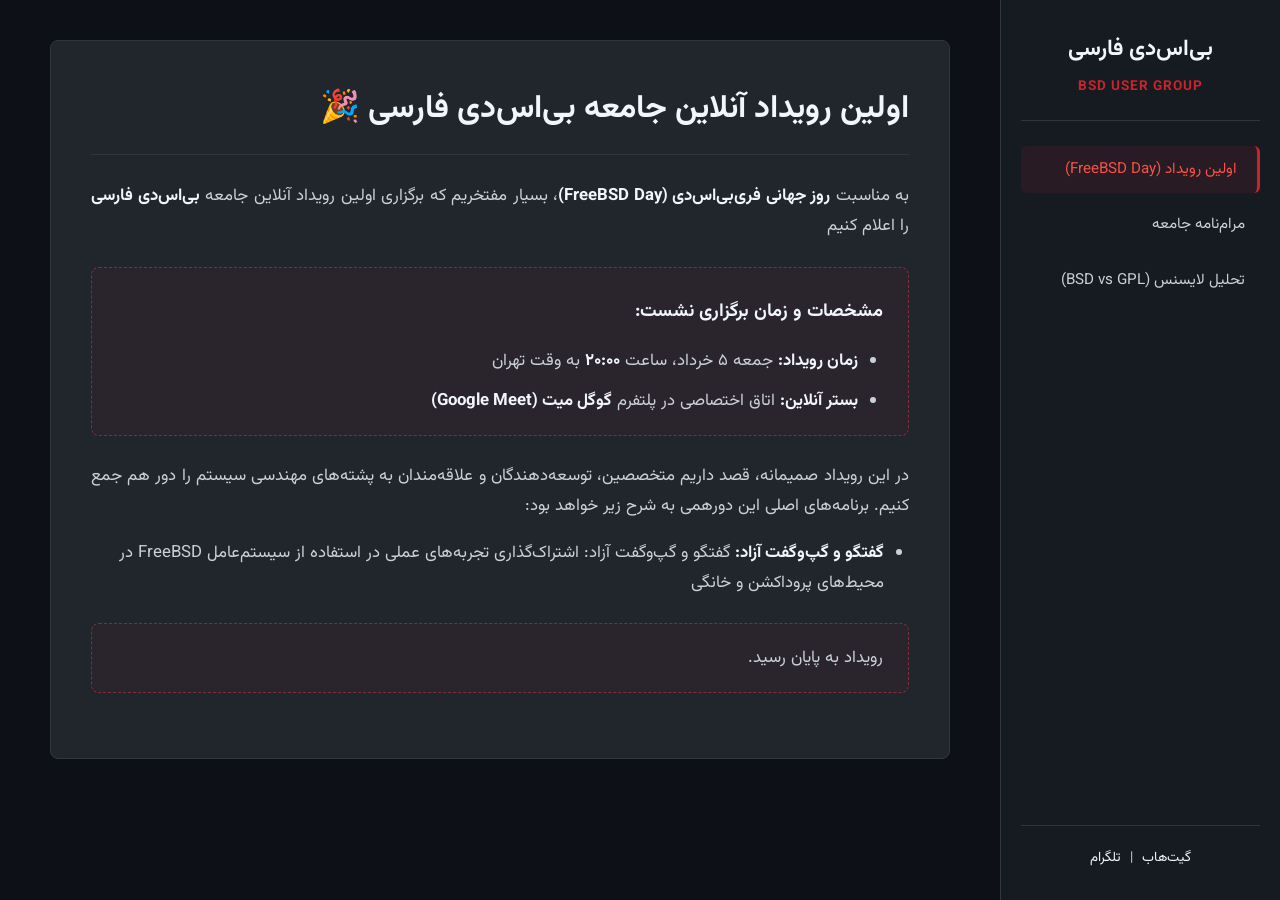
<file: first-meet/index.html>
<!DOCTYPE html>
<html lang="fa" dir="rtl">
<head>
    <meta charset="UTF-8">
    <meta name="viewport" content="width=device-width, initial-scale=1.0">
    <title>اولین رویداد (FreeBSD Day) | بی‌اس‌دی فارسی</title>
    
    <link rel="preconnect" href="https://fonts.googleapis.com">
    <link rel="preconnect" href="https://fonts.gstatic.com" crossorigin>
    <link href="https://fonts.googleapis.com/css2?family=Vazirmatn:wght@300;400;500;700;900&display=swap" rel="stylesheet">
    
    <style>
        body { background-color: #0d1117; color: #c9d1d9; font-family: 'Vazirmatn', sans-serif; margin: 0; }
        .layout-wrapper { display: flex; min-height: 100vh; }
        .sidebar { width: 280px; background-color: #161b22; padding: 20px; }
        .main-content { flex: 1; padding: 40px; }
    </style>

    
    <link rel="stylesheet" href="../css/main.css">
    
</head>
<body>

<div class="mobile-header">
    <span>بی‌اس‌دی فارسی</span>
    <button class="hamburger-btn" id="menuBtn" aria-label="Toggle Menu">☰</button>
</div>

<div class="layout-wrapper">

    <aside class="sidebar" id="sidebar">
        <div class="sidebar-header">
            <h1>بی‌اس‌دی فارسی</h1>
            <p>BSD USER GROUP</p>
        </div>
        
        <ul class="sidebar-menu">
            
            <li>
                <a href="./" class="active">
                    اولین رویداد (FreeBSD Day)
                </a>
            </li>
            
            <li>
                <a href="../rules/" class="">
                    مرام‌نامه جامعه
                </a>
            </li>
            
            <li>
                <a href="../license/" class="">
                    تحلیل لایسنس (BSD vs GPL)
                </a>
            </li>
            
        </ul>

        <div class="sidebar-footer">
            <a href="https://github.com/bsdfarsi" target="_blank">گیت‌هاب</a> | 
            <a href="https://t.me/bsdfarsi" target="_blank">تلگرام</a>
        </div>
    </aside>

    <main class="main-content">
        <article class="doc-section">
            <h1 id="_1">اولین رویداد آنلاین جامعه بی‌اس‌دی فارسی 🎉</h1>
<p>به مناسبت <strong>روز جهانی فری‌بی‌اس‌دی (FreeBSD Day)</strong>، بسیار مفتخریم که برگزاری اولین رویداد آنلاین جامعه <strong>بی‌اس‌دی فارسی</strong> را اعلام کنیم</p>
<blockquote>
<h3 id="_2">مشخصات و زمان برگزاری نشست:</h3>
<ul>
<li><strong>زمان رویداد:</strong> جمعه ۵ خرداد، ساعت <strong>۲۰:۰۰</strong> به وقت تهران</li>
<li><strong>بستر آنلاین:</strong> اتاق اختصاصی در پلتفرم <strong>گوگل میت (Google Meet)</strong></li>
</ul>
</blockquote>
<p>در این رویداد صمیمانه، قصد داریم متخصصین، توسعه‌دهندگان و علاقه‌مندان به پشته‌های مهندسی سیستم را دور هم جمع کنیم. برنامه‌های اصلی این دورهمی به شرح زیر خواهد بود: </p>
<ul>
<li><strong>گفتگو و گپ‌وگفت آزاد:</strong> گفتگو و گپ‌وگفت آزاد: اشتراک‌گذاری تجربه‌های عملی در استفاده از سیستم‌عامل FreeBSD در محیط‌های پروداکشن و خانگی</li>
</ul>
<blockquote>
<p>رویداد به پایان رسید.</p>
</blockquote>
        </article>
    </main>

</div>

<script>
    const menuBtn = document.getElementById('menuBtn');
    const sidebar = document.getElementById('sidebar');
    const menuLinks = document.querySelectorAll('.sidebar-menu a');

    if (menuBtn && sidebar) {
        menuBtn.addEventListener('click', () => {
            sidebar.classList.toggle('open');
            menuBtn.textContent = sidebar.classList.contains('open') ? '✕' : '☰';
        });

        menuLinks.forEach(link => {
            link.addEventListener('click', () => {
                sidebar.classList.remove('open');
                menuBtn.textContent = '☰';
            });
        });
    }
</script>

</body>
</html>
</file>
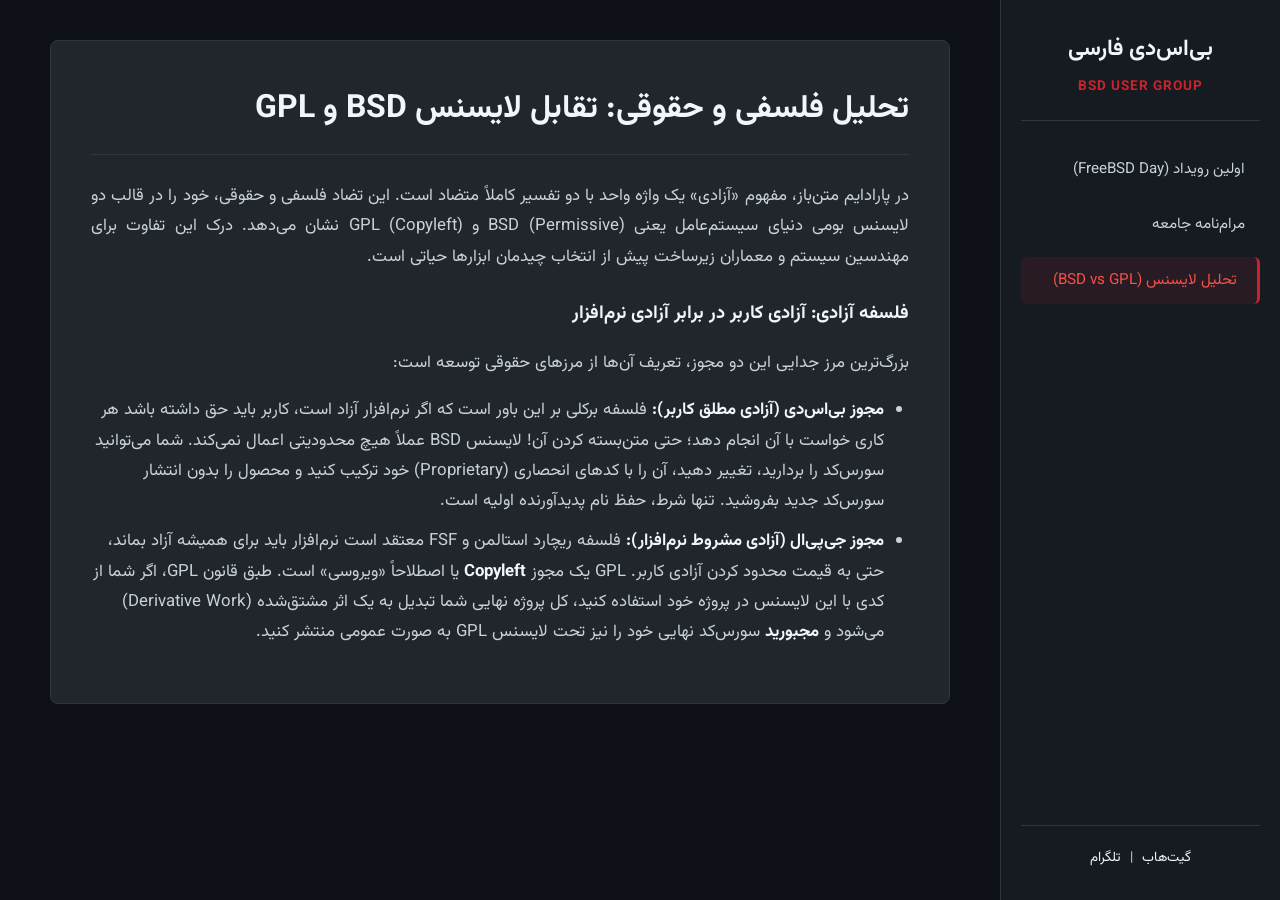
<file: license/index.html>
<!DOCTYPE html>
<html lang="fa" dir="rtl">
<head>
    <meta charset="UTF-8">
    <meta name="viewport" content="width=device-width, initial-scale=1.0">
    <title>تحلیل لایسنس (BSD vs GPL) | بی‌اس‌دی فارسی</title>
    
    <link rel="preconnect" href="https://fonts.googleapis.com">
    <link rel="preconnect" href="https://fonts.gstatic.com" crossorigin>
    <link href="https://fonts.googleapis.com/css2?family=Vazirmatn:wght@300;400;500;700;900&display=swap" rel="stylesheet">
    
    <style>
        body { background-color: #0d1117; color: #c9d1d9; font-family: 'Vazirmatn', sans-serif; margin: 0; }
        .layout-wrapper { display: flex; min-height: 100vh; }
        .sidebar { width: 280px; background-color: #161b22; padding: 20px; }
        .main-content { flex: 1; padding: 40px; }
    </style>

    
    <link rel="stylesheet" href="../css/main.css">
    
</head>
<body>

<div class="mobile-header">
    <span>بی‌اس‌دی فارسی</span>
    <button class="hamburger-btn" id="menuBtn" aria-label="Toggle Menu">☰</button>
</div>

<div class="layout-wrapper">

    <aside class="sidebar" id="sidebar">
        <div class="sidebar-header">
            <h1>بی‌اس‌دی فارسی</h1>
            <p>BSD USER GROUP</p>
        </div>
        
        <ul class="sidebar-menu">
            
            <li>
                <a href="../first-meet/" class="">
                    اولین رویداد (FreeBSD Day)
                </a>
            </li>
            
            <li>
                <a href="../rules/" class="">
                    مرام‌نامه جامعه
                </a>
            </li>
            
            <li>
                <a href="./" class="active">
                    تحلیل لایسنس (BSD vs GPL)
                </a>
            </li>
            
        </ul>

        <div class="sidebar-footer">
            <a href="https://github.com/bsdfarsi" target="_blank">گیت‌هاب</a> | 
            <a href="https://t.me/bsdfarsi" target="_blank">تلگرام</a>
        </div>
    </aside>

    <main class="main-content">
        <article class="doc-section">
            <h1 id="bsd-gpl">تحلیل فلسفی و حقوقی: تقابل لایسنس BSD و GPL</h1>
<p>در پارادایم متن‌باز، مفهوم «آزادی» یک واژه واحد با دو تفسیر کاملاً متضاد است. این تضاد فلسفی و حقوقی، خود را در قالب دو لایسنس بومی دنیای سیستم‌عامل یعنی BSD (Permissive) و GPL (Copyleft) نشان می‌دهد. درک این تفاوت برای مهندسین سیستم و معماران زیرساخت پیش از انتخاب چیدمان ابزارها حیاتی است.</p>
<h3 id="_1">فلسفه آزادی: آزادی کاربر در برابر آزادی نرم‌افزار</h3>
<p>بزرگ‌ترین مرز جدایی این دو مجوز، تعریف آن‌ها از مرزهای حقوقی توسعه است:</p>
<ul>
<li><strong>مجوز بی‌اس‌دی (آزادی مطلق کاربر):</strong> فلسفه برکلی بر این باور است که اگر نرم‌افزار آزاد است، کاربر باید حق داشته باشد هر کاری خواست با آن انجام دهد؛ حتی متن‌بسته کردن آن! لایسنس BSD عملاً هیچ محدودیتی اعمال نمی‌کند. شما می‌توانید سورس‌کد را بردارید، تغییر دهید، آن را با کدهای انحصاری (Proprietary) خود ترکیب کنید و محصول را بدون انتشار سورس‌کد جدید بفروشید. تنها شرط، حفظ نام پدیدآورنده اولیه است.</li>
<li><strong>مجوز جی‌پی‌ال (آزادی مشروط نرم‌افزار):</strong> فلسفه ریچارد استالمن و FSF معتقد است نرم‌افزار باید برای همیشه آزاد بماند، حتی به قیمت محدود کردن آزادی کاربر. GPL یک مجوز <strong>Copyleft</strong> یا اصطلاحاً «ویروسی» است. طبق قانون GPL، اگر شما از کدی با این لایسنس در پروژه خود استفاده کنید، کل پروژه نهایی شما تبدیل به یک اثر مشتق‌شده (Derivative Work) می‌شود و <strong>مجبورید</strong> سورس‌کد نهایی خود را نیز تحت لایسنس GPL به صورت عمومی منتشر کنید.</li>
</ul>
        </article>
    </main>

</div>

<script>
    const menuBtn = document.getElementById('menuBtn');
    const sidebar = document.getElementById('sidebar');
    const menuLinks = document.querySelectorAll('.sidebar-menu a');

    if (menuBtn && sidebar) {
        menuBtn.addEventListener('click', () => {
            sidebar.classList.toggle('open');
            menuBtn.textContent = sidebar.classList.contains('open') ? '✕' : '☰';
        });

        menuLinks.forEach(link => {
            link.addEventListener('click', () => {
                sidebar.classList.remove('open');
                menuBtn.textContent = '☰';
            });
        });
    }
</script>

</body>
</html>
</file>
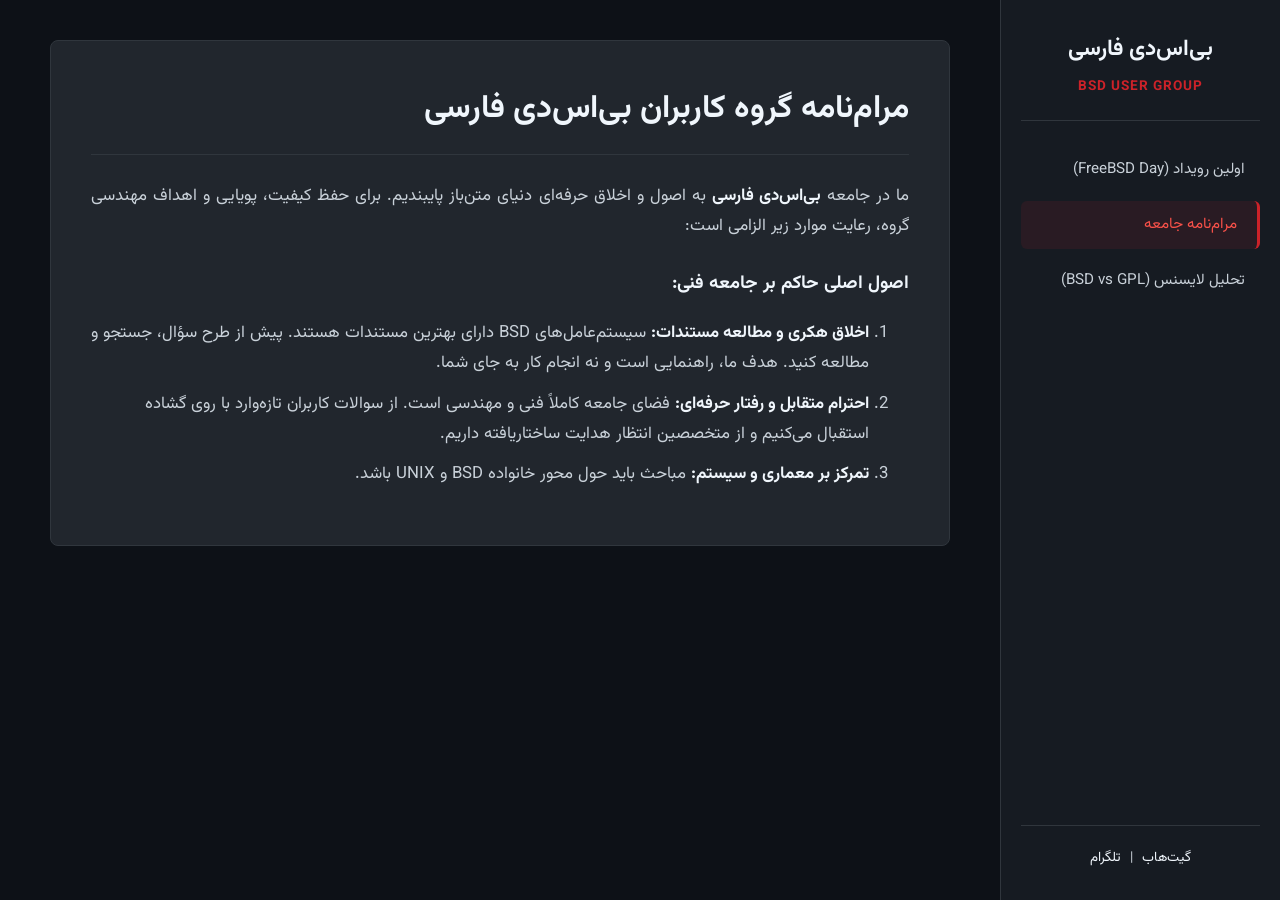
<file: rules/index.html>
<!DOCTYPE html>
<html lang="fa" dir="rtl">
<head>
    <meta charset="UTF-8">
    <meta name="viewport" content="width=device-width, initial-scale=1.0">
    <title>مرام‌نامه جامعه | بی‌اس‌دی فارسی</title>
    
    <link rel="preconnect" href="https://fonts.googleapis.com">
    <link rel="preconnect" href="https://fonts.gstatic.com" crossorigin>
    <link href="https://fonts.googleapis.com/css2?family=Vazirmatn:wght@300;400;500;700;900&display=swap" rel="stylesheet">
    
    <style>
        body { background-color: #0d1117; color: #c9d1d9; font-family: 'Vazirmatn', sans-serif; margin: 0; }
        .layout-wrapper { display: flex; min-height: 100vh; }
        .sidebar { width: 280px; background-color: #161b22; padding: 20px; }
        .main-content { flex: 1; padding: 40px; }
    </style>

    
    <link rel="stylesheet" href="../css/main.css">
    
</head>
<body>

<div class="mobile-header">
    <span>بی‌اس‌دی فارسی</span>
    <button class="hamburger-btn" id="menuBtn" aria-label="Toggle Menu">☰</button>
</div>

<div class="layout-wrapper">

    <aside class="sidebar" id="sidebar">
        <div class="sidebar-header">
            <h1>بی‌اس‌دی فارسی</h1>
            <p>BSD USER GROUP</p>
        </div>
        
        <ul class="sidebar-menu">
            
            <li>
                <a href="../first-meet/" class="">
                    اولین رویداد (FreeBSD Day)
                </a>
            </li>
            
            <li>
                <a href="./" class="active">
                    مرام‌نامه جامعه
                </a>
            </li>
            
            <li>
                <a href="../license/" class="">
                    تحلیل لایسنس (BSD vs GPL)
                </a>
            </li>
            
        </ul>

        <div class="sidebar-footer">
            <a href="https://github.com/bsdfarsi" target="_blank">گیت‌هاب</a> | 
            <a href="https://t.me/bsdfarsi" target="_blank">تلگرام</a>
        </div>
    </aside>

    <main class="main-content">
        <article class="doc-section">
            <h1 id="_1">مرام‌نامه گروه کاربران بی‌اس‌دی فارسی</h1>
<p>ما در جامعه <strong>بی‌اس‌دی فارسی</strong> به اصول و اخلاق حرفه‌ای دنیای متن‌باز پایبندیم. برای حفظ کیفیت، پویایی و اهداف مهندسی گروه، رعایت موارد زیر الزامی است:</p>
<h3 id="_2">اصول اصلی حاکم بر جامعه فنی:</h3>
<ol>
<li><strong>اخلاق هکری و مطالعه مستندات:</strong> سیستم‌عامل‌های BSD دارای بهترین مستندات هستند. پیش از طرح سؤال، جستجو و مطالعه کنید. هدف ما، راهنمایی است و نه انجام کار به جای شما.</li>
<li><strong>احترام متقابل و رفتار حرفه‌ای:</strong> فضای جامعه کاملاً فنی و مهندسی است. از سوالات کاربران تازه‌وارد با روی گشاده استقبال می‌کنیم و از متخصصین انتظار هدایت ساختاریافته داریم.</li>
<li><strong>تمرکز بر معماری و سیستم:</strong> مباحث باید حول محور خانواده BSD و UNIX باشد.</li>
</ol>
        </article>
    </main>

</div>

<script>
    const menuBtn = document.getElementById('menuBtn');
    const sidebar = document.getElementById('sidebar');
    const menuLinks = document.querySelectorAll('.sidebar-menu a');

    if (menuBtn && sidebar) {
        menuBtn.addEventListener('click', () => {
            sidebar.classList.toggle('open');
            menuBtn.textContent = sidebar.classList.contains('open') ? '✕' : '☰';
        });

        menuLinks.forEach(link => {
            link.addEventListener('click', () => {
                sidebar.classList.remove('open');
                menuBtn.textContent = '☰';
            });
        });
    }
</script>

</body>
</html>
</file>
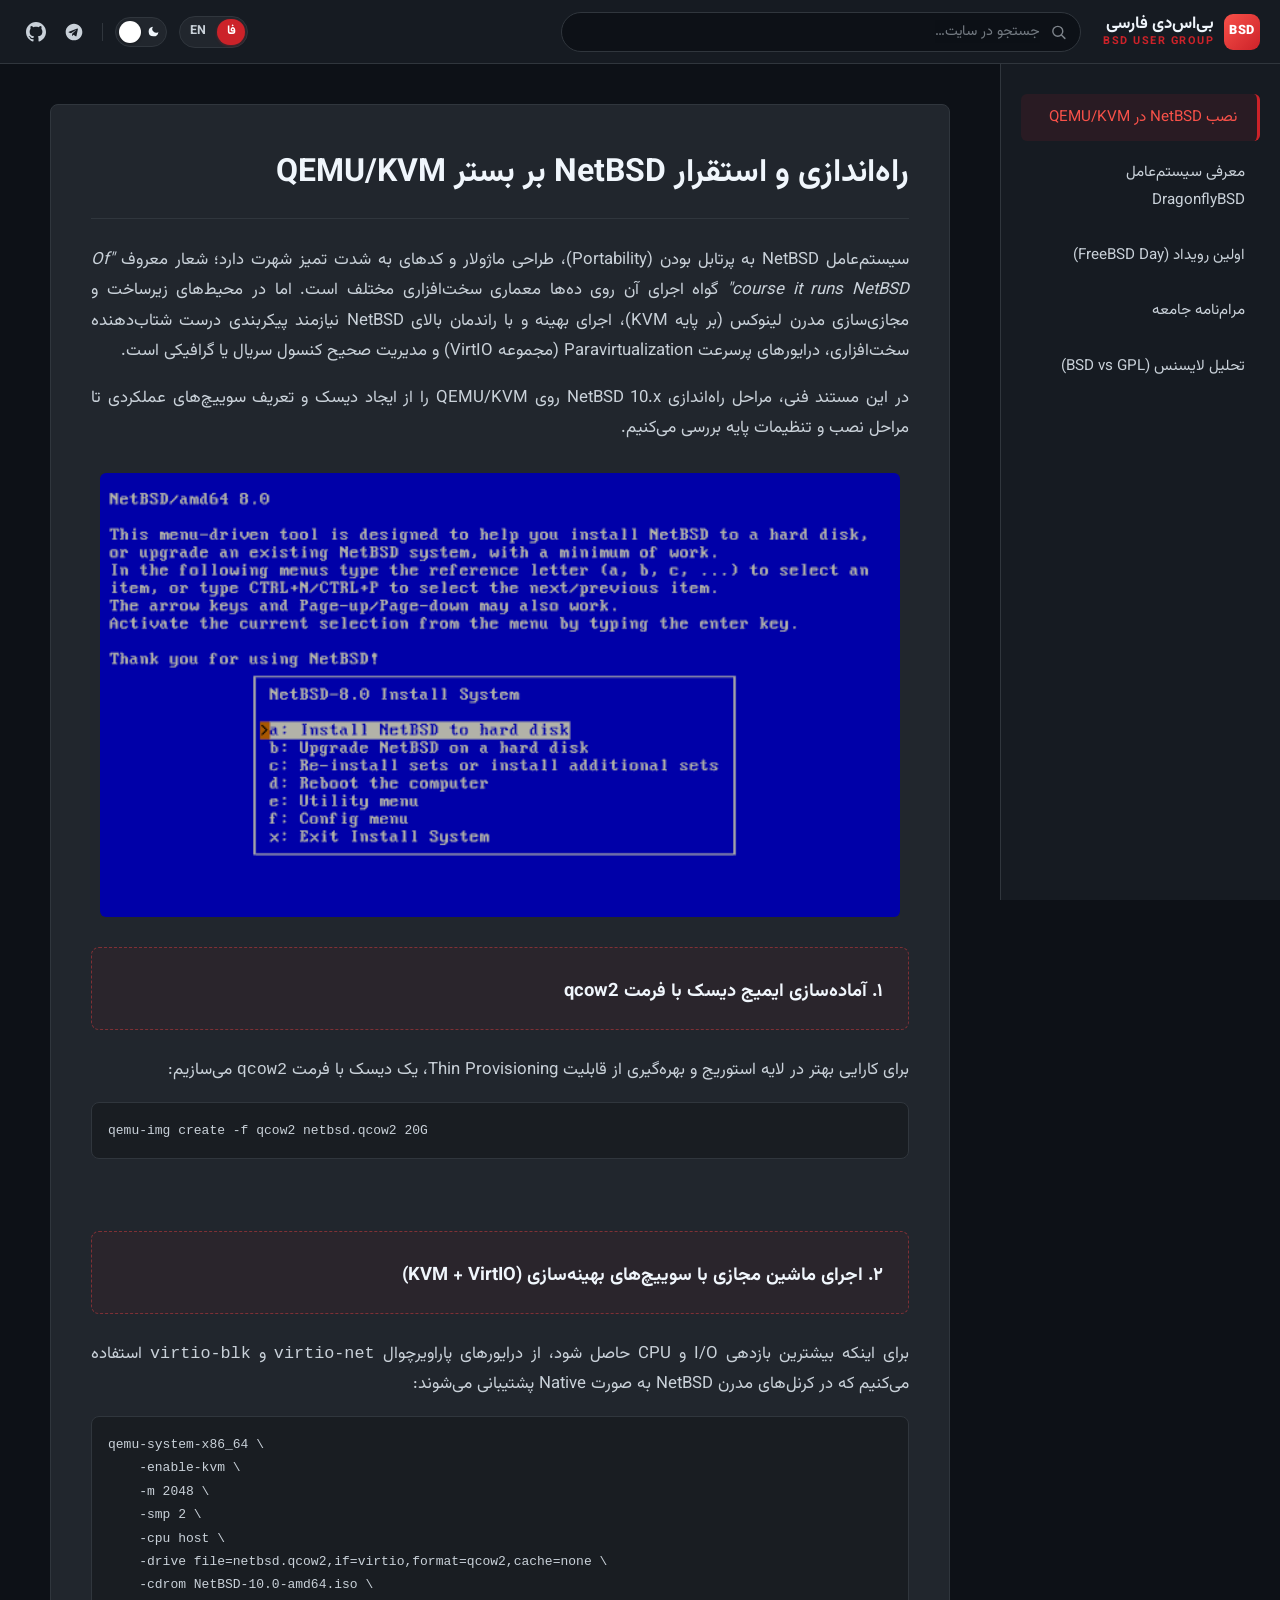
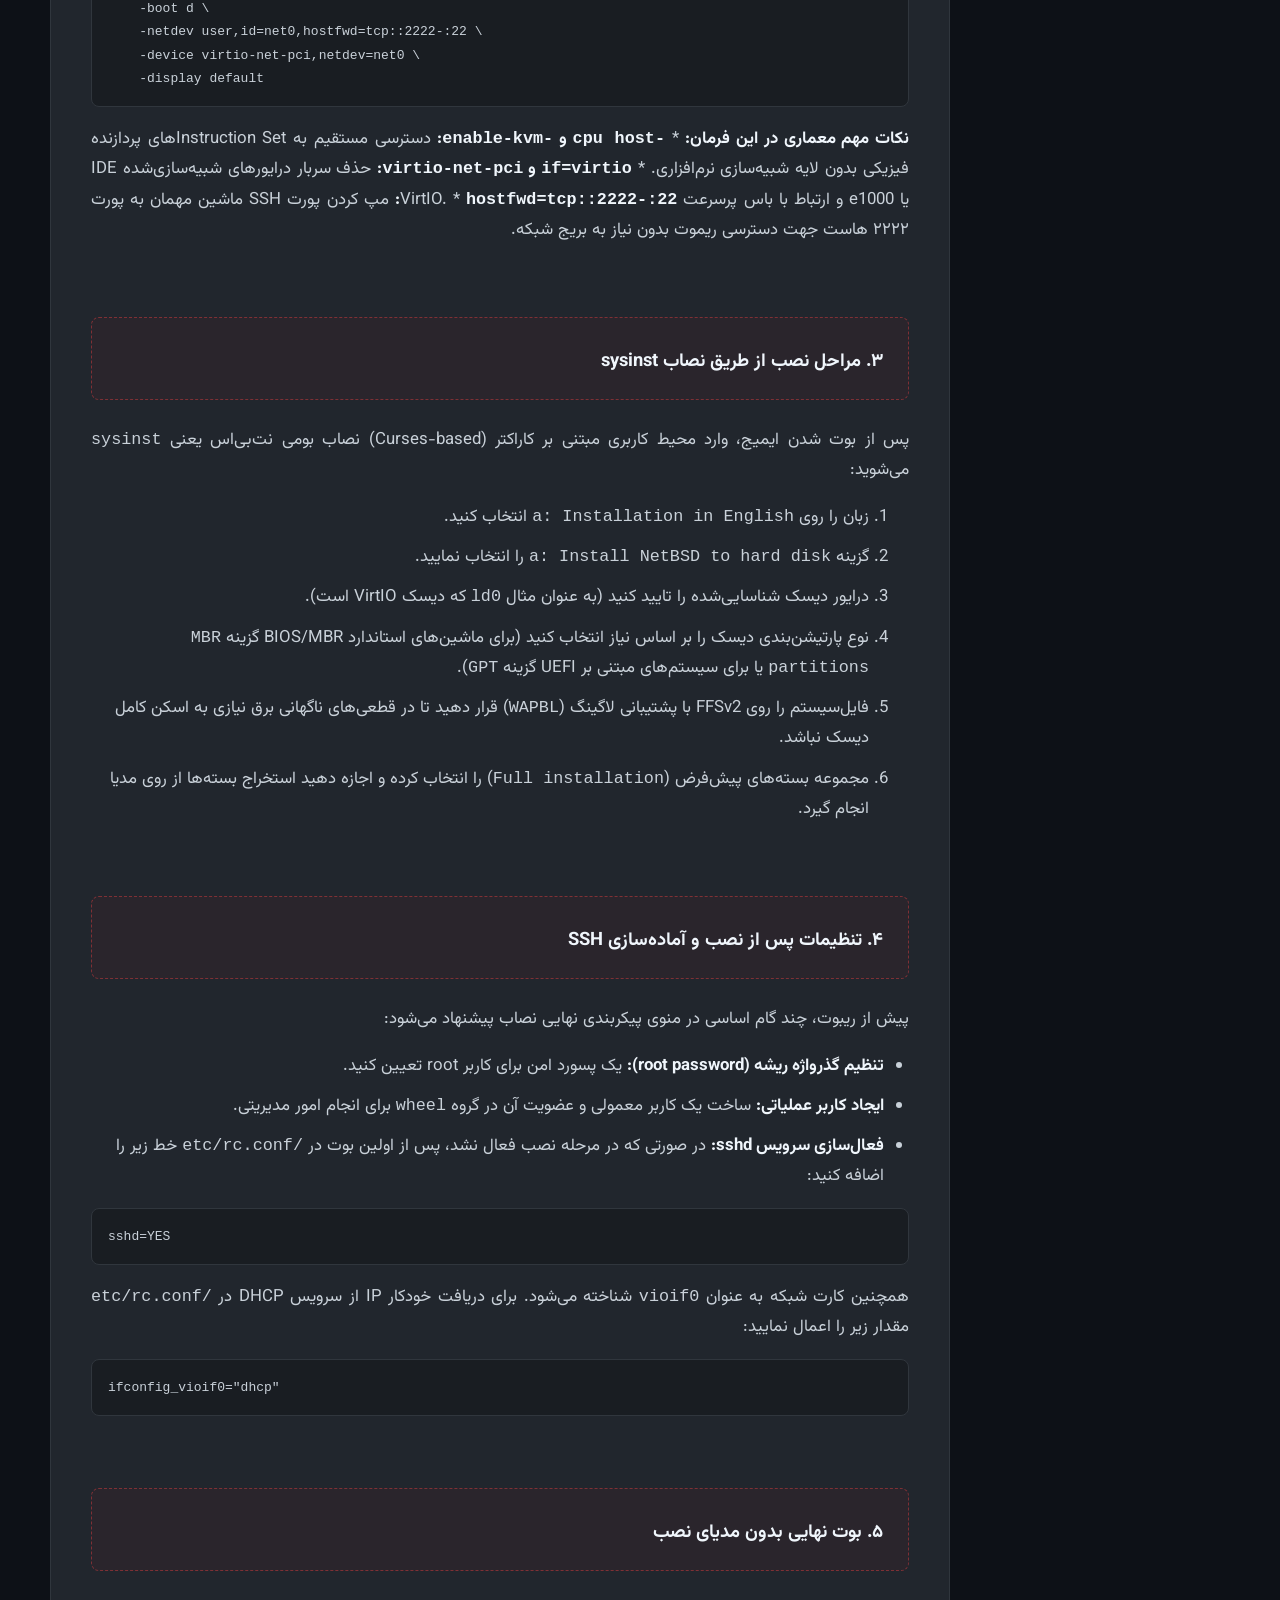
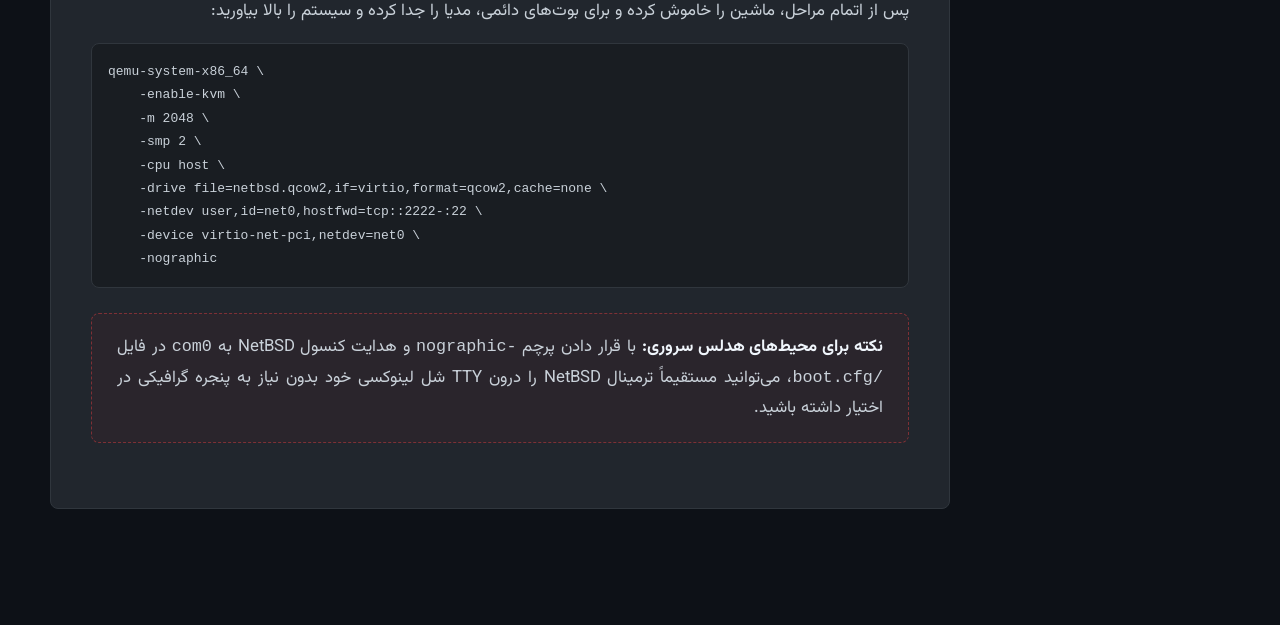
<file: site/index.html>
<!DOCTYPE html>
<html lang="fa" dir="rtl">
<head>
    <meta charset="UTF-8">
    <meta name="viewport" content="width=device-width, initial-scale=1.0">
    <title>نصب NetBSD در QEMU/KVM | بی‌اس‌دی فارسی</title>
    
    <link rel="preconnect" href="https://fonts.googleapis.com">
    <link rel="preconnect" href="https://fonts.gstatic.com" crossorigin>
    <link href="https://fonts.googleapis.com/css2?family=Vazirmatn:wght@300;400;500;700;900&display=swap" rel="stylesheet">
    
    <style>
        body { font-family: 'Vazirmatn', sans-serif; margin: 0; }
        .layout-wrapper { display: flex; min-height: 100vh; }
    </style>

    
    <link rel="stylesheet" href="css/main.css">
    
</head>
<script>
    // Theme initialization (at the top to prevent flicker)
    (function() {
        const currentTheme = localStorage.getItem('theme') || 'dark';
        document.documentElement.setAttribute('data-theme', currentTheme);
    })();
</script>
<body>

<header class="site-header" id="siteHeader">
    <div class="header-inner">

        <button class="hamburger-btn" id="menuBtn" aria-label="Toggle Menu" aria-controls="sidebar" aria-expanded="false">
            <span class="hamburger-icon" aria-hidden="true">
                <span class="bar"></span>
                <span class="bar"></span>
                <span class="bar"></span>
            </span>
        </button>

        <a class="site-brand" href="./">
            <span class="brand-mark" aria-hidden="true">BSD</span>
            <span class="brand-text">
                <span class="brand-name">
                    <span class="lang-fa">بی‌اس‌دی فارسی</span>
                    <span class="lang-en">BSD Farsi</span>
                </span>
                <span class="brand-tagline">BSD USER GROUP</span>
            </span>
        </a>

        <div class="header-search" id="headerSearch"
             data-index="./search/search_index.json"
             data-base="./">
            <button type="button" class="search-mobile-toggle" id="searchMobileToggle" aria-label="جستجو در سایت / Search documentation" title="جستجو">
                <svg viewBox="0 0 24 24" width="18" height="18" fill="none" stroke="currentColor" stroke-width="2.2" stroke-linecap="round">
                    <circle cx="11" cy="11" r="7"></circle>
                    <path d="M16.5 16.5 21 21"></path>
                </svg>
            </button>
            <div class="search-bar-inner">
                <span class="search-icon" aria-hidden="true">
                    <svg viewBox="0 0 24 24" width="17" height="17" fill="none" stroke="currentColor" stroke-width="2" stroke-linecap="round">
                        <circle cx="11" cy="11" r="7"></circle>
                        <path d="M16.5 16.5 21 21"></path>
                    </svg>
                </span>
                <input type="search" class="search-input" id="siteSearch" placeholder="جستجو در سایت…"
                       aria-label="جستجو در سایت" autocomplete="off" spellcheck="false">
                <button type="button" class="search-mobile-close" id="searchMobileClose" aria-label="بستن جستجو / Close search">
                    <svg viewBox="0 0 24 24" width="18" height="18" fill="none" stroke="currentColor" stroke-width="2.2" stroke-linecap="round" stroke-linejoin="round">
                        <line x1="18" y1="6" x2="6" y2="18"></line>
                        <line x1="6" y1="6" x2="18" y2="18"></line>
                    </svg>
                </button>
            </div>
            <div class="search-results" id="searchResults"></div>
        </div>

        <div class="header-actions">
            <div class="lang-toggle" role="group" aria-label="انتخاب زبان / Language selection">
                <button type="button" class="lang-btn active" data-lang="fa" id="langFa" aria-pressed="true" title="فارسی">فا</button>
                <button type="button" class="lang-btn" data-lang="en" id="langEn" aria-pressed="false" title="English">EN</button>
            </div>
            <div class="theme-toggle">
                <label class="switch" for="theme-switch" aria-label="تغییر پوسته تاریک و روشن">
                    <input type="checkbox" id="theme-switch">
                    <span class="slider">
                        <svg class="icon icon-sun" width="13" height="13" viewBox="0 0 24 24" fill="none" stroke="currentColor" stroke-width="2.2" stroke-linecap="round" stroke-linejoin="round" aria-hidden="true">
                            <circle cx="12" cy="12" r="5"></circle>
                            <line x1="12" y1="1" x2="12" y2="3"></line>
                            <line x1="12" y1="21" x2="12" y2="23"></line>
                            <line x1="4.22" y1="4.22" x2="5.64" y2="5.64"></line>
                            <line x1="18.36" y1="18.36" x2="19.78" y2="19.78"></line>
                            <line x1="1" y1="12" x2="3" y2="12"></line>
                            <line x1="21" y1="12" x2="23" y2="12"></line>
                            <line x1="4.22" y1="19.78" x2="5.64" y2="18.36"></line>
                            <line x1="18.36" y1="5.64" x2="19.78" y2="4.22"></line>
                        </svg>
                        <svg class="icon icon-moon" width="13" height="13" viewBox="0 0 24 24" fill="currentColor" aria-hidden="true">
                            <path d="M21 12.79A9 9 0 1 1 11.21 3 7 7 0 0 0 21 12.79z"></path>
                        </svg>
                    </span>
                </label>
            </div>
            <div class="header-separator" aria-hidden="true"></div>
            <div class="header-socials">
                <a class="header-link" href="https://t.me/bsdfarsi" target="_blank" rel="noopener" aria-label="کانال تلگرام بی‌اس‌دی فارسی">
                    <svg class="social-icon" width="20" height="20" viewBox="0 0 24 24" fill="currentColor">
                        <path d="M12 2C6.48 2 2 6.48 2 12s4.48 10 10 10 10-4.48 10-10S17.52 2 12 2zm4.64 6.8-1.68 7.92c-.12.58-.47.72-.96.45l-2.6-1.92-1.25 1.21c-.14.14-.26.26-.53.26l.19-2.65 4.82-4.35c.21-.19-.05-.29-.32-.11l-5.96 3.75-2.57-.8c-.56-.17-.57-.56.12-.83l10.05-3.87c.47-.17.88.11.73.94z"/>
                    </svg>
                </a>
                <a class="header-link" href="https://github.com/bsdfarsi" target="_blank" rel="noopener" aria-label="گیت‌هاب بی‌اس‌دی فارسی">
                    <svg class="social-icon" width="20" height="20" viewBox="0 0 24 24" fill="currentColor">
                        <path d="M12 0c-6.626 0-12 5.373-12 12 0 5.302 3.438 9.8 8.207 11.387.599.111.793-.261.793-.577v-2.234c-3.338.726-4.033-1.416-4.033-1.416-.546-1.387-1.333-1.756-1.333-1.756-1.089-.745.083-.729.083-.729 1.205.084 1.839 1.237 1.839 1.237 1.07 1.834 2.807 1.304 3.492.997.107-.775.418-1.305.762-1.604-2.665-.305-5.467-1.334-5.467-5.931 0-1.311.469-2.381 1.236-3.221-.124-.303-.535-1.524.117-3.176 0 0 1.008-.322 3.301 1.23.957-.266 1.983-.399 3.003-.404 1.02.005 2.047.138 3.006.404 2.291-1.552 3.297-1.23 3.297-1.23.653 1.653.242 2.874.118 3.176.77.84 1.235 1.911 1.235 3.221 0 4.609-2.807 5.624-5.479 5.921.43.372.823 1.102.823 2.222v3.293c0 .319.192.694.801.576 4.765-1.589 8.199-6.086 8.199-11.386 0-6.627-5.373-12-12-12z"/>
                    </svg>
                </a>
            </div>
        </div>

    </div>
</header>

<div class="layout-wrapper">

    <aside class="sidebar" id="sidebar">
        <ul class="sidebar-menu">
            
            <li>
                <a href="." class="active">
                    <span class="lang-fa">نصب NetBSD در QEMU/KVM</span>
                    <span class="lang-en">
                        Deploying NetBSD on QEMU/KVM
                    </span>
                </a>
            </li>
            
            <li>
                <a href="dragonflybsd/" class="">
                    <span class="lang-fa">معرفی سیستم‌عامل DragonflyBSD</span>
                    <span class="lang-en">
                        Introduction to DragonFly BSD
                        
                    </span>
                </a>
            </li>
            
            <li>
                <a href="freebsd-day/" class="">
                    <span class="lang-fa">اولین رویداد (FreeBSD Day)</span>
                    <span class="lang-en">
                        First Online Event (FreeBSD Day)
                        
                    </span>
                </a>
            </li>
            
            <li>
                <a href="rules/" class="">
                    <span class="lang-fa">مرام‌نامه جامعه</span>
                    <span class="lang-en">
                        Community Code of Conduct
                        
                    </span>
                </a>
            </li>
            
            <li>
                <a href="license/" class="">
                    <span class="lang-fa">تحلیل لایسنس (BSD vs GPL)</span>
                    <span class="lang-en">
                        License Analysis (BSD vs GPL)
                        
                    </span>
                </a>
            </li>
            
        </ul>

        <div class="sidebar-footer">
            <a href="https://github.com/bsdfarsi" target="_blank" rel="noopener" class="sidebar-social-btn" aria-label="GitHub">
                <svg class="social-icon" width="20" height="20" viewBox="0 0 24 24" fill="currentColor">
                    <path d="M12 0c-6.626 0-12 5.373-12 12 0 5.302 3.438 9.8 8.207 11.387.599.111.793-.261.793-.577v-2.234c-3.338.726-4.033-1.416-4.033-1.416-.546-1.387-1.333-1.756-1.333-1.756-1.089-.745.083-.729.083-.729 1.205.084 1.839 1.237 1.839 1.237 1.07 1.834 2.807 1.304 3.492.997.107-.775.418-1.305.762-1.604-2.665-.305-5.467-1.334-5.467-5.931 0-1.311.469-2.381 1.236-3.221-.124-.303-.535-1.524.117-3.176 0 0 1.008-.322 3.301 1.23.957-.266 1.983-.399 3.003-.404 1.02.005 2.047.138 3.006.404 2.291-1.552 3.297-1.23 3.297-1.23.653 1.653.242 2.874.118 3.176.77.84 1.235 1.911 1.235 3.221 0 4.609-2.807 5.624-5.479 5.921.43.372.823 1.102.823 2.222v3.293c0 .319.192.694.801.576 4.765-1.589 8.199-6.086 8.199-11.386 0-6.627-5.373-12-12-12z"/>
                </svg>
                <span class="lang-fa">گیت‌هاب</span>
                <span class="lang-en">GitHub</span>
            </a>
            <a href="https://t.me/bsdfarsi" target="_blank" rel="noopener" class="sidebar-social-btn" aria-label="Telegram">
                <svg class="social-icon" width="20" height="20" viewBox="0 0 24 24" fill="currentColor">
                    <path d="M12 2C6.48 2 2 6.48 2 12s4.48 10 10 10 10-4.48 10-10S17.52 2 12 2zm4.64 6.8-1.68 7.92c-.12.58-.47.72-.96.45l-2.6-1.92-1.25 1.21c-.14.14-.26.26-.53.26l.19-2.65 4.82-4.35c.21-.19-.05-.29-.32-.11l-5.96 3.75-2.57-.8c-.56-.17-.57-.56.12-.83l10.05-3.87c.47-.17.88.11.73.94z"/>
                </svg>
                <span class="lang-fa">تلگرام</span>
                <span class="lang-en">Telegram</span>
            </a>
        </div>
    </aside>

    <div class="sidebar-backdrop" id="sidebarBackdrop" aria-hidden="true"></div>

    <main class="main-content">
        <article class="doc-section">
            <div class="lang-fa">
<h1 id="netbsd-qemukvm">راه‌اندازی و استقرار NetBSD بر بستر QEMU/KVM</h1>
<p>سیستم‌عامل NetBSD به پرتابل بودن (Portability)، طراحی ماژولار و کدهای به شدت تمیز شهرت دارد؛ شعار معروف <em>"Of course it runs NetBSD"</em> گواه اجرای آن روی ده‌ها معماری سخت‌افزاری مختلف است. اما در محیط‌های زیرساخت و مجازی‌سازی مدرن لینوکس (بر پایه KVM)، اجرای بهینه و با راندمان بالای NetBSD نیازمند پیکربندی درست شتاب‌دهنده سخت‌افزاری، درایورهای پرسرعت Paravirtualization (مجموعه VirtIO) و مدیریت صحیح کنسول سریال یا گرافیکی است.</p>
<p>در این مستند فنی، مراحل راه‌اندازی NetBSD 10.x روی QEMU/KVM را از ایجاد دیسک و تعریف سوییچ‌های عملکردی تا مراحل نصب و تنظیمات پایه بررسی می‌کنیم.</p>
<p><img src="images/netbsd.png" alt="NetBSD QEMU Installation" style="width: 100%; max-width: 800px;"></p>
<blockquote>
<h3 id="qcow2">۱. آماده‌سازی ایمیج دیسک با فرمت qcow2</h3>
</blockquote>
<p>برای کارایی بهتر در لایه استوریج و بهره‌گیری از قابلیت Thin Provisioning، یک دیسک با فرمت <code>qcow2</code> می‌سازیم:</p>
<pre><code class="language-bash">qemu-img create -f qcow2 netbsd.qcow2 20G
</code></pre>
<p><br></p>
<blockquote>
<h3 id="kvm-virtio">۲. اجرای ماشین مجازی با سوییچ‌های بهینه‌سازی (KVM + VirtIO)</h3>
</blockquote>
<p>برای اینکه بیشترین بازدهی I/O و CPU حاصل شود، از درایورهای پاراویرچوال <code>virtio-net</code> و <code>virtio-blk</code> استفاده می‌کنیم که در کرنل‌های مدرن NetBSD به صورت Native پشتیبانی می‌شوند:</p>
<pre><code class="language-bash">qemu-system-x86_64 \
    -enable-kvm \
    -m 2048 \
    -smp 2 \
    -cpu host \
    -drive file=netbsd.qcow2,if=virtio,format=qcow2,cache=none \
    -cdrom NetBSD-10.0-amd64.iso \
    -boot d \
    -netdev user,id=net0,hostfwd=tcp::2222-:22 \
    -device virtio-net-pci,netdev=net0 \
    -display default
</code></pre>
<p><strong>نکات مهم معماری در این فرمان:</strong>
* <strong><code>-cpu host</code> و <code>-enable-kvm</code>:</strong> دسترسی مستقیم به Instruction Setهای پردازنده فیزیکی بدون لایه شبیه‌سازی نرم‌افزاری.
* <strong><code>if=virtio</code> و <code>virtio-net-pci</code>:</strong> حذف سربار درایورهای شبیه‌سازی‌شده IDE یا e1000 و ارتباط با باس پرسرعت VirtIO.
* <strong><code>hostfwd=tcp::2222-:22</code>:</strong> مپ کردن پورت SSH ماشین مهمان به پورت ۲۲۲۲ هاست جهت دسترسی ریموت بدون نیاز به بریج شبکه.</p>
<p><br></p>
<blockquote>
<h3 id="sysinst">۳. مراحل نصب از طریق نصاب sysinst</h3>
</blockquote>
<p>پس از بوت شدن ایمیج، وارد محیط کاربری مبتنی بر کاراکتر (Curses-based) نصاب بومی نت‌بی‌اس یعنی <code>sysinst</code> می‌شوید:</p>
<ol>
<li>زبان را روی <code>a: Installation in English</code> انتخاب کنید.</li>
<li>گزینه <code>a: Install NetBSD to hard disk</code> را انتخاب نمایید.</li>
<li>درایور دیسک شناسایی‌شده را تایید کنید (به عنوان مثال <code>ld0</code> که دیسک VirtIO است).</li>
<li>نوع پارتیشن‌بندی دیسک را بر اساس نیاز انتخاب کنید (برای ماشین‌های استاندارد BIOS/MBR گزینه <code>MBR partitions</code> یا برای سیستم‌های مبتنی بر UEFI گزینه <code>GPT</code>).</li>
<li>فایل‌سیستم را روی FFSv2 با پشتیبانی لاگینگ (<code>WAPBL</code>) قرار دهید تا در قطعی‌های ناگهانی برق نیازی به اسکن کامل دیسک نباشد.</li>
<li>مجموعه بسته‌های پیش‌فرض (<code>Full installation</code>) را انتخاب کرده و اجازه دهید استخراج بسته‌ها از روی مدیا انجام گیرد.</li>
</ol>
<p><br></p>
<blockquote>
<h3 id="ssh">۴. تنظیمات پس از نصب و آماده‌سازی SSH</h3>
</blockquote>
<p>پیش از ریبوت، چند گام اساسی در منوی پیکربندی نهایی نصاب پیشنهاد می‌شود:</p>
<ul>
<li><strong>تنظیم گذرواژه ریشه (root password):</strong> یک پسورد امن برای کاربر root تعیین کنید.</li>
<li><strong>ایجاد کاربر عملیاتی:</strong> ساخت یک کاربر معمولی و عضویت آن در گروه <code>wheel</code> برای انجام امور مدیریتی.</li>
<li><strong>فعال‌سازی سرویس sshd:</strong> در صورتی که در مرحله نصب فعال نشد، پس از اولین بوت در <code>/etc/rc.conf</code> خط زیر را اضافه کنید:</li>
</ul>
<pre><code class="language-sh">sshd=YES
</code></pre>
<p>همچنین کارت شبکه به عنوان <code>vioif0</code> شناخته می‌شود. برای دریافت خودکار IP از سرویس DHCP در <code>/etc/rc.conf</code> مقدار زیر را اعمال نمایید:</p>
<pre><code class="language-sh">ifconfig_vioif0=&quot;dhcp&quot;
</code></pre>
<p><br></p>
<blockquote>
<h3 id="_1">۵. بوت نهایی بدون مدیای نصب</h3>
</blockquote>
<p>پس از اتمام مراحل، ماشین را خاموش کرده و برای بوت‌های دائمی، مدیا را جدا کرده و سیستم را بالا بیاورید:</p>
<pre><code class="language-bash">qemu-system-x86_64 \
    -enable-kvm \
    -m 2048 \
    -smp 2 \
    -cpu host \
    -drive file=netbsd.qcow2,if=virtio,format=qcow2,cache=none \
    -netdev user,id=net0,hostfwd=tcp::2222-:22 \
    -device virtio-net-pci,netdev=net0 \
    -nographic
</code></pre>
<blockquote>
<p><strong>نکته برای محیط‌های هدلس سروری:</strong> با قرار دادن پرچم <code>-nographic</code> و هدایت کنسول NetBSD به <code>com0</code> در فایل <code>/boot.cfg</code>، می‌توانید مستقیماً ترمینال NetBSD را درون TTY شل لینوکسی خود بدون نیاز به پنجره گرافیکی در اختیار داشته باشید.</p>
</blockquote>
</div>
<div class="lang-en">
<h1 id="deploying-and-running-netbsd-on-qemukvm">Deploying and Running NetBSD on QEMU/KVM</h1>
<p>The NetBSD operating system is renowned for its portability, modular design, and clean codebase; its famous slogan <em>"Of course it runs NetBSD"</em> bears testament to its ability to run across dozens of hardware architectures. In modern Linux infrastructure and virtualization environments (based on KVM), achieving optimal performance with NetBSD requires proper configuration of hardware acceleration, high-throughput paravirtualization drivers (the VirtIO suite), and appropriate serial or graphical console management.</p>
<p>In this technical guide, we walk through setting up NetBSD 10.x on QEMU/KVM—from creating disk images and configuring performance flags to completing installation and essential post-install setup.</p>
<p><img src="images/dfly.png" alt="NetBSD QEMU Installation" style="width: 100%; max-width: 800px;"></p>
<blockquote>
<h3 id="1-preparing-the-disk-image-qcow2-format">1. Preparing the Disk Image (qcow2 Format)</h3>
</blockquote>
<p>For optimal storage performance and to leverage thin provisioning capabilities, create a virtual disk in <code>qcow2</code> format:</p>
<pre><code class="language-bash">qemu-img create -f qcow2 netbsd.qcow2 20G
</code></pre>
<p><br></p>
<blockquote>
<h3 id="2-launching-the-virtual-machine-with-optimized-flags-kvm-virtio">2. Launching the Virtual Machine with Optimized Flags (KVM + VirtIO)</h3>
</blockquote>
<p>To achieve maximum I/O and CPU throughput, utilize the <code>virtio-net</code> and <code>virtio-blk</code> paravirtualized drivers, which are natively supported in modern NetBSD kernels:</p>
<pre><code class="language-bash">qemu-system-x86_64 \
    -enable-kvm \
    -m 2048 \
    -smp 2 \
    -cpu host \
    -drive file=netbsd.qcow2,if=virtio,format=qcow2,cache=none \
    -cdrom NetBSD-10.0-amd64.iso \
    -boot d \
    -netdev user,id=net0,hostfwd=tcp::2222-:22 \
    -device virtio-net-pci,netdev=net0 \
    -display default
</code></pre>
<p><strong>Key architectural flags in this command:</strong>
* <strong><code>-cpu host</code> and <code>-enable-kvm</code>:</strong> Direct pass-through of physical CPU instruction sets without software emulation overhead.
* <strong><code>if=virtio</code> and <code>virtio-net-pci</code>:</strong> Bypasses emulation layers of legacy IDE or e1000 adapters, utilizing high-speed VirtIO bus communication.
* <strong><code>hostfwd=tcp::2222-:22</code>:</strong> Forwards host port 2222 to guest SSH port 22 for convenient remote access without requiring network bridge setup.</p>
<p><br></p>
<blockquote>
<h3 id="3-installation-steps-via-sysinst">3. Installation Steps via sysinst</h3>
</blockquote>
<p>Once the ISO boots, you enter the curses-based NetBSD installer, <code>sysinst</code>:</p>
<ol>
<li>Select language: <code>a: Installation in English</code>.</li>
<li>Choose <code>a: Install NetBSD to hard disk</code>.</li>
<li>Confirm the detected disk device (typically <code>ld0</code> for the VirtIO block device).</li>
<li>Select partitioning scheme according to your firmware (<code>MBR partitions</code> for standard BIOS or <code>GPT</code> for UEFI).</li>
<li>Format the filesystem as FFSv2 with logging support enabled (<code>WAPBL</code>) to prevent lengthy fsck scans upon unexpected shutdowns.</li>
<li>Choose the default package set (<code>Full installation</code>) and proceed with extracting installation sets from the install media.</li>
</ol>
<p><br></p>
<blockquote>
<h3 id="4-post-installation-ssh-configuration">4. Post-Installation &amp; SSH Configuration</h3>
</blockquote>
<p>Before rebooting, perform these essential steps in the post-install configuration menu:</p>
<ul>
<li><strong>Set root password:</strong> Choose a strong password for administrative access.</li>
<li><strong>Add an operational user:</strong> Create an unprivileged user and add them to the <code>wheel</code> group for administrative tasks.</li>
<li><strong>Enable SSH daemon (<code>sshd</code>):</strong> If not enabled during install, append to <code>/etc/rc.conf</code>:</li>
</ul>
<pre><code class="language-sh">sshd=YES
</code></pre>
<p>The VirtIO network interface is recognized as <code>vioif0</code>. Configure dynamic IP allocation via DHCP in <code>/etc/rc.conf</code>:</p>
<pre><code class="language-sh">ifconfig_vioif0=&quot;dhcp&quot;
</code></pre>
<p><br></p>
<blockquote>
<h3 id="5-final-boot-without-installation-media">5. Final Boot Without Installation Media</h3>
</blockquote>
<p>After installation completes, shut down the VM, detach the installation media, and boot permanently from disk:</p>
<pre><code class="language-bash">qemu-system-x86_64 \
    -enable-kvm \
    -m 2048 \
    -smp 2 \
    -cpu host \
    -drive file=netbsd.qcow2,if=virtio,format=qcow2,cache=none \
    -netdev user,id=net0,hostfwd=tcp::2222-:22 \
    -device virtio-net-pci,netdev=net0 \
    -nographic
</code></pre>
<blockquote>
<p><strong>Tip for headless server setups:</strong> Passing the <code>-nographic</code> flag along with redirecting NetBSD's console to <code>com0</code> in <code>/boot.cfg</code> allows full serial console interaction right inside your host Linux shell TTY without any graphic window dependencies.</p>
</blockquote>
</div>
        </article>
    </main>

</div>

<script>
    const menuBtn = document.getElementById('menuBtn');
    const sidebar = document.getElementById('sidebar');
    const sidebarBackdrop = document.getElementById('sidebarBackdrop');
    const menuLinks = document.querySelectorAll('.sidebar-menu a');

    if (menuBtn && sidebar) {
        const setSidebar = open => {
            sidebar.classList.toggle('open', open);
            menuBtn.setAttribute('aria-expanded', String(open));
            if (sidebarBackdrop) {
                sidebarBackdrop.classList.toggle('active', open);
            }
            document.body.classList.toggle('sidebar-locked', open);
        };

        menuBtn.addEventListener('click', () => {
            setSidebar(!sidebar.classList.contains('open'));
        });

        if (sidebarBackdrop) {
            sidebarBackdrop.addEventListener('click', () => setSidebar(false));
        }

        menuLinks.forEach(link => {
            link.addEventListener('click', () => setSidebar(false));
        });

        document.addEventListener('keydown', event => {
            if (event.key === 'Escape' && sidebar.classList.contains('open')) {
                setSidebar(false);
                menuBtn.focus();
            }
        });
    }

    // Theme Toggle Logic
    const themeSwitch = document.getElementById('theme-switch');
    const htmlElement = document.documentElement;
    
    // Sync switch state with current theme
    if (htmlElement.getAttribute('data-theme') === 'light') {
        themeSwitch.checked = true;
    }

    themeSwitch.addEventListener('change', () => {
        const theme = themeSwitch.checked ? 'light' : 'dark';
        htmlElement.setAttribute('data-theme', theme);
        localStorage.setItem('theme', theme);
    });

    // Language Toggle Logic (On-Demand Switcher)
    const langFaBtn = document.getElementById('langFa');
    const langEnBtn = document.getElementById('langEn');

    function setLanguage(lang) {
        htmlElement.setAttribute('lang', lang);
        htmlElement.setAttribute('dir', lang === 'en' ? 'ltr' : 'rtl');
        localStorage.setItem('lang', lang);

        if (langFaBtn && langEnBtn) {
            langFaBtn.classList.toggle('active', lang === 'fa');
            langFaBtn.setAttribute('aria-pressed', String(lang === 'fa'));
            langEnBtn.classList.toggle('active', lang === 'en');
            langEnBtn.setAttribute('aria-pressed', String(lang === 'en'));
        }

        const siteSearch = document.getElementById('siteSearch');
        if (siteSearch) {
            siteSearch.placeholder = lang === 'en' ? 'Search documentation…' : 'جستجو در سایت…';
            siteSearch.setAttribute('aria-label', lang === 'en' ? 'Search documentation' : 'جستجو در سایت');
        }

        const activeLink = document.querySelector('.sidebar-menu a.active');
        if (activeLink) {
            const titleEl = activeLink.querySelector(lang === 'en' ? '.lang-en' : '.lang-fa');
            if (titleEl) {
                const siteName = lang === 'en' ? 'BSD Farsi' : 'بی‌اس‌دی فارسی';
                document.title = `${titleEl.textContent.trim()} | ${siteName}`;
            }
        }

        // Dispatch on-demand event for any page hooks or listeners
        window.dispatchEvent(new CustomEvent('languageChange', { detail: { lang } }));
    }

    if (langFaBtn && langEnBtn) {
        const initialLang = localStorage.getItem('lang') || 'fa';
        setLanguage(initialLang);

        langFaBtn.addEventListener('click', () => setLanguage('fa'));
        langEnBtn.addEventListener('click', () => setLanguage('en'));
    }
    // Header shadow once the page is scrolled
    const siteHeader = document.getElementById('siteHeader');

    if (siteHeader) {
        const syncHeaderShadow = () => {
            siteHeader.classList.toggle('scrolled', window.scrollY > 4);
        };
        window.addEventListener('scroll', syncHeaderShadow, { passive: true });
        syncHeaderShadow();
    }

    // Search
    const searchBox = document.getElementById('headerSearch');

    if (searchBox) {
        const input = searchBox.querySelector('.search-input');
        const resultsBox = searchBox.querySelector('.search-results');
        const mobileToggleBtn = document.getElementById('searchMobileToggle');
        const mobileCloseBtn = document.getElementById('searchMobileClose');
        const indexUrl = searchBox.dataset.index;
        const baseUrl = searchBox.dataset.base || '';

        const openMobileSearch = () => {
            searchBox.classList.add('mobile-open');
            document.body.classList.add('search-open');
            setTimeout(() => input.focus(), 60);
            if (input.value.trim().length >= 2) {
                run();
            }
        };

        const closeMobileSearch = () => {
            searchBox.classList.remove('mobile-open');
            document.body.classList.remove('search-open');
            closeResults();
            input.blur();
        };

        if (mobileToggleBtn) {
            mobileToggleBtn.addEventListener('click', openMobileSearch);
        }

        if (mobileCloseBtn) {
            mobileCloseBtn.addEventListener('click', closeMobileSearch);
        }

        // Zero-width marks, harakat and spaces are ignored while typing
        const IGNORABLE = '[\\s\\u200b-\\u200f\\u2060-\\u206f\\u064b-\\u0652\\ufeff]*';
        // Every spelling variant of a letter maps to a class covering them all,
        // so a query typed with Arabic letters still matches the Persian text.
        const VARIANTS = {
            'ی': '[یيى]', 'ي': '[یيى]', 'ى': '[یيى]',
            'ک': '[کک]', 'ك': '[کک]',
            'ا': '[اأإآٱ]', 'أ': '[اأإآٱ]', 'إ': '[اأإآٱ]',
            'آ': '[اأإآٱ]', 'ٱ': '[اأإآٱ]',
            'ه': '[هة]', 'ة': '[هة]',
            'و': '[وؤ]', 'ؤ': '[وؤ]'
        };

        let docs = null;
        let loading = null;
        let activeIndex = -1;
        let resultLinks = [];

        const escapeChar = ch => ch.replace(/[.*+?^${}()|[\]\\]/g, '\\$&');

        // Turn a query token into a tolerant pattern so that Arabic/Persian
        // spelling variants and ZWNJ still match the indexed text.
        const tokenPattern = token => Array.from(token)
            .map(ch => (/\s/.test(ch) ? IGNORABLE : (VARIANTS[ch] || escapeChar(ch))))
            .join('');

        const buildPattern = query => {
            const tokens = query.split(/\s+/).filter(Boolean).map(tokenPattern);
            return tokens.length ? new RegExp(tokens.join('|'), 'gi') : null;
        };

        const countMatches = (text, re) => {
            re.lastIndex = 0;
            const matches = text.match(re);
            return matches ? matches.length : 0;
        };

        const search = query => {
            const re = buildPattern(query);
            if (!re || !docs) return [];

            const hits = [];
            for (const doc of docs) {
                const title = doc.title || '';
                const text = doc.text || '';
                const inTitle = countMatches(title, re);
                const inText = countMatches(text, re);
                if (!inTitle && !inText) continue;
                hits.push({ doc, title, text, score: inTitle * 6 + inText });
            }

            hits.sort((a, b) => b.score - a.score);
            return hits.slice(0, 12);
        };

        const loadIndex = () => {
            if (!loading) {
                loading = fetch(indexUrl)
                    .then(response => {
                        if (!response.ok) throw new Error(response.status);
                        return response.json();
                    })
                    .then(data => { docs = (data && data.docs) || []; })
                    .catch(() => { docs = []; });
            }
            return loading;
        };

        // Build highlighted text as DOM nodes (never inject raw HTML)
        const highlight = (text, re) => {
            const fragment = document.createDocumentFragment();
            re.lastIndex = 0;
            let last = 0;
            let match;

            while ((match = re.exec(text)) !== null) {
                if (match.index > last) {
                    fragment.appendChild(document.createTextNode(text.slice(last, match.index)));
                }
                const mark = document.createElement('mark');
                mark.textContent = match[0];
                fragment.appendChild(mark);
                last = match.index + match[0].length;
                if (!match[0].length) re.lastIndex++;
            }

            if (last < text.length) {
                fragment.appendChild(document.createTextNode(text.slice(last)));
            }
            return fragment;
        };

        const buildSnippet = (text, re) => {
            re.lastIndex = 0;
            const match = re.exec(text);
            const from = match ? Math.max(0, match.index - 50) : 0;
            const to = match
                ? Math.min(text.length, match.index + match[0].length + 90)
                : Math.min(text.length, 160);

            return (from > 0 ? '…' : '') +
                   text.slice(from, to).replace(/\s+/g, ' ').trim() +
                   (to < text.length ? '…' : '');
        };

        const closeResults = () => {
            resultsBox.classList.remove('open');
            resultsBox.textContent = '';
            resultLinks = [];
            activeIndex = -1;
        };

        const setActive = index => {
            if (!resultLinks.length) return;
            activeIndex = (index + resultLinks.length) % resultLinks.length;
            resultLinks.forEach((link, i) => link.classList.toggle('active', i === activeIndex));
            const active = resultLinks[activeIndex];
            if (active) active.scrollIntoView({ block: 'nearest' });
        };

        const showMessage = message => {
            closeResults();
            const empty = document.createElement('div');
            empty.className = 'search-empty';
            empty.textContent = message;
            resultsBox.appendChild(empty);
            resultsBox.classList.add('open');
        };

        const render = query => {
            const hits = search(query);
            if (!hits.length) {
                showMessage('نتیجه‌ای یافت نشد.');
                return;
            }

            const re = buildPattern(query);
            closeResults();

            hits.forEach(hit => {
                const link = document.createElement('a');
                link.className = 'search-result';
                link.href = baseUrl + hit.doc.location;

                const title = document.createElement('div');
                title.className = 'search-result-title';
                title.appendChild(highlight(hit.title, re));
                link.appendChild(title);

                if (hit.text) {
                    const snippet = document.createElement('div');
                    snippet.className = 'search-result-snippet';
                    snippet.appendChild(highlight(buildSnippet(hit.text, re), re));
                    link.appendChild(snippet);
                }

                link.addEventListener('click', closeMobileSearch);

                resultsBox.appendChild(link);
                resultLinks.push(link);
            });

            resultsBox.classList.add('open');
        };

        const query = () => input.value.trim();

        const run = () => {
            const current = query();
            if (current.length < 2) {
                closeResults();
                return;
            }
            loadIndex().then(() => {
                if (query() === current) render(current);
            });
        };

        let debounce;
        input.addEventListener('input', () => {
            clearTimeout(debounce);
            debounce = setTimeout(run, 180);
        });

        input.addEventListener('focus', run);

        input.addEventListener('keydown', event => {
            if (event.key === 'ArrowDown') {
                event.preventDefault();
                if (!resultLinks.length) return;
                if (!resultsBox.classList.contains('open')) setActive(0);
                else setActive(activeIndex + 1);
            } else if (event.key === 'ArrowUp') {
                event.preventDefault();
                setActive(activeIndex - 1);
            } else if (event.key === 'Enter') {
                if (resultLinks[activeIndex]) {
                    event.preventDefault();
                    window.location.href = resultLinks[activeIndex].href;
                    closeMobileSearch();
                }
            } else if (event.key === 'Escape') {
                closeResults();
                if (searchBox.classList.contains('mobile-open')) {
                    closeMobileSearch();
                } else {
                    input.blur();
                }
            }
        });

        document.addEventListener('click', event => {
            if (!searchBox.contains(event.target)) {
                closeResults();
                if (searchBox.classList.contains('mobile-open')) {
                    closeMobileSearch();
                }
            }
        });

        document.addEventListener('keydown', event => {
            const openSearch = event.key === 'k' && (event.ctrlKey || event.metaKey);
            const slashSearch = event.key === '/' && document.activeElement !== input
                && !/^(INPUT|TEXTAREA|SELECT)$/.test(document.activeElement.tagName);

            if (openSearch || slashSearch) {
                event.preventDefault();
                if (window.innerWidth <= 768) {
                    openMobileSearch();
                } else {
                    input.focus();
                    input.select();
                }
            }
        });
    }
</script>

</body>
</html>
</file>
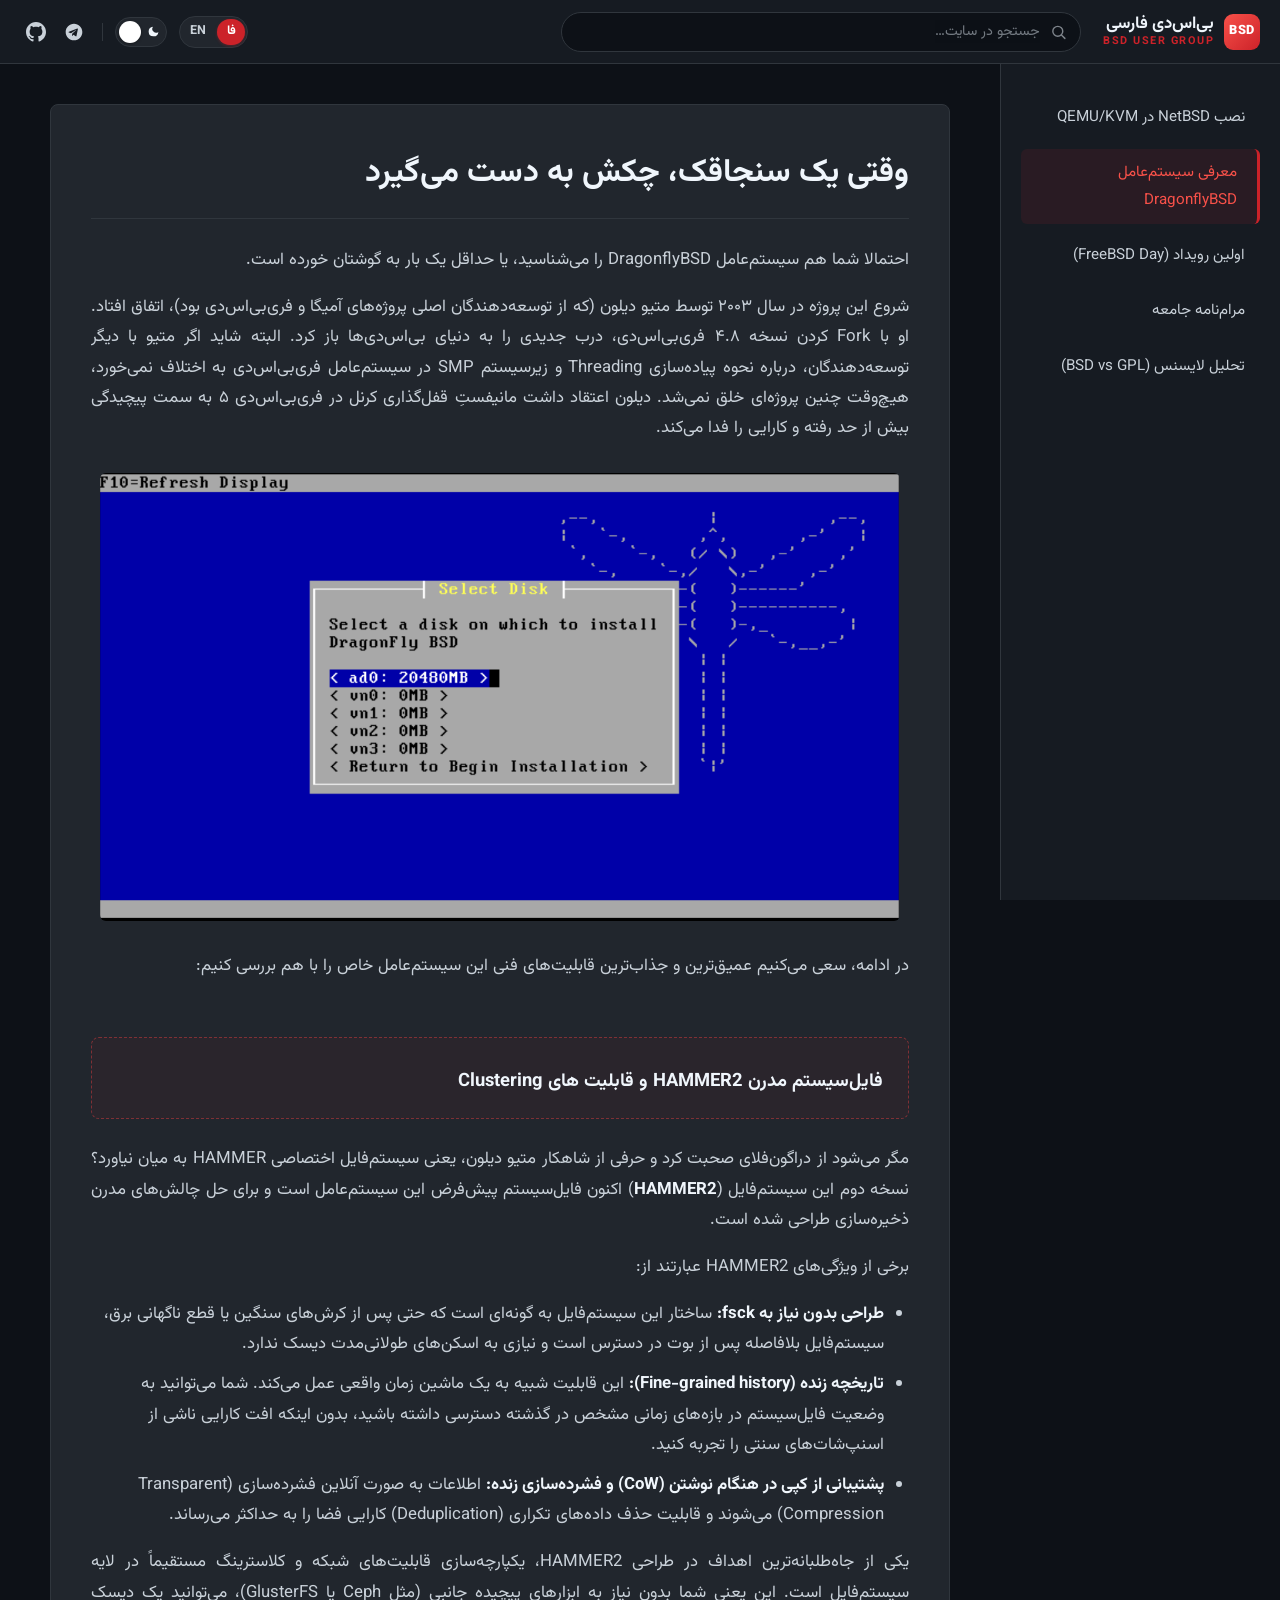
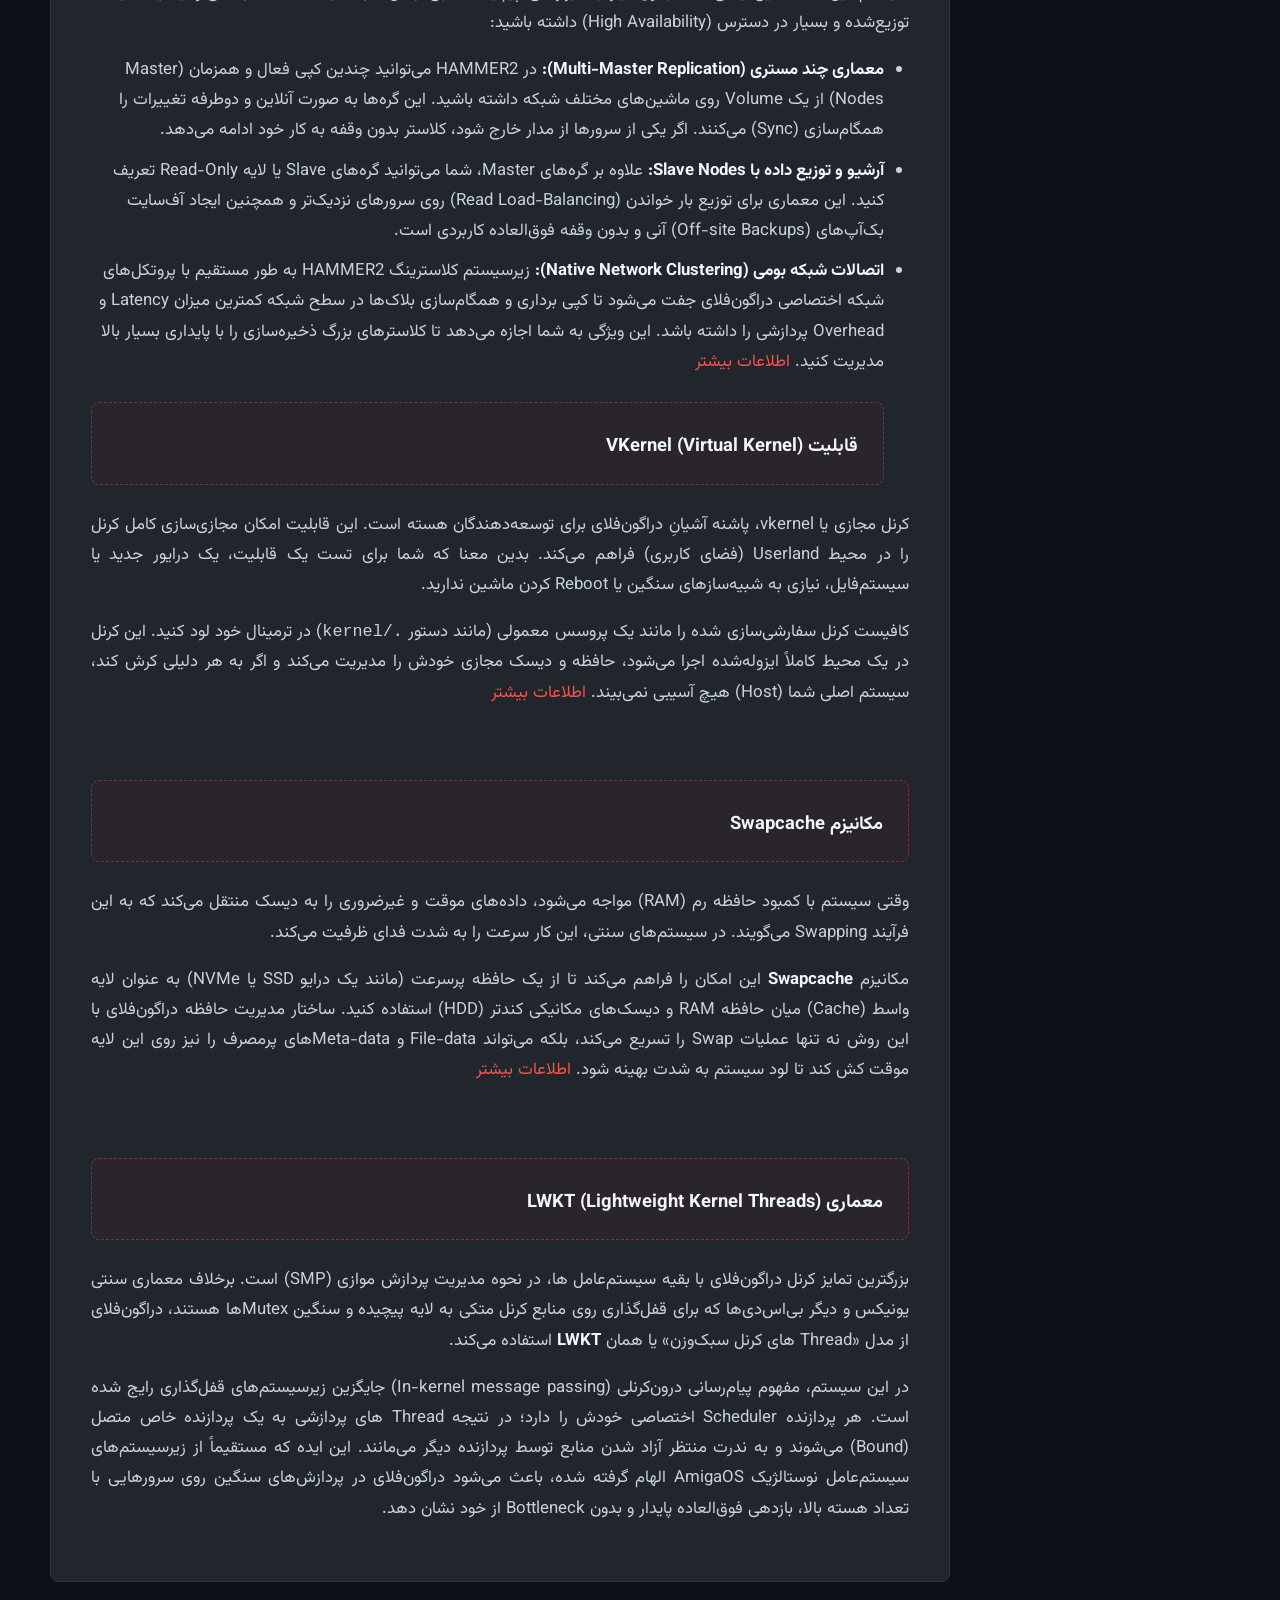
<file: site/dragonflybsd/index.html>
<!DOCTYPE html>
<html lang="fa" dir="rtl">
<head>
    <meta charset="UTF-8">
    <meta name="viewport" content="width=device-width, initial-scale=1.0">
    <title>معرفی سیستم‌عامل DragonflyBSD | بی‌اس‌دی فارسی</title>
    
    <link rel="preconnect" href="https://fonts.googleapis.com">
    <link rel="preconnect" href="https://fonts.gstatic.com" crossorigin>
    <link href="https://fonts.googleapis.com/css2?family=Vazirmatn:wght@300;400;500;700;900&display=swap" rel="stylesheet">
    
    <style>
        body { font-family: 'Vazirmatn', sans-serif; margin: 0; }
        .layout-wrapper { display: flex; min-height: 100vh; }
    </style>

    
    <link rel="stylesheet" href="../css/main.css">
    
</head>
<script>
    // Theme initialization (at the top to prevent flicker)
    (function() {
        const currentTheme = localStorage.getItem('theme') || 'dark';
        document.documentElement.setAttribute('data-theme', currentTheme);
    })();
</script>
<body>

<header class="site-header" id="siteHeader">
    <div class="header-inner">

        <button class="hamburger-btn" id="menuBtn" aria-label="Toggle Menu" aria-controls="sidebar" aria-expanded="false">
            <span class="hamburger-icon" aria-hidden="true">
                <span class="bar"></span>
                <span class="bar"></span>
                <span class="bar"></span>
            </span>
        </button>

        <a class="site-brand" href="../">
            <span class="brand-mark" aria-hidden="true">BSD</span>
            <span class="brand-text">
                <span class="brand-name">
                    <span class="lang-fa">بی‌اس‌دی فارسی</span>
                    <span class="lang-en">BSD Farsi</span>
                </span>
                <span class="brand-tagline">BSD USER GROUP</span>
            </span>
        </a>

        <div class="header-search" id="headerSearch"
             data-index="../search/search_index.json"
             data-base="../">
            <button type="button" class="search-mobile-toggle" id="searchMobileToggle" aria-label="جستجو در سایت / Search documentation" title="جستجو">
                <svg viewBox="0 0 24 24" width="18" height="18" fill="none" stroke="currentColor" stroke-width="2.2" stroke-linecap="round">
                    <circle cx="11" cy="11" r="7"></circle>
                    <path d="M16.5 16.5 21 21"></path>
                </svg>
            </button>
            <div class="search-bar-inner">
                <span class="search-icon" aria-hidden="true">
                    <svg viewBox="0 0 24 24" width="17" height="17" fill="none" stroke="currentColor" stroke-width="2" stroke-linecap="round">
                        <circle cx="11" cy="11" r="7"></circle>
                        <path d="M16.5 16.5 21 21"></path>
                    </svg>
                </span>
                <input type="search" class="search-input" id="siteSearch" placeholder="جستجو در سایت…"
                       aria-label="جستجو در سایت" autocomplete="off" spellcheck="false">
                <button type="button" class="search-mobile-close" id="searchMobileClose" aria-label="بستن جستجو / Close search">
                    <svg viewBox="0 0 24 24" width="18" height="18" fill="none" stroke="currentColor" stroke-width="2.2" stroke-linecap="round" stroke-linejoin="round">
                        <line x1="18" y1="6" x2="6" y2="18"></line>
                        <line x1="6" y1="6" x2="18" y2="18"></line>
                    </svg>
                </button>
            </div>
            <div class="search-results" id="searchResults"></div>
        </div>

        <div class="header-actions">
            <div class="lang-toggle" role="group" aria-label="انتخاب زبان / Language selection">
                <button type="button" class="lang-btn active" data-lang="fa" id="langFa" aria-pressed="true" title="فارسی">فا</button>
                <button type="button" class="lang-btn" data-lang="en" id="langEn" aria-pressed="false" title="English">EN</button>
            </div>
            <div class="theme-toggle">
                <label class="switch" for="theme-switch" aria-label="تغییر پوسته تاریک و روشن">
                    <input type="checkbox" id="theme-switch">
                    <span class="slider">
                        <svg class="icon icon-sun" width="13" height="13" viewBox="0 0 24 24" fill="none" stroke="currentColor" stroke-width="2.2" stroke-linecap="round" stroke-linejoin="round" aria-hidden="true">
                            <circle cx="12" cy="12" r="5"></circle>
                            <line x1="12" y1="1" x2="12" y2="3"></line>
                            <line x1="12" y1="21" x2="12" y2="23"></line>
                            <line x1="4.22" y1="4.22" x2="5.64" y2="5.64"></line>
                            <line x1="18.36" y1="18.36" x2="19.78" y2="19.78"></line>
                            <line x1="1" y1="12" x2="3" y2="12"></line>
                            <line x1="21" y1="12" x2="23" y2="12"></line>
                            <line x1="4.22" y1="19.78" x2="5.64" y2="18.36"></line>
                            <line x1="18.36" y1="5.64" x2="19.78" y2="4.22"></line>
                        </svg>
                        <svg class="icon icon-moon" width="13" height="13" viewBox="0 0 24 24" fill="currentColor" aria-hidden="true">
                            <path d="M21 12.79A9 9 0 1 1 11.21 3 7 7 0 0 0 21 12.79z"></path>
                        </svg>
                    </span>
                </label>
            </div>
            <div class="header-separator" aria-hidden="true"></div>
            <div class="header-socials">
                <a class="header-link" href="https://t.me/bsdfarsi" target="_blank" rel="noopener" aria-label="کانال تلگرام بی‌اس‌دی فارسی">
                    <svg class="social-icon" width="20" height="20" viewBox="0 0 24 24" fill="currentColor">
                        <path d="M12 2C6.48 2 2 6.48 2 12s4.48 10 10 10 10-4.48 10-10S17.52 2 12 2zm4.64 6.8-1.68 7.92c-.12.58-.47.72-.96.45l-2.6-1.92-1.25 1.21c-.14.14-.26.26-.53.26l.19-2.65 4.82-4.35c.21-.19-.05-.29-.32-.11l-5.96 3.75-2.57-.8c-.56-.17-.57-.56.12-.83l10.05-3.87c.47-.17.88.11.73.94z"/>
                    </svg>
                </a>
                <a class="header-link" href="https://github.com/bsdfarsi" target="_blank" rel="noopener" aria-label="گیت‌هاب بی‌اس‌دی فارسی">
                    <svg class="social-icon" width="20" height="20" viewBox="0 0 24 24" fill="currentColor">
                        <path d="M12 0c-6.626 0-12 5.373-12 12 0 5.302 3.438 9.8 8.207 11.387.599.111.793-.261.793-.577v-2.234c-3.338.726-4.033-1.416-4.033-1.416-.546-1.387-1.333-1.756-1.333-1.756-1.089-.745.083-.729.083-.729 1.205.084 1.839 1.237 1.839 1.237 1.07 1.834 2.807 1.304 3.492.997.107-.775.418-1.305.762-1.604-2.665-.305-5.467-1.334-5.467-5.931 0-1.311.469-2.381 1.236-3.221-.124-.303-.535-1.524.117-3.176 0 0 1.008-.322 3.301 1.23.957-.266 1.983-.399 3.003-.404 1.02.005 2.047.138 3.006.404 2.291-1.552 3.297-1.23 3.297-1.23.653 1.653.242 2.874.118 3.176.77.84 1.235 1.911 1.235 3.221 0 4.609-2.807 5.624-5.479 5.921.43.372.823 1.102.823 2.222v3.293c0 .319.192.694.801.576 4.765-1.589 8.199-6.086 8.199-11.386 0-6.627-5.373-12-12-12z"/>
                    </svg>
                </a>
            </div>
        </div>

    </div>
</header>

<div class="layout-wrapper">

    <aside class="sidebar" id="sidebar">
        <ul class="sidebar-menu">
            
            <li>
                <a href=".." class="">
                    <span class="lang-fa">نصب NetBSD در QEMU/KVM</span>
                    <span class="lang-en">
                        Deploying NetBSD on QEMU/KVM
                    </span>
                </a>
            </li>
            
            <li>
                <a href="./" class="active">
                    <span class="lang-fa">معرفی سیستم‌عامل DragonflyBSD</span>
                    <span class="lang-en">
                        Introduction to DragonFly BSD
                        
                    </span>
                </a>
            </li>
            
            <li>
                <a href="../freebsd-day/" class="">
                    <span class="lang-fa">اولین رویداد (FreeBSD Day)</span>
                    <span class="lang-en">
                        First Online Event (FreeBSD Day)
                        
                    </span>
                </a>
            </li>
            
            <li>
                <a href="../rules/" class="">
                    <span class="lang-fa">مرام‌نامه جامعه</span>
                    <span class="lang-en">
                        Community Code of Conduct
                        
                    </span>
                </a>
            </li>
            
            <li>
                <a href="../license/" class="">
                    <span class="lang-fa">تحلیل لایسنس (BSD vs GPL)</span>
                    <span class="lang-en">
                        License Analysis (BSD vs GPL)
                        
                    </span>
                </a>
            </li>
            
        </ul>

        <div class="sidebar-footer">
            <a href="https://github.com/bsdfarsi" target="_blank" rel="noopener" class="sidebar-social-btn" aria-label="GitHub">
                <svg class="social-icon" width="20" height="20" viewBox="0 0 24 24" fill="currentColor">
                    <path d="M12 0c-6.626 0-12 5.373-12 12 0 5.302 3.438 9.8 8.207 11.387.599.111.793-.261.793-.577v-2.234c-3.338.726-4.033-1.416-4.033-1.416-.546-1.387-1.333-1.756-1.333-1.756-1.089-.745.083-.729.083-.729 1.205.084 1.839 1.237 1.839 1.237 1.07 1.834 2.807 1.304 3.492.997.107-.775.418-1.305.762-1.604-2.665-.305-5.467-1.334-5.467-5.931 0-1.311.469-2.381 1.236-3.221-.124-.303-.535-1.524.117-3.176 0 0 1.008-.322 3.301 1.23.957-.266 1.983-.399 3.003-.404 1.02.005 2.047.138 3.006.404 2.291-1.552 3.297-1.23 3.297-1.23.653 1.653.242 2.874.118 3.176.77.84 1.235 1.911 1.235 3.221 0 4.609-2.807 5.624-5.479 5.921.43.372.823 1.102.823 2.222v3.293c0 .319.192.694.801.576 4.765-1.589 8.199-6.086 8.199-11.386 0-6.627-5.373-12-12-12z"/>
                </svg>
                <span class="lang-fa">گیت‌هاب</span>
                <span class="lang-en">GitHub</span>
            </a>
            <a href="https://t.me/bsdfarsi" target="_blank" rel="noopener" class="sidebar-social-btn" aria-label="Telegram">
                <svg class="social-icon" width="20" height="20" viewBox="0 0 24 24" fill="currentColor">
                    <path d="M12 2C6.48 2 2 6.48 2 12s4.48 10 10 10 10-4.48 10-10S17.52 2 12 2zm4.64 6.8-1.68 7.92c-.12.58-.47.72-.96.45l-2.6-1.92-1.25 1.21c-.14.14-.26.26-.53.26l.19-2.65 4.82-4.35c.21-.19-.05-.29-.32-.11l-5.96 3.75-2.57-.8c-.56-.17-.57-.56.12-.83l10.05-3.87c.47-.17.88.11.73.94z"/>
                </svg>
                <span class="lang-fa">تلگرام</span>
                <span class="lang-en">Telegram</span>
            </a>
        </div>
    </aside>

    <div class="sidebar-backdrop" id="sidebarBackdrop" aria-hidden="true"></div>

    <main class="main-content">
        <article class="doc-section">
            <div class="lang-fa">
<h1 id="_1">وقتی یک سنجاقک، چکش به دست می‌گیرد</h1>
<p>احتمالا شما هم سیستم‌عامل DragonflyBSD را می‌شناسید، یا حداقل یک بار به گوشتان خورده است. </p>
<p>شروع این پروژه در سال ۲۰۰۳ توسط متیو دیلون (که از توسعه‌دهندگان اصلی پروژه‌های آمیگا و فری‌بی‌اس‌دی بود)، اتفاق افتاد. او با Fork کردن نسخه ۴.۸ فری‌بی‌اس‌دی، درب جدیدی را به دنیای بی‌اس‌دی‌ها باز کرد. البته شاید اگر متیو با دیگر توسعه‌دهندگان، درباره نحوه پیاده‌سازی Threading و زیرسیستم SMP در سیستم‌عامل فری‌بی‌اس‌دی به اختلاف نمی‌خورد، هیچ‌وقت چنین پروژه‌ای خلق نمی‌شد. دیلون اعتقاد داشت مانیفستِ قفل‌گذاری کرنل در فری‌بی‌اس‌دی ۵ به سمت پیچیدگی بیش از حد رفته و کارایی را فدا می‌کند.</p>
<p><img src="../images/dfly.png" alt="DragonflyBSD Installation" style="width: 100%; max-width: 800px;"></p>
<p>در ادامه، سعی می‌کنیم عمیق‌ترین و جذاب‌ترین قابلیت‌های فنی این سیستم‌عامل خاص را با هم بررسی کنیم: <br><br></p>
<blockquote>
<h3 id="hammer2-clustering">فایل‌سیستم مدرن HAMMER2 و قابلیت های Clustering</h3>
</blockquote>
<p>مگر می‌شود از دراگون‌فلای صحبت کرد و حرفی از شاهکار متیو دیلون، یعنی سیستم‌فایل اختصاصی HAMMER به میان نیاورد؟ نسخه دوم این سیستم‌فایل (<strong>HAMMER2</strong>) اکنون فایل‌سیستم پیش‌فرض این سیستم‌عامل است و برای حل چالش‌های مدرن ذخیره‌سازی طراحی شده است.</p>
<p>برخی از ویژگی‌های HAMMER2 عبارتند از:</p>
<ul>
<li><strong>طراحی بدون نیاز به fsck:</strong> ساختار این سیستم‌فایل به گونه‌ای است که حتی پس از کرش‌های سنگین یا قطع ناگهانی برق، سیستم‌فایل بلافاصله پس از بوت در دسترس است و نیازی به اسکن‌های طولانی‌مدت دیسک ندارد.</li>
<li><strong>تاریخچه زنده (Fine-grained history):</strong> این قابلیت شبیه به یک ماشین زمان واقعی عمل می‌کند. شما می‌توانید به وضعیت فایل‌سیستم در بازه‌های زمانی مشخص در گذشته دسترسی داشته باشید، بدون اینکه افت کارایی ناشی از اسنپ‌شات‌های سنتی را تجربه کنید.</li>
<li><strong>پشتیبانی از کپی در هنگام نوشتن (CoW) و فشرده‌سازی زنده:</strong> اطلاعات به صورت آنلاین فشرده‌سازی (Transparent Compression) می‌شوند و قابلیت حذف داده‌های تکراری (Deduplication) کارایی فضا را به حداکثر می‌رساند.</li>
</ul>
<p>یکی از جاه‌طلبانه‌ترین اهداف در طراحی HAMMER2، یکپارچه‌سازی قابلیت‌های شبکه و کلاسترینگ مستقیماً در لایه سیستم‌فایل است. این یعنی شما بدون نیاز به ابزارهای پیچیده جانبی (مثل Ceph یا GlusterFS)، می‌توانید یک دیسک توزیع‌شده و بسیار در دسترس (High Availability) داشته باشید:</p>
<ul>
<li><strong>معماری چند مستری (Multi-Master Replication):</strong> در HAMMER2 می‌توانید چندین کپی فعال و همزمان (Master Nodes) از یک Volume روی ماشین‌های مختلف شبکه داشته باشید. این گره‌ها به صورت آنلاین و دوطرفه تغییرات را همگام‌سازی (Sync) می‌کنند. اگر یکی از سرورها از مدار خارج شود، کلاستر بدون وقفه به کار خود ادامه می‌دهد.</li>
<li><strong>آرشیو و توزیع داده با Slave Nodes:</strong> علاوه بر گره‌های Master، شما می‌توانید گره‌های Slave یا لایه Read-Only تعریف کنید. این معماری برای توزیع بار خواندن (Read Load-Balancing) روی سرورهای نزدیک‌تر و همچنین ایجاد آف‌سایت بک‌آپ‌های (Off-site Backups) آنی و بدون وقفه فوق‌العاده کاربردی است.</li>
<li><strong>اتصالات شبکه بومی (Native Network Clustering):</strong> زیرسیستم کلاسترینگ HAMMER2 به طور مستقیم با پروتکل‌های شبکه اختصاصی دراگون‌فلای جفت می‌شود تا کپی برداری و همگام‌سازی بلاک‌ها در سطح شبکه کمترین میزان Latency و Overhead پردازشی را داشته باشد. این ویژگی به شما اجازه می‌دهد تا کلاسترهای بزرگ ذخیره‌سازی را با پایداری بسیار بالا مدیریت کنید.
 <a href="https://www.dragonflybsd.org/hammer/">اطلاعات بیشتر</a>
<br><blockquote>
<h3 id="vkernel-virtual-kernel">قابلیت VKernel (Virtual Kernel)</h3>
</blockquote>
</li>
</ul>
<p>کرنل مجازی یا vkernel، پاشنه آشیانِ دراگون‌فلای برای توسعه‌دهندگان هسته است. این قابلیت امکان مجازی‌سازی کامل کرنل را در محیط Userland (فضای کاربری) فراهم می‌کند. بدین معنا که شما برای تست یک قابلیت، یک درایور جدید یا سیستم‌فایل، نیازی به شبیه‌سازهای سنگین یا Reboot کردن ماشین ندارید. </p>
<p>کافیست کرنل سفارشی‌سازی شده را مانند یک پروسس معمولی (مانند دستور <code>./kernel</code>) در ترمینال خود لود کنید. این کرنل در یک محیط کاملاً ایزوله‌شده اجرا می‌شود، حافظه و دیسک مجازی خودش را مدیریت می‌کند و اگر به هر دلیلی کرش کند، سیستم اصلی شما (Host) هیچ آسیبی نمی‌بیند. <a href="https://www.dragonflybsd.org/docs/handbook/vkernel/">اطلاعات بیشتر</a></p>
<p><br></p>
<blockquote>
<h3 id="swapcache">مکانیزم Swapcache</h3>
</blockquote>
<p>وقتی سیستم با کمبود حافظه رم (RAM) مواجه می‌شود، داده‌های موقت و غیرضروری را به دیسک منتقل می‌کند که به این فرآیند Swapping می‌گویند. در سیستم‌های سنتی، این کار سرعت را به شدت فدای ظرفیت می‌کند. </p>
<p>مکانیزم <strong>Swapcache</strong> این امکان را فراهم می‌کند تا از یک حافظه پرسرعت (مانند یک درایو SSD یا NVMe) به عنوان لایه واسط (Cache) میان حافظه RAM و دیسک‌های مکانیکی کندتر (HDD) استفاده کنید. ساختار مدیریت حافظه دراگون‌فلای با این روش نه تنها عملیات Swap را تسریع می‌کند، بلکه می‌تواند File-data و Meta-dataهای پرمصرف را نیز روی این لایه موقت کش کند تا لود سیستم به شدت بهینه شود. <a href="https://leaf.dragonflybsd.org/cgi/web-man?command=swapcache&amp;section=ANY">اطلاعات بیشتر</a></p>
<p><br></p>
<blockquote>
<h3 id="lwkt-lightweight-kernel-threads">معماری LWKT (Lightweight Kernel Threads)</h3>
</blockquote>
<p>بزرگترین تمایز کرنل دراگون‌فلای با بقیه سیستم‌عامل ها، در نحوه مدیریت پردازش موازی (SMP) است. برخلاف معماری سنتی یونیکس و دیگر بی‌اس‌دی‌ها که برای قفل‌گذاری روی منابع کرنل متکی به لایه پیچیده و سنگین Mutexها هستند، دراگون‌فلای از مدل «Thread های کرنل سبک‌وزن» یا همان <strong>LWKT</strong> استفاده می‌کند.</p>
<p>در این سیستم، مفهوم پیام‌رسانی درون‌‌کرنلی (In-kernel message passing) جایگزین زیرسیستم‌های قفل‌گذاری رایج شده است. هر پردازنده Scheduler اختصاصی خودش را دارد؛ در نتیجه Thread های پردازشی به یک پردازنده خاص متصل (Bound) می‌شوند و به ندرت منتظر آزاد شدن منابع توسط پردازنده دیگر می‌مانند. این ایده که مستقیماً از زیرسیستم‌های سیستم‌عامل نوستالژیک AmigaOS الهام گرفته شده، باعث می‌شود دراگون‌فلای در پردازش‌های سنگین روی سرورهایی با تعداد هسته بالا، بازدهی فوق‌العاده پایدار و بدون Bottleneck از خود نشان دهد.</p>
</div>
<div class="lang-en">
<h1 id="when-a-dragonfly-wields-a-hammer-an-introduction-to-dragonfly-bsd">When a Dragonfly Wields a Hammer: An Introduction to DragonFly BSD</h1>
<p>You are likely already familiar with the DragonFly BSD operating system, or at least have heard its name.</p>
<p>The project was founded in 2003 by Matthew Dillon, a prominent developer behind both AmigaOS and FreeBSD. By forking FreeBSD 4.8, he opened an entirely new frontier in the BSD world. Had Dillon not diverged with other FreeBSD core developers over how threading and the SMP (Symmetric Multiprocessing) subsystem should be implemented in FreeBSD 5, this unique OS might never have come into existence. Dillon argued that the fine-grained kernel locking architecture in FreeBSD 5 introduced excessive complexity at the expense of overall performance and predictability.</p>
<p><img src="../images/dfly.png" alt="DragonflyBSD Installation" style="width: 100%; max-width: 800px;"></p>
<p>Below, we explore the most fascinating and deeply engineered technical innovations that define this unique operating system: <br><br></p>
<blockquote>
<h3 id="hammer2-next-generation-filesystem-native-clustering">HAMMER2: Next-Generation Filesystem &amp; Native Clustering</h3>
</blockquote>
<p>No discussion of DragonFly BSD is complete without exploring Matthew Dillon's magnum opus: the HAMMER filesystem. Its second iteration, <strong>HAMMER2</strong>, is the default filesystem for DragonFly BSD, engineered from the ground up to solve modern high-density storage challenges.</p>
<p>Key architectural features of HAMMER2 include:</p>
<ul>
<li><strong>Fsck-Free Design:</strong> The filesystem structures are organized such that even after catastrophic kernel crashes or sudden power loss, the filesystem is immediately mountable and consistent upon reboot without requiring lengthy disk recovery scans.</li>
<li><strong>Fine-Grained Live History:</strong> Operating much like a real-time time machine, HAMMER2 allows access to point-in-time filesystem snapshots across granular past windows without the performance degradation typically associated with traditional snapshot implementations.</li>
<li><strong>Copy-on-Write (CoW) &amp; Transparent Compression:</strong> Data blocks are written using copy-on-write semantics alongside online transparent compression and deduplication to maximize storage utilization and data integrity.</li>
</ul>
<p>One of the most ambitious design milestones in HAMMER2 is integrating network clustering primitives directly into the filesystem layer—providing distributed, highly available storage without relying on external orchestration layers like Ceph or GlusterFS:</p>
<ul>
<li><strong>Multi-Master Replication:</strong> HAMMER2 allows active, simultaneous master replicas of a volume across multiple networked nodes. These nodes synchronize changes bi-directionally online; if one server fails, the cluster continues serving traffic without interruption.</li>
<li><strong>Data Distribution via Slave Nodes:</strong> In addition to master nodes, read-only slave targets can be defined. This architecture enables distributed read load-balancing across nearby nodes and seamless, non-disruptive off-site backups.</li>
<li><strong>Native Network Clustering:</strong> HAMMER2 clustering interfaces directly with DragonFly's custom transport protocols, ensuring block synchronization over the network incurs minimal latency and processing overhead. <a href="https://www.dragonflybsd.org/hammer/">Learn more</a></li>
</ul>
<p><br></p>
<blockquote>
<h3 id="virtual-kernel-vkernel-architecture">Virtual Kernel (VKernel) Architecture</h3>
</blockquote>
<p>The Virtual Kernel, or <code>vkernel</code>, is DragonFly's playground for kernel and driver development. It allows a full DragonFly kernel to run virtualized in unprivileged userland space. This means developers can test new subsystems, device drivers, or experimental filesystems without needing heavy hypervisors or rebooting the host machine.</p>
<p>A custom kernel binary can be launched in a terminal like any standard userland process (<code>./kernel</code>). It executes in a strictly isolated environment, managing its own virtual memory and disk images. If it panics or crashes, the host operating system remains completely unaffected. <a href="https://www.dragonflybsd.org/docs/handbook/vkernel/">Learn more</a></p>
<p><br></p>
<blockquote>
<h3 id="swapcache-intelligent-tiered-caching">Swapcache: Intelligent Tiered Caching</h3>
</blockquote>
<p>When a system experiences memory pressure, it offloads inactive memory pages to disk in a process known as swapping. On conventional systems, swapping severely penalizes performance due to rotational disk latency.</p>
<p>The <strong>Swapcache</strong> subsystem introduces an intelligent intermediary caching layer, utilizing fast solid-state storage (such as NVMe or SSD drives) between volatile RAM and mechanical storage arrays. DragonFly's virtual memory subsystem uses Swapcache not only to accelerate paging operations, but also to transparently cache frequently accessed file data and filesystem metadata, drastically optimizing sustained server throughput. <a href="https://leaf.dragonflybsd.org/cgi/web-man?command=swapcache&amp;section=ANY">Learn more</a></p>
<p><br></p>
<blockquote>
<h3 id="lightweight-kernel-threads-lwkt">Lightweight Kernel Threads (LWKT)</h3>
</blockquote>
<p>The defining hallmark of the DragonFly BSD kernel lies in its approach to symmetric multiprocessing (SMP). Rather than relying on heavyweight, multi-layered mutex locks to protect shared kernel resources across CPUs, DragonFly utilizes <strong>Lightweight Kernel Threads (LWKT)</strong>.</p>
<p>In this architecture, an in-kernel asynchronous message-passing paradigm replaces conventional lock contention. Each physical CPU core manages its own dedicated scheduler; processing threads are bound to a specific CPU and rarely block waiting for shared resources held by another processor. Directly inspired by the elegant concepts of AmigaOS, this model guarantees high, bottleneck-free scaling under heavy parallel workloads on multi-core server platforms.</p>
</div>
        </article>
    </main>

</div>

<script>
    const menuBtn = document.getElementById('menuBtn');
    const sidebar = document.getElementById('sidebar');
    const sidebarBackdrop = document.getElementById('sidebarBackdrop');
    const menuLinks = document.querySelectorAll('.sidebar-menu a');

    if (menuBtn && sidebar) {
        const setSidebar = open => {
            sidebar.classList.toggle('open', open);
            menuBtn.setAttribute('aria-expanded', String(open));
            if (sidebarBackdrop) {
                sidebarBackdrop.classList.toggle('active', open);
            }
            document.body.classList.toggle('sidebar-locked', open);
        };

        menuBtn.addEventListener('click', () => {
            setSidebar(!sidebar.classList.contains('open'));
        });

        if (sidebarBackdrop) {
            sidebarBackdrop.addEventListener('click', () => setSidebar(false));
        }

        menuLinks.forEach(link => {
            link.addEventListener('click', () => setSidebar(false));
        });

        document.addEventListener('keydown', event => {
            if (event.key === 'Escape' && sidebar.classList.contains('open')) {
                setSidebar(false);
                menuBtn.focus();
            }
        });
    }

    // Theme Toggle Logic
    const themeSwitch = document.getElementById('theme-switch');
    const htmlElement = document.documentElement;
    
    // Sync switch state with current theme
    if (htmlElement.getAttribute('data-theme') === 'light') {
        themeSwitch.checked = true;
    }

    themeSwitch.addEventListener('change', () => {
        const theme = themeSwitch.checked ? 'light' : 'dark';
        htmlElement.setAttribute('data-theme', theme);
        localStorage.setItem('theme', theme);
    });

    // Language Toggle Logic (On-Demand Switcher)
    const langFaBtn = document.getElementById('langFa');
    const langEnBtn = document.getElementById('langEn');

    function setLanguage(lang) {
        htmlElement.setAttribute('lang', lang);
        htmlElement.setAttribute('dir', lang === 'en' ? 'ltr' : 'rtl');
        localStorage.setItem('lang', lang);

        if (langFaBtn && langEnBtn) {
            langFaBtn.classList.toggle('active', lang === 'fa');
            langFaBtn.setAttribute('aria-pressed', String(lang === 'fa'));
            langEnBtn.classList.toggle('active', lang === 'en');
            langEnBtn.setAttribute('aria-pressed', String(lang === 'en'));
        }

        const siteSearch = document.getElementById('siteSearch');
        if (siteSearch) {
            siteSearch.placeholder = lang === 'en' ? 'Search documentation…' : 'جستجو در سایت…';
            siteSearch.setAttribute('aria-label', lang === 'en' ? 'Search documentation' : 'جستجو در سایت');
        }

        const activeLink = document.querySelector('.sidebar-menu a.active');
        if (activeLink) {
            const titleEl = activeLink.querySelector(lang === 'en' ? '.lang-en' : '.lang-fa');
            if (titleEl) {
                const siteName = lang === 'en' ? 'BSD Farsi' : 'بی‌اس‌دی فارسی';
                document.title = `${titleEl.textContent.trim()} | ${siteName}`;
            }
        }

        // Dispatch on-demand event for any page hooks or listeners
        window.dispatchEvent(new CustomEvent('languageChange', { detail: { lang } }));
    }

    if (langFaBtn && langEnBtn) {
        const initialLang = localStorage.getItem('lang') || 'fa';
        setLanguage(initialLang);

        langFaBtn.addEventListener('click', () => setLanguage('fa'));
        langEnBtn.addEventListener('click', () => setLanguage('en'));
    }
    // Header shadow once the page is scrolled
    const siteHeader = document.getElementById('siteHeader');

    if (siteHeader) {
        const syncHeaderShadow = () => {
            siteHeader.classList.toggle('scrolled', window.scrollY > 4);
        };
        window.addEventListener('scroll', syncHeaderShadow, { passive: true });
        syncHeaderShadow();
    }

    // Search
    const searchBox = document.getElementById('headerSearch');

    if (searchBox) {
        const input = searchBox.querySelector('.search-input');
        const resultsBox = searchBox.querySelector('.search-results');
        const mobileToggleBtn = document.getElementById('searchMobileToggle');
        const mobileCloseBtn = document.getElementById('searchMobileClose');
        const indexUrl = searchBox.dataset.index;
        const baseUrl = searchBox.dataset.base || '';

        const openMobileSearch = () => {
            searchBox.classList.add('mobile-open');
            document.body.classList.add('search-open');
            setTimeout(() => input.focus(), 60);
            if (input.value.trim().length >= 2) {
                run();
            }
        };

        const closeMobileSearch = () => {
            searchBox.classList.remove('mobile-open');
            document.body.classList.remove('search-open');
            closeResults();
            input.blur();
        };

        if (mobileToggleBtn) {
            mobileToggleBtn.addEventListener('click', openMobileSearch);
        }

        if (mobileCloseBtn) {
            mobileCloseBtn.addEventListener('click', closeMobileSearch);
        }

        // Zero-width marks, harakat and spaces are ignored while typing
        const IGNORABLE = '[\\s\\u200b-\\u200f\\u2060-\\u206f\\u064b-\\u0652\\ufeff]*';
        // Every spelling variant of a letter maps to a class covering them all,
        // so a query typed with Arabic letters still matches the Persian text.
        const VARIANTS = {
            'ی': '[یيى]', 'ي': '[یيى]', 'ى': '[یيى]',
            'ک': '[کک]', 'ك': '[کک]',
            'ا': '[اأإآٱ]', 'أ': '[اأإآٱ]', 'إ': '[اأإآٱ]',
            'آ': '[اأإآٱ]', 'ٱ': '[اأإآٱ]',
            'ه': '[هة]', 'ة': '[هة]',
            'و': '[وؤ]', 'ؤ': '[وؤ]'
        };

        let docs = null;
        let loading = null;
        let activeIndex = -1;
        let resultLinks = [];

        const escapeChar = ch => ch.replace(/[.*+?^${}()|[\]\\]/g, '\\$&');

        // Turn a query token into a tolerant pattern so that Arabic/Persian
        // spelling variants and ZWNJ still match the indexed text.
        const tokenPattern = token => Array.from(token)
            .map(ch => (/\s/.test(ch) ? IGNORABLE : (VARIANTS[ch] || escapeChar(ch))))
            .join('');

        const buildPattern = query => {
            const tokens = query.split(/\s+/).filter(Boolean).map(tokenPattern);
            return tokens.length ? new RegExp(tokens.join('|'), 'gi') : null;
        };

        const countMatches = (text, re) => {
            re.lastIndex = 0;
            const matches = text.match(re);
            return matches ? matches.length : 0;
        };

        const search = query => {
            const re = buildPattern(query);
            if (!re || !docs) return [];

            const hits = [];
            for (const doc of docs) {
                const title = doc.title || '';
                const text = doc.text || '';
                const inTitle = countMatches(title, re);
                const inText = countMatches(text, re);
                if (!inTitle && !inText) continue;
                hits.push({ doc, title, text, score: inTitle * 6 + inText });
            }

            hits.sort((a, b) => b.score - a.score);
            return hits.slice(0, 12);
        };

        const loadIndex = () => {
            if (!loading) {
                loading = fetch(indexUrl)
                    .then(response => {
                        if (!response.ok) throw new Error(response.status);
                        return response.json();
                    })
                    .then(data => { docs = (data && data.docs) || []; })
                    .catch(() => { docs = []; });
            }
            return loading;
        };

        // Build highlighted text as DOM nodes (never inject raw HTML)
        const highlight = (text, re) => {
            const fragment = document.createDocumentFragment();
            re.lastIndex = 0;
            let last = 0;
            let match;

            while ((match = re.exec(text)) !== null) {
                if (match.index > last) {
                    fragment.appendChild(document.createTextNode(text.slice(last, match.index)));
                }
                const mark = document.createElement('mark');
                mark.textContent = match[0];
                fragment.appendChild(mark);
                last = match.index + match[0].length;
                if (!match[0].length) re.lastIndex++;
            }

            if (last < text.length) {
                fragment.appendChild(document.createTextNode(text.slice(last)));
            }
            return fragment;
        };

        const buildSnippet = (text, re) => {
            re.lastIndex = 0;
            const match = re.exec(text);
            const from = match ? Math.max(0, match.index - 50) : 0;
            const to = match
                ? Math.min(text.length, match.index + match[0].length + 90)
                : Math.min(text.length, 160);

            return (from > 0 ? '…' : '') +
                   text.slice(from, to).replace(/\s+/g, ' ').trim() +
                   (to < text.length ? '…' : '');
        };

        const closeResults = () => {
            resultsBox.classList.remove('open');
            resultsBox.textContent = '';
            resultLinks = [];
            activeIndex = -1;
        };

        const setActive = index => {
            if (!resultLinks.length) return;
            activeIndex = (index + resultLinks.length) % resultLinks.length;
            resultLinks.forEach((link, i) => link.classList.toggle('active', i === activeIndex));
            const active = resultLinks[activeIndex];
            if (active) active.scrollIntoView({ block: 'nearest' });
        };

        const showMessage = message => {
            closeResults();
            const empty = document.createElement('div');
            empty.className = 'search-empty';
            empty.textContent = message;
            resultsBox.appendChild(empty);
            resultsBox.classList.add('open');
        };

        const render = query => {
            const hits = search(query);
            if (!hits.length) {
                showMessage('نتیجه‌ای یافت نشد.');
                return;
            }

            const re = buildPattern(query);
            closeResults();

            hits.forEach(hit => {
                const link = document.createElement('a');
                link.className = 'search-result';
                link.href = baseUrl + hit.doc.location;

                const title = document.createElement('div');
                title.className = 'search-result-title';
                title.appendChild(highlight(hit.title, re));
                link.appendChild(title);

                if (hit.text) {
                    const snippet = document.createElement('div');
                    snippet.className = 'search-result-snippet';
                    snippet.appendChild(highlight(buildSnippet(hit.text, re), re));
                    link.appendChild(snippet);
                }

                link.addEventListener('click', closeMobileSearch);

                resultsBox.appendChild(link);
                resultLinks.push(link);
            });

            resultsBox.classList.add('open');
        };

        const query = () => input.value.trim();

        const run = () => {
            const current = query();
            if (current.length < 2) {
                closeResults();
                return;
            }
            loadIndex().then(() => {
                if (query() === current) render(current);
            });
        };

        let debounce;
        input.addEventListener('input', () => {
            clearTimeout(debounce);
            debounce = setTimeout(run, 180);
        });

        input.addEventListener('focus', run);

        input.addEventListener('keydown', event => {
            if (event.key === 'ArrowDown') {
                event.preventDefault();
                if (!resultLinks.length) return;
                if (!resultsBox.classList.contains('open')) setActive(0);
                else setActive(activeIndex + 1);
            } else if (event.key === 'ArrowUp') {
                event.preventDefault();
                setActive(activeIndex - 1);
            } else if (event.key === 'Enter') {
                if (resultLinks[activeIndex]) {
                    event.preventDefault();
                    window.location.href = resultLinks[activeIndex].href;
                    closeMobileSearch();
                }
            } else if (event.key === 'Escape') {
                closeResults();
                if (searchBox.classList.contains('mobile-open')) {
                    closeMobileSearch();
                } else {
                    input.blur();
                }
            }
        });

        document.addEventListener('click', event => {
            if (!searchBox.contains(event.target)) {
                closeResults();
                if (searchBox.classList.contains('mobile-open')) {
                    closeMobileSearch();
                }
            }
        });

        document.addEventListener('keydown', event => {
            const openSearch = event.key === 'k' && (event.ctrlKey || event.metaKey);
            const slashSearch = event.key === '/' && document.activeElement !== input
                && !/^(INPUT|TEXTAREA|SELECT)$/.test(document.activeElement.tagName);

            if (openSearch || slashSearch) {
                event.preventDefault();
                if (window.innerWidth <= 768) {
                    openMobileSearch();
                } else {
                    input.focus();
                    input.select();
                }
            }
        });
    }
</script>

</body>
</html>
</file>
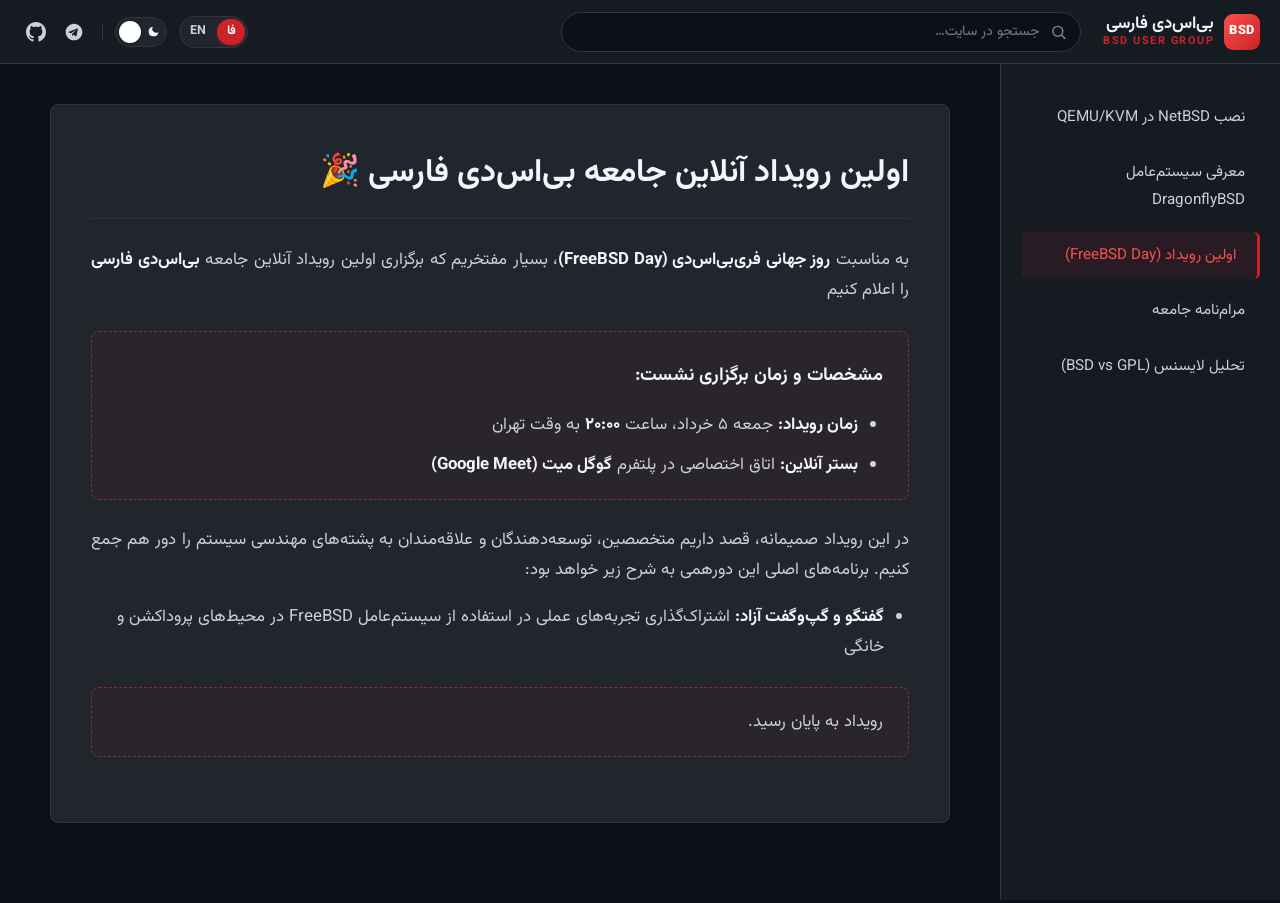
<file: site/freebsd-day/index.html>
<!DOCTYPE html>
<html lang="fa" dir="rtl">
<head>
    <meta charset="UTF-8">
    <meta name="viewport" content="width=device-width, initial-scale=1.0">
    <title>اولین رویداد (FreeBSD Day) | بی‌اس‌دی فارسی</title>
    
    <link rel="preconnect" href="https://fonts.googleapis.com">
    <link rel="preconnect" href="https://fonts.gstatic.com" crossorigin>
    <link href="https://fonts.googleapis.com/css2?family=Vazirmatn:wght@300;400;500;700;900&display=swap" rel="stylesheet">
    
    <style>
        body { font-family: 'Vazirmatn', sans-serif; margin: 0; }
        .layout-wrapper { display: flex; min-height: 100vh; }
    </style>

    
    <link rel="stylesheet" href="../css/main.css">
    
</head>
<script>
    // Theme initialization (at the top to prevent flicker)
    (function() {
        const currentTheme = localStorage.getItem('theme') || 'dark';
        document.documentElement.setAttribute('data-theme', currentTheme);
    })();
</script>
<body>

<header class="site-header" id="siteHeader">
    <div class="header-inner">

        <button class="hamburger-btn" id="menuBtn" aria-label="Toggle Menu" aria-controls="sidebar" aria-expanded="false">
            <span class="hamburger-icon" aria-hidden="true">
                <span class="bar"></span>
                <span class="bar"></span>
                <span class="bar"></span>
            </span>
        </button>

        <a class="site-brand" href="../">
            <span class="brand-mark" aria-hidden="true">BSD</span>
            <span class="brand-text">
                <span class="brand-name">
                    <span class="lang-fa">بی‌اس‌دی فارسی</span>
                    <span class="lang-en">BSD Farsi</span>
                </span>
                <span class="brand-tagline">BSD USER GROUP</span>
            </span>
        </a>

        <div class="header-search" id="headerSearch"
             data-index="../search/search_index.json"
             data-base="../">
            <button type="button" class="search-mobile-toggle" id="searchMobileToggle" aria-label="جستجو در سایت / Search documentation" title="جستجو">
                <svg viewBox="0 0 24 24" width="18" height="18" fill="none" stroke="currentColor" stroke-width="2.2" stroke-linecap="round">
                    <circle cx="11" cy="11" r="7"></circle>
                    <path d="M16.5 16.5 21 21"></path>
                </svg>
            </button>
            <div class="search-bar-inner">
                <span class="search-icon" aria-hidden="true">
                    <svg viewBox="0 0 24 24" width="17" height="17" fill="none" stroke="currentColor" stroke-width="2" stroke-linecap="round">
                        <circle cx="11" cy="11" r="7"></circle>
                        <path d="M16.5 16.5 21 21"></path>
                    </svg>
                </span>
                <input type="search" class="search-input" id="siteSearch" placeholder="جستجو در سایت…"
                       aria-label="جستجو در سایت" autocomplete="off" spellcheck="false">
                <button type="button" class="search-mobile-close" id="searchMobileClose" aria-label="بستن جستجو / Close search">
                    <svg viewBox="0 0 24 24" width="18" height="18" fill="none" stroke="currentColor" stroke-width="2.2" stroke-linecap="round" stroke-linejoin="round">
                        <line x1="18" y1="6" x2="6" y2="18"></line>
                        <line x1="6" y1="6" x2="18" y2="18"></line>
                    </svg>
                </button>
            </div>
            <div class="search-results" id="searchResults"></div>
        </div>

        <div class="header-actions">
            <div class="lang-toggle" role="group" aria-label="انتخاب زبان / Language selection">
                <button type="button" class="lang-btn active" data-lang="fa" id="langFa" aria-pressed="true" title="فارسی">فا</button>
                <button type="button" class="lang-btn" data-lang="en" id="langEn" aria-pressed="false" title="English">EN</button>
            </div>
            <div class="theme-toggle">
                <label class="switch" for="theme-switch" aria-label="تغییر پوسته تاریک و روشن">
                    <input type="checkbox" id="theme-switch">
                    <span class="slider">
                        <svg class="icon icon-sun" width="13" height="13" viewBox="0 0 24 24" fill="none" stroke="currentColor" stroke-width="2.2" stroke-linecap="round" stroke-linejoin="round" aria-hidden="true">
                            <circle cx="12" cy="12" r="5"></circle>
                            <line x1="12" y1="1" x2="12" y2="3"></line>
                            <line x1="12" y1="21" x2="12" y2="23"></line>
                            <line x1="4.22" y1="4.22" x2="5.64" y2="5.64"></line>
                            <line x1="18.36" y1="18.36" x2="19.78" y2="19.78"></line>
                            <line x1="1" y1="12" x2="3" y2="12"></line>
                            <line x1="21" y1="12" x2="23" y2="12"></line>
                            <line x1="4.22" y1="19.78" x2="5.64" y2="18.36"></line>
                            <line x1="18.36" y1="5.64" x2="19.78" y2="4.22"></line>
                        </svg>
                        <svg class="icon icon-moon" width="13" height="13" viewBox="0 0 24 24" fill="currentColor" aria-hidden="true">
                            <path d="M21 12.79A9 9 0 1 1 11.21 3 7 7 0 0 0 21 12.79z"></path>
                        </svg>
                    </span>
                </label>
            </div>
            <div class="header-separator" aria-hidden="true"></div>
            <div class="header-socials">
                <a class="header-link" href="https://t.me/bsdfarsi" target="_blank" rel="noopener" aria-label="کانال تلگرام بی‌اس‌دی فارسی">
                    <svg class="social-icon" width="20" height="20" viewBox="0 0 24 24" fill="currentColor">
                        <path d="M12 2C6.48 2 2 6.48 2 12s4.48 10 10 10 10-4.48 10-10S17.52 2 12 2zm4.64 6.8-1.68 7.92c-.12.58-.47.72-.96.45l-2.6-1.92-1.25 1.21c-.14.14-.26.26-.53.26l.19-2.65 4.82-4.35c.21-.19-.05-.29-.32-.11l-5.96 3.75-2.57-.8c-.56-.17-.57-.56.12-.83l10.05-3.87c.47-.17.88.11.73.94z"/>
                    </svg>
                </a>
                <a class="header-link" href="https://github.com/bsdfarsi" target="_blank" rel="noopener" aria-label="گیت‌هاب بی‌اس‌دی فارسی">
                    <svg class="social-icon" width="20" height="20" viewBox="0 0 24 24" fill="currentColor">
                        <path d="M12 0c-6.626 0-12 5.373-12 12 0 5.302 3.438 9.8 8.207 11.387.599.111.793-.261.793-.577v-2.234c-3.338.726-4.033-1.416-4.033-1.416-.546-1.387-1.333-1.756-1.333-1.756-1.089-.745.083-.729.083-.729 1.205.084 1.839 1.237 1.839 1.237 1.07 1.834 2.807 1.304 3.492.997.107-.775.418-1.305.762-1.604-2.665-.305-5.467-1.334-5.467-5.931 0-1.311.469-2.381 1.236-3.221-.124-.303-.535-1.524.117-3.176 0 0 1.008-.322 3.301 1.23.957-.266 1.983-.399 3.003-.404 1.02.005 2.047.138 3.006.404 2.291-1.552 3.297-1.23 3.297-1.23.653 1.653.242 2.874.118 3.176.77.84 1.235 1.911 1.235 3.221 0 4.609-2.807 5.624-5.479 5.921.43.372.823 1.102.823 2.222v3.293c0 .319.192.694.801.576 4.765-1.589 8.199-6.086 8.199-11.386 0-6.627-5.373-12-12-12z"/>
                    </svg>
                </a>
            </div>
        </div>

    </div>
</header>

<div class="layout-wrapper">

    <aside class="sidebar" id="sidebar">
        <ul class="sidebar-menu">
            
            <li>
                <a href=".." class="">
                    <span class="lang-fa">نصب NetBSD در QEMU/KVM</span>
                    <span class="lang-en">
                        Deploying NetBSD on QEMU/KVM
                    </span>
                </a>
            </li>
            
            <li>
                <a href="../dragonflybsd/" class="">
                    <span class="lang-fa">معرفی سیستم‌عامل DragonflyBSD</span>
                    <span class="lang-en">
                        Introduction to DragonFly BSD
                        
                    </span>
                </a>
            </li>
            
            <li>
                <a href="./" class="active">
                    <span class="lang-fa">اولین رویداد (FreeBSD Day)</span>
                    <span class="lang-en">
                        First Online Event (FreeBSD Day)
                        
                    </span>
                </a>
            </li>
            
            <li>
                <a href="../rules/" class="">
                    <span class="lang-fa">مرام‌نامه جامعه</span>
                    <span class="lang-en">
                        Community Code of Conduct
                        
                    </span>
                </a>
            </li>
            
            <li>
                <a href="../license/" class="">
                    <span class="lang-fa">تحلیل لایسنس (BSD vs GPL)</span>
                    <span class="lang-en">
                        License Analysis (BSD vs GPL)
                        
                    </span>
                </a>
            </li>
            
        </ul>

        <div class="sidebar-footer">
            <a href="https://github.com/bsdfarsi" target="_blank" rel="noopener" class="sidebar-social-btn" aria-label="GitHub">
                <svg class="social-icon" width="20" height="20" viewBox="0 0 24 24" fill="currentColor">
                    <path d="M12 0c-6.626 0-12 5.373-12 12 0 5.302 3.438 9.8 8.207 11.387.599.111.793-.261.793-.577v-2.234c-3.338.726-4.033-1.416-4.033-1.416-.546-1.387-1.333-1.756-1.333-1.756-1.089-.745.083-.729.083-.729 1.205.084 1.839 1.237 1.839 1.237 1.07 1.834 2.807 1.304 3.492.997.107-.775.418-1.305.762-1.604-2.665-.305-5.467-1.334-5.467-5.931 0-1.311.469-2.381 1.236-3.221-.124-.303-.535-1.524.117-3.176 0 0 1.008-.322 3.301 1.23.957-.266 1.983-.399 3.003-.404 1.02.005 2.047.138 3.006.404 2.291-1.552 3.297-1.23 3.297-1.23.653 1.653.242 2.874.118 3.176.77.84 1.235 1.911 1.235 3.221 0 4.609-2.807 5.624-5.479 5.921.43.372.823 1.102.823 2.222v3.293c0 .319.192.694.801.576 4.765-1.589 8.199-6.086 8.199-11.386 0-6.627-5.373-12-12-12z"/>
                </svg>
                <span class="lang-fa">گیت‌هاب</span>
                <span class="lang-en">GitHub</span>
            </a>
            <a href="https://t.me/bsdfarsi" target="_blank" rel="noopener" class="sidebar-social-btn" aria-label="Telegram">
                <svg class="social-icon" width="20" height="20" viewBox="0 0 24 24" fill="currentColor">
                    <path d="M12 2C6.48 2 2 6.48 2 12s4.48 10 10 10 10-4.48 10-10S17.52 2 12 2zm4.64 6.8-1.68 7.92c-.12.58-.47.72-.96.45l-2.6-1.92-1.25 1.21c-.14.14-.26.26-.53.26l.19-2.65 4.82-4.35c.21-.19-.05-.29-.32-.11l-5.96 3.75-2.57-.8c-.56-.17-.57-.56.12-.83l10.05-3.87c.47-.17.88.11.73.94z"/>
                </svg>
                <span class="lang-fa">تلگرام</span>
                <span class="lang-en">Telegram</span>
            </a>
        </div>
    </aside>

    <div class="sidebar-backdrop" id="sidebarBackdrop" aria-hidden="true"></div>

    <main class="main-content">
        <article class="doc-section">
            <div class="lang-fa">
<h1 id="_1">اولین رویداد آنلاین جامعه بی‌اس‌دی فارسی 🎉</h1>
<p>به مناسبت <strong>روز جهانی فری‌بی‌اس‌دی (FreeBSD Day)</strong>، بسیار مفتخریم که برگزاری اولین رویداد آنلاین جامعه <strong>بی‌اس‌دی فارسی</strong> را اعلام کنیم</p>
<blockquote>
<h3 id="_2">مشخصات و زمان برگزاری نشست:</h3>
<ul>
<li><strong>زمان رویداد:</strong> جمعه ۵ خرداد، ساعت <strong>۲۰:۰۰</strong> به وقت تهران</li>
<li><strong>بستر آنلاین:</strong> اتاق اختصاصی در پلتفرم <strong>گوگل میت (Google Meet)</strong></li>
</ul>
</blockquote>
<p>در این رویداد صمیمانه، قصد داریم متخصصین، توسعه‌دهندگان و علاقه‌مندان به پشته‌های مهندسی سیستم را دور هم جمع کنیم. برنامه‌های اصلی این دورهمی به شرح زیر خواهد بود: </p>
<ul>
<li><strong>گفتگو و گپ‌وگفت آزاد:</strong> اشتراک‌گذاری تجربه‌های عملی در استفاده از سیستم‌عامل FreeBSD در محیط‌های پروداکشن و خانگی</li>
</ul>
<blockquote>
<p>رویداد به پایان رسید.</p>
</blockquote>
</div>
<div class="lang-en">
<h1 id="first-online-meetup-of-bsd-farsi-community">First Online Meetup of BSD Farsi Community 🎉</h1>
<p>In celebration of international <strong>FreeBSD Day</strong>, we are proud to announce the very first online community gathering of <strong>BSD Farsi</strong>.</p>
<blockquote>
<h3 id="event-schedule-platform">Event Schedule &amp; Platform:</h3>
<ul>
<li><strong>Date &amp; Time:</strong> Friday, May 26, at <strong>20:00</strong> Tehran Time (IRST)</li>
<li><strong>Platform:</strong> Dedicated room on <strong>Google Meet</strong></li>
</ul>
</blockquote>
<p>In this informal technical gathering, we bring together systems engineers, kernel developers, and open-source enthusiasts. The main highlights include:</p>
<ul>
<li><strong>Open Community Discussion:</strong> Sharing real-world production setups and homelab experiences using the FreeBSD operating system.</li>
</ul>
<blockquote>
<p>The event has concluded.</p>
</blockquote>
</div>
        </article>
    </main>

</div>

<script>
    const menuBtn = document.getElementById('menuBtn');
    const sidebar = document.getElementById('sidebar');
    const sidebarBackdrop = document.getElementById('sidebarBackdrop');
    const menuLinks = document.querySelectorAll('.sidebar-menu a');

    if (menuBtn && sidebar) {
        const setSidebar = open => {
            sidebar.classList.toggle('open', open);
            menuBtn.setAttribute('aria-expanded', String(open));
            if (sidebarBackdrop) {
                sidebarBackdrop.classList.toggle('active', open);
            }
            document.body.classList.toggle('sidebar-locked', open);
        };

        menuBtn.addEventListener('click', () => {
            setSidebar(!sidebar.classList.contains('open'));
        });

        if (sidebarBackdrop) {
            sidebarBackdrop.addEventListener('click', () => setSidebar(false));
        }

        menuLinks.forEach(link => {
            link.addEventListener('click', () => setSidebar(false));
        });

        document.addEventListener('keydown', event => {
            if (event.key === 'Escape' && sidebar.classList.contains('open')) {
                setSidebar(false);
                menuBtn.focus();
            }
        });
    }

    // Theme Toggle Logic
    const themeSwitch = document.getElementById('theme-switch');
    const htmlElement = document.documentElement;
    
    // Sync switch state with current theme
    if (htmlElement.getAttribute('data-theme') === 'light') {
        themeSwitch.checked = true;
    }

    themeSwitch.addEventListener('change', () => {
        const theme = themeSwitch.checked ? 'light' : 'dark';
        htmlElement.setAttribute('data-theme', theme);
        localStorage.setItem('theme', theme);
    });

    // Language Toggle Logic (On-Demand Switcher)
    const langFaBtn = document.getElementById('langFa');
    const langEnBtn = document.getElementById('langEn');

    function setLanguage(lang) {
        htmlElement.setAttribute('lang', lang);
        htmlElement.setAttribute('dir', lang === 'en' ? 'ltr' : 'rtl');
        localStorage.setItem('lang', lang);

        if (langFaBtn && langEnBtn) {
            langFaBtn.classList.toggle('active', lang === 'fa');
            langFaBtn.setAttribute('aria-pressed', String(lang === 'fa'));
            langEnBtn.classList.toggle('active', lang === 'en');
            langEnBtn.setAttribute('aria-pressed', String(lang === 'en'));
        }

        const siteSearch = document.getElementById('siteSearch');
        if (siteSearch) {
            siteSearch.placeholder = lang === 'en' ? 'Search documentation…' : 'جستجو در سایت…';
            siteSearch.setAttribute('aria-label', lang === 'en' ? 'Search documentation' : 'جستجو در سایت');
        }

        const activeLink = document.querySelector('.sidebar-menu a.active');
        if (activeLink) {
            const titleEl = activeLink.querySelector(lang === 'en' ? '.lang-en' : '.lang-fa');
            if (titleEl) {
                const siteName = lang === 'en' ? 'BSD Farsi' : 'بی‌اس‌دی فارسی';
                document.title = `${titleEl.textContent.trim()} | ${siteName}`;
            }
        }

        // Dispatch on-demand event for any page hooks or listeners
        window.dispatchEvent(new CustomEvent('languageChange', { detail: { lang } }));
    }

    if (langFaBtn && langEnBtn) {
        const initialLang = localStorage.getItem('lang') || 'fa';
        setLanguage(initialLang);

        langFaBtn.addEventListener('click', () => setLanguage('fa'));
        langEnBtn.addEventListener('click', () => setLanguage('en'));
    }
    // Header shadow once the page is scrolled
    const siteHeader = document.getElementById('siteHeader');

    if (siteHeader) {
        const syncHeaderShadow = () => {
            siteHeader.classList.toggle('scrolled', window.scrollY > 4);
        };
        window.addEventListener('scroll', syncHeaderShadow, { passive: true });
        syncHeaderShadow();
    }

    // Search
    const searchBox = document.getElementById('headerSearch');

    if (searchBox) {
        const input = searchBox.querySelector('.search-input');
        const resultsBox = searchBox.querySelector('.search-results');
        const mobileToggleBtn = document.getElementById('searchMobileToggle');
        const mobileCloseBtn = document.getElementById('searchMobileClose');
        const indexUrl = searchBox.dataset.index;
        const baseUrl = searchBox.dataset.base || '';

        const openMobileSearch = () => {
            searchBox.classList.add('mobile-open');
            document.body.classList.add('search-open');
            setTimeout(() => input.focus(), 60);
            if (input.value.trim().length >= 2) {
                run();
            }
        };

        const closeMobileSearch = () => {
            searchBox.classList.remove('mobile-open');
            document.body.classList.remove('search-open');
            closeResults();
            input.blur();
        };

        if (mobileToggleBtn) {
            mobileToggleBtn.addEventListener('click', openMobileSearch);
        }

        if (mobileCloseBtn) {
            mobileCloseBtn.addEventListener('click', closeMobileSearch);
        }

        // Zero-width marks, harakat and spaces are ignored while typing
        const IGNORABLE = '[\\s\\u200b-\\u200f\\u2060-\\u206f\\u064b-\\u0652\\ufeff]*';
        // Every spelling variant of a letter maps to a class covering them all,
        // so a query typed with Arabic letters still matches the Persian text.
        const VARIANTS = {
            'ی': '[یيى]', 'ي': '[یيى]', 'ى': '[یيى]',
            'ک': '[کک]', 'ك': '[کک]',
            'ا': '[اأإآٱ]', 'أ': '[اأإآٱ]', 'إ': '[اأإآٱ]',
            'آ': '[اأإآٱ]', 'ٱ': '[اأإآٱ]',
            'ه': '[هة]', 'ة': '[هة]',
            'و': '[وؤ]', 'ؤ': '[وؤ]'
        };

        let docs = null;
        let loading = null;
        let activeIndex = -1;
        let resultLinks = [];

        const escapeChar = ch => ch.replace(/[.*+?^${}()|[\]\\]/g, '\\$&');

        // Turn a query token into a tolerant pattern so that Arabic/Persian
        // spelling variants and ZWNJ still match the indexed text.
        const tokenPattern = token => Array.from(token)
            .map(ch => (/\s/.test(ch) ? IGNORABLE : (VARIANTS[ch] || escapeChar(ch))))
            .join('');

        const buildPattern = query => {
            const tokens = query.split(/\s+/).filter(Boolean).map(tokenPattern);
            return tokens.length ? new RegExp(tokens.join('|'), 'gi') : null;
        };

        const countMatches = (text, re) => {
            re.lastIndex = 0;
            const matches = text.match(re);
            return matches ? matches.length : 0;
        };

        const search = query => {
            const re = buildPattern(query);
            if (!re || !docs) return [];

            const hits = [];
            for (const doc of docs) {
                const title = doc.title || '';
                const text = doc.text || '';
                const inTitle = countMatches(title, re);
                const inText = countMatches(text, re);
                if (!inTitle && !inText) continue;
                hits.push({ doc, title, text, score: inTitle * 6 + inText });
            }

            hits.sort((a, b) => b.score - a.score);
            return hits.slice(0, 12);
        };

        const loadIndex = () => {
            if (!loading) {
                loading = fetch(indexUrl)
                    .then(response => {
                        if (!response.ok) throw new Error(response.status);
                        return response.json();
                    })
                    .then(data => { docs = (data && data.docs) || []; })
                    .catch(() => { docs = []; });
            }
            return loading;
        };

        // Build highlighted text as DOM nodes (never inject raw HTML)
        const highlight = (text, re) => {
            const fragment = document.createDocumentFragment();
            re.lastIndex = 0;
            let last = 0;
            let match;

            while ((match = re.exec(text)) !== null) {
                if (match.index > last) {
                    fragment.appendChild(document.createTextNode(text.slice(last, match.index)));
                }
                const mark = document.createElement('mark');
                mark.textContent = match[0];
                fragment.appendChild(mark);
                last = match.index + match[0].length;
                if (!match[0].length) re.lastIndex++;
            }

            if (last < text.length) {
                fragment.appendChild(document.createTextNode(text.slice(last)));
            }
            return fragment;
        };

        const buildSnippet = (text, re) => {
            re.lastIndex = 0;
            const match = re.exec(text);
            const from = match ? Math.max(0, match.index - 50) : 0;
            const to = match
                ? Math.min(text.length, match.index + match[0].length + 90)
                : Math.min(text.length, 160);

            return (from > 0 ? '…' : '') +
                   text.slice(from, to).replace(/\s+/g, ' ').trim() +
                   (to < text.length ? '…' : '');
        };

        const closeResults = () => {
            resultsBox.classList.remove('open');
            resultsBox.textContent = '';
            resultLinks = [];
            activeIndex = -1;
        };

        const setActive = index => {
            if (!resultLinks.length) return;
            activeIndex = (index + resultLinks.length) % resultLinks.length;
            resultLinks.forEach((link, i) => link.classList.toggle('active', i === activeIndex));
            const active = resultLinks[activeIndex];
            if (active) active.scrollIntoView({ block: 'nearest' });
        };

        const showMessage = message => {
            closeResults();
            const empty = document.createElement('div');
            empty.className = 'search-empty';
            empty.textContent = message;
            resultsBox.appendChild(empty);
            resultsBox.classList.add('open');
        };

        const render = query => {
            const hits = search(query);
            if (!hits.length) {
                showMessage('نتیجه‌ای یافت نشد.');
                return;
            }

            const re = buildPattern(query);
            closeResults();

            hits.forEach(hit => {
                const link = document.createElement('a');
                link.className = 'search-result';
                link.href = baseUrl + hit.doc.location;

                const title = document.createElement('div');
                title.className = 'search-result-title';
                title.appendChild(highlight(hit.title, re));
                link.appendChild(title);

                if (hit.text) {
                    const snippet = document.createElement('div');
                    snippet.className = 'search-result-snippet';
                    snippet.appendChild(highlight(buildSnippet(hit.text, re), re));
                    link.appendChild(snippet);
                }

                link.addEventListener('click', closeMobileSearch);

                resultsBox.appendChild(link);
                resultLinks.push(link);
            });

            resultsBox.classList.add('open');
        };

        const query = () => input.value.trim();

        const run = () => {
            const current = query();
            if (current.length < 2) {
                closeResults();
                return;
            }
            loadIndex().then(() => {
                if (query() === current) render(current);
            });
        };

        let debounce;
        input.addEventListener('input', () => {
            clearTimeout(debounce);
            debounce = setTimeout(run, 180);
        });

        input.addEventListener('focus', run);

        input.addEventListener('keydown', event => {
            if (event.key === 'ArrowDown') {
                event.preventDefault();
                if (!resultLinks.length) return;
                if (!resultsBox.classList.contains('open')) setActive(0);
                else setActive(activeIndex + 1);
            } else if (event.key === 'ArrowUp') {
                event.preventDefault();
                setActive(activeIndex - 1);
            } else if (event.key === 'Enter') {
                if (resultLinks[activeIndex]) {
                    event.preventDefault();
                    window.location.href = resultLinks[activeIndex].href;
                    closeMobileSearch();
                }
            } else if (event.key === 'Escape') {
                closeResults();
                if (searchBox.classList.contains('mobile-open')) {
                    closeMobileSearch();
                } else {
                    input.blur();
                }
            }
        });

        document.addEventListener('click', event => {
            if (!searchBox.contains(event.target)) {
                closeResults();
                if (searchBox.classList.contains('mobile-open')) {
                    closeMobileSearch();
                }
            }
        });

        document.addEventListener('keydown', event => {
            const openSearch = event.key === 'k' && (event.ctrlKey || event.metaKey);
            const slashSearch = event.key === '/' && document.activeElement !== input
                && !/^(INPUT|TEXTAREA|SELECT)$/.test(document.activeElement.tagName);

            if (openSearch || slashSearch) {
                event.preventDefault();
                if (window.innerWidth <= 768) {
                    openMobileSearch();
                } else {
                    input.focus();
                    input.select();
                }
            }
        });
    }
</script>

</body>
</html>
</file>
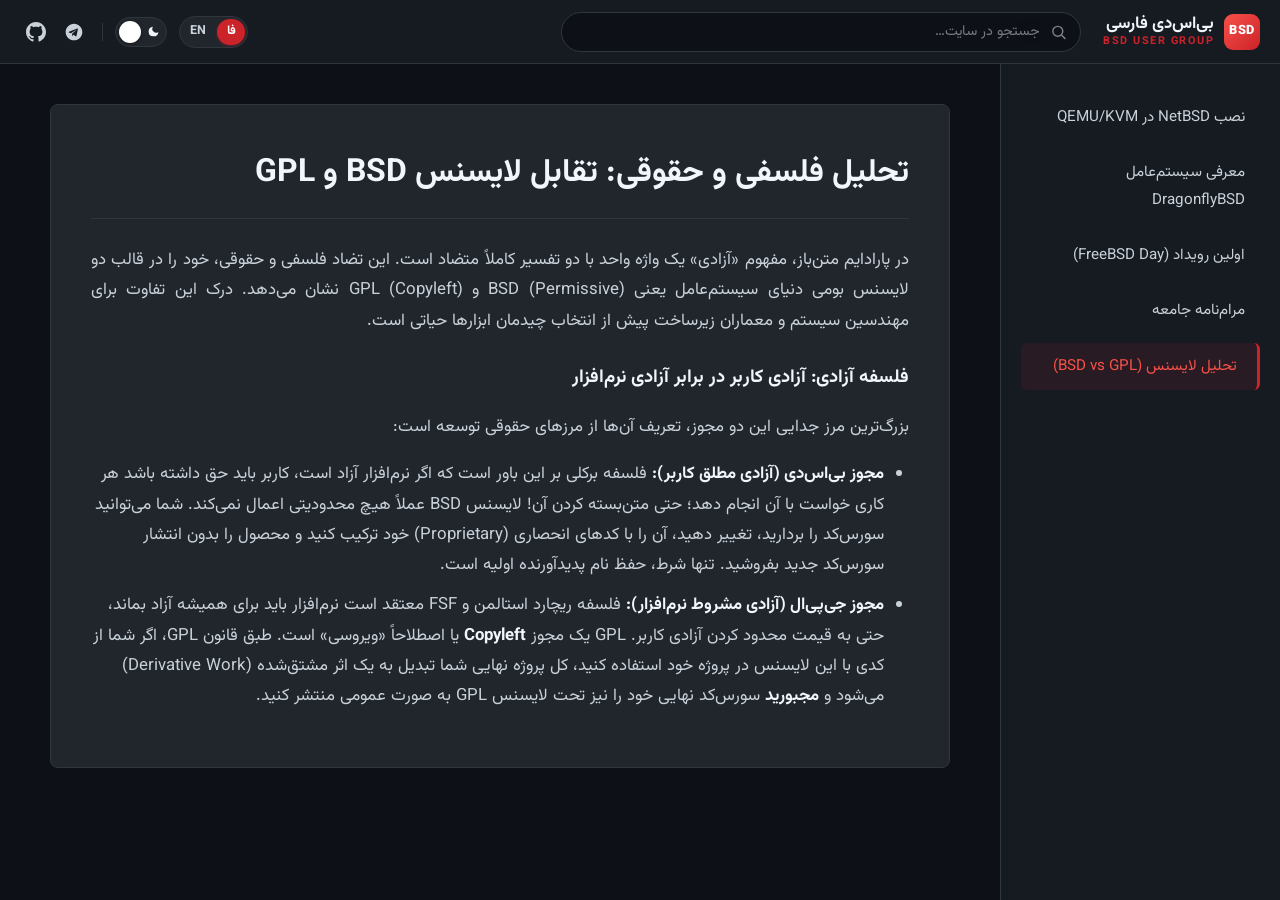
<file: site/license/index.html>
<!DOCTYPE html>
<html lang="fa" dir="rtl">
<head>
    <meta charset="UTF-8">
    <meta name="viewport" content="width=device-width, initial-scale=1.0">
    <title>تحلیل لایسنس (BSD vs GPL) | بی‌اس‌دی فارسی</title>
    
    <link rel="preconnect" href="https://fonts.googleapis.com">
    <link rel="preconnect" href="https://fonts.gstatic.com" crossorigin>
    <link href="https://fonts.googleapis.com/css2?family=Vazirmatn:wght@300;400;500;700;900&display=swap" rel="stylesheet">
    
    <style>
        body { font-family: 'Vazirmatn', sans-serif; margin: 0; }
        .layout-wrapper { display: flex; min-height: 100vh; }
    </style>

    
    <link rel="stylesheet" href="../css/main.css">
    
</head>
<script>
    // Theme initialization (at the top to prevent flicker)
    (function() {
        const currentTheme = localStorage.getItem('theme') || 'dark';
        document.documentElement.setAttribute('data-theme', currentTheme);
    })();
</script>
<body>

<header class="site-header" id="siteHeader">
    <div class="header-inner">

        <button class="hamburger-btn" id="menuBtn" aria-label="Toggle Menu" aria-controls="sidebar" aria-expanded="false">
            <span class="hamburger-icon" aria-hidden="true">
                <span class="bar"></span>
                <span class="bar"></span>
                <span class="bar"></span>
            </span>
        </button>

        <a class="site-brand" href="../">
            <span class="brand-mark" aria-hidden="true">BSD</span>
            <span class="brand-text">
                <span class="brand-name">
                    <span class="lang-fa">بی‌اس‌دی فارسی</span>
                    <span class="lang-en">BSD Farsi</span>
                </span>
                <span class="brand-tagline">BSD USER GROUP</span>
            </span>
        </a>

        <div class="header-search" id="headerSearch"
             data-index="../search/search_index.json"
             data-base="../">
            <button type="button" class="search-mobile-toggle" id="searchMobileToggle" aria-label="جستجو در سایت / Search documentation" title="جستجو">
                <svg viewBox="0 0 24 24" width="18" height="18" fill="none" stroke="currentColor" stroke-width="2.2" stroke-linecap="round">
                    <circle cx="11" cy="11" r="7"></circle>
                    <path d="M16.5 16.5 21 21"></path>
                </svg>
            </button>
            <div class="search-bar-inner">
                <span class="search-icon" aria-hidden="true">
                    <svg viewBox="0 0 24 24" width="17" height="17" fill="none" stroke="currentColor" stroke-width="2" stroke-linecap="round">
                        <circle cx="11" cy="11" r="7"></circle>
                        <path d="M16.5 16.5 21 21"></path>
                    </svg>
                </span>
                <input type="search" class="search-input" id="siteSearch" placeholder="جستجو در سایت…"
                       aria-label="جستجو در سایت" autocomplete="off" spellcheck="false">
                <button type="button" class="search-mobile-close" id="searchMobileClose" aria-label="بستن جستجو / Close search">
                    <svg viewBox="0 0 24 24" width="18" height="18" fill="none" stroke="currentColor" stroke-width="2.2" stroke-linecap="round" stroke-linejoin="round">
                        <line x1="18" y1="6" x2="6" y2="18"></line>
                        <line x1="6" y1="6" x2="18" y2="18"></line>
                    </svg>
                </button>
            </div>
            <div class="search-results" id="searchResults"></div>
        </div>

        <div class="header-actions">
            <div class="lang-toggle" role="group" aria-label="انتخاب زبان / Language selection">
                <button type="button" class="lang-btn active" data-lang="fa" id="langFa" aria-pressed="true" title="فارسی">فا</button>
                <button type="button" class="lang-btn" data-lang="en" id="langEn" aria-pressed="false" title="English">EN</button>
            </div>
            <div class="theme-toggle">
                <label class="switch" for="theme-switch" aria-label="تغییر پوسته تاریک و روشن">
                    <input type="checkbox" id="theme-switch">
                    <span class="slider">
                        <svg class="icon icon-sun" width="13" height="13" viewBox="0 0 24 24" fill="none" stroke="currentColor" stroke-width="2.2" stroke-linecap="round" stroke-linejoin="round" aria-hidden="true">
                            <circle cx="12" cy="12" r="5"></circle>
                            <line x1="12" y1="1" x2="12" y2="3"></line>
                            <line x1="12" y1="21" x2="12" y2="23"></line>
                            <line x1="4.22" y1="4.22" x2="5.64" y2="5.64"></line>
                            <line x1="18.36" y1="18.36" x2="19.78" y2="19.78"></line>
                            <line x1="1" y1="12" x2="3" y2="12"></line>
                            <line x1="21" y1="12" x2="23" y2="12"></line>
                            <line x1="4.22" y1="19.78" x2="5.64" y2="18.36"></line>
                            <line x1="18.36" y1="5.64" x2="19.78" y2="4.22"></line>
                        </svg>
                        <svg class="icon icon-moon" width="13" height="13" viewBox="0 0 24 24" fill="currentColor" aria-hidden="true">
                            <path d="M21 12.79A9 9 0 1 1 11.21 3 7 7 0 0 0 21 12.79z"></path>
                        </svg>
                    </span>
                </label>
            </div>
            <div class="header-separator" aria-hidden="true"></div>
            <div class="header-socials">
                <a class="header-link" href="https://t.me/bsdfarsi" target="_blank" rel="noopener" aria-label="کانال تلگرام بی‌اس‌دی فارسی">
                    <svg class="social-icon" width="20" height="20" viewBox="0 0 24 24" fill="currentColor">
                        <path d="M12 2C6.48 2 2 6.48 2 12s4.48 10 10 10 10-4.48 10-10S17.52 2 12 2zm4.64 6.8-1.68 7.92c-.12.58-.47.72-.96.45l-2.6-1.92-1.25 1.21c-.14.14-.26.26-.53.26l.19-2.65 4.82-4.35c.21-.19-.05-.29-.32-.11l-5.96 3.75-2.57-.8c-.56-.17-.57-.56.12-.83l10.05-3.87c.47-.17.88.11.73.94z"/>
                    </svg>
                </a>
                <a class="header-link" href="https://github.com/bsdfarsi" target="_blank" rel="noopener" aria-label="گیت‌هاب بی‌اس‌دی فارسی">
                    <svg class="social-icon" width="20" height="20" viewBox="0 0 24 24" fill="currentColor">
                        <path d="M12 0c-6.626 0-12 5.373-12 12 0 5.302 3.438 9.8 8.207 11.387.599.111.793-.261.793-.577v-2.234c-3.338.726-4.033-1.416-4.033-1.416-.546-1.387-1.333-1.756-1.333-1.756-1.089-.745.083-.729.083-.729 1.205.084 1.839 1.237 1.839 1.237 1.07 1.834 2.807 1.304 3.492.997.107-.775.418-1.305.762-1.604-2.665-.305-5.467-1.334-5.467-5.931 0-1.311.469-2.381 1.236-3.221-.124-.303-.535-1.524.117-3.176 0 0 1.008-.322 3.301 1.23.957-.266 1.983-.399 3.003-.404 1.02.005 2.047.138 3.006.404 2.291-1.552 3.297-1.23 3.297-1.23.653 1.653.242 2.874.118 3.176.77.84 1.235 1.911 1.235 3.221 0 4.609-2.807 5.624-5.479 5.921.43.372.823 1.102.823 2.222v3.293c0 .319.192.694.801.576 4.765-1.589 8.199-6.086 8.199-11.386 0-6.627-5.373-12-12-12z"/>
                    </svg>
                </a>
            </div>
        </div>

    </div>
</header>

<div class="layout-wrapper">

    <aside class="sidebar" id="sidebar">
        <ul class="sidebar-menu">
            
            <li>
                <a href=".." class="">
                    <span class="lang-fa">نصب NetBSD در QEMU/KVM</span>
                    <span class="lang-en">
                        Deploying NetBSD on QEMU/KVM
                    </span>
                </a>
            </li>
            
            <li>
                <a href="../dragonflybsd/" class="">
                    <span class="lang-fa">معرفی سیستم‌عامل DragonflyBSD</span>
                    <span class="lang-en">
                        Introduction to DragonFly BSD
                        
                    </span>
                </a>
            </li>
            
            <li>
                <a href="../freebsd-day/" class="">
                    <span class="lang-fa">اولین رویداد (FreeBSD Day)</span>
                    <span class="lang-en">
                        First Online Event (FreeBSD Day)
                        
                    </span>
                </a>
            </li>
            
            <li>
                <a href="../rules/" class="">
                    <span class="lang-fa">مرام‌نامه جامعه</span>
                    <span class="lang-en">
                        Community Code of Conduct
                        
                    </span>
                </a>
            </li>
            
            <li>
                <a href="./" class="active">
                    <span class="lang-fa">تحلیل لایسنس (BSD vs GPL)</span>
                    <span class="lang-en">
                        License Analysis (BSD vs GPL)
                        
                    </span>
                </a>
            </li>
            
        </ul>

        <div class="sidebar-footer">
            <a href="https://github.com/bsdfarsi" target="_blank" rel="noopener" class="sidebar-social-btn" aria-label="GitHub">
                <svg class="social-icon" width="20" height="20" viewBox="0 0 24 24" fill="currentColor">
                    <path d="M12 0c-6.626 0-12 5.373-12 12 0 5.302 3.438 9.8 8.207 11.387.599.111.793-.261.793-.577v-2.234c-3.338.726-4.033-1.416-4.033-1.416-.546-1.387-1.333-1.756-1.333-1.756-1.089-.745.083-.729.083-.729 1.205.084 1.839 1.237 1.839 1.237 1.07 1.834 2.807 1.304 3.492.997.107-.775.418-1.305.762-1.604-2.665-.305-5.467-1.334-5.467-5.931 0-1.311.469-2.381 1.236-3.221-.124-.303-.535-1.524.117-3.176 0 0 1.008-.322 3.301 1.23.957-.266 1.983-.399 3.003-.404 1.02.005 2.047.138 3.006.404 2.291-1.552 3.297-1.23 3.297-1.23.653 1.653.242 2.874.118 3.176.77.84 1.235 1.911 1.235 3.221 0 4.609-2.807 5.624-5.479 5.921.43.372.823 1.102.823 2.222v3.293c0 .319.192.694.801.576 4.765-1.589 8.199-6.086 8.199-11.386 0-6.627-5.373-12-12-12z"/>
                </svg>
                <span class="lang-fa">گیت‌هاب</span>
                <span class="lang-en">GitHub</span>
            </a>
            <a href="https://t.me/bsdfarsi" target="_blank" rel="noopener" class="sidebar-social-btn" aria-label="Telegram">
                <svg class="social-icon" width="20" height="20" viewBox="0 0 24 24" fill="currentColor">
                    <path d="M12 2C6.48 2 2 6.48 2 12s4.48 10 10 10 10-4.48 10-10S17.52 2 12 2zm4.64 6.8-1.68 7.92c-.12.58-.47.72-.96.45l-2.6-1.92-1.25 1.21c-.14.14-.26.26-.53.26l.19-2.65 4.82-4.35c.21-.19-.05-.29-.32-.11l-5.96 3.75-2.57-.8c-.56-.17-.57-.56.12-.83l10.05-3.87c.47-.17.88.11.73.94z"/>
                </svg>
                <span class="lang-fa">تلگرام</span>
                <span class="lang-en">Telegram</span>
            </a>
        </div>
    </aside>

    <div class="sidebar-backdrop" id="sidebarBackdrop" aria-hidden="true"></div>

    <main class="main-content">
        <article class="doc-section">
            <div class="lang-fa">
<h1 id="bsd-gpl">تحلیل فلسفی و حقوقی: تقابل لایسنس BSD و GPL</h1>
<p>در پارادایم متن‌باز، مفهوم «آزادی» یک واژه واحد با دو تفسیر کاملاً متضاد است. این تضاد فلسفی و حقوقی، خود را در قالب دو لایسنس بومی دنیای سیستم‌عامل یعنی BSD (Permissive) و GPL (Copyleft) نشان می‌دهد. درک این تفاوت برای مهندسین سیستم و معماران زیرساخت پیش از انتخاب چیدمان ابزارها حیاتی است.</p>
<h3 id="_1">فلسفه آزادی: آزادی کاربر در برابر آزادی نرم‌افزار</h3>
<p>بزرگ‌ترین مرز جدایی این دو مجوز، تعریف آن‌ها از مرزهای حقوقی توسعه است:</p>
<ul>
<li><strong>مجوز بی‌اس‌دی (آزادی مطلق کاربر):</strong> فلسفه برکلی بر این باور است که اگر نرم‌افزار آزاد است، کاربر باید حق داشته باشد هر کاری خواست با آن انجام دهد؛ حتی متن‌بسته کردن آن! لایسنس BSD عملاً هیچ محدودیتی اعمال نمی‌کند. شما می‌توانید سورس‌کد را بردارید، تغییر دهید، آن را با کدهای انحصاری (Proprietary) خود ترکیب کنید و محصول را بدون انتشار سورس‌کد جدید بفروشید. تنها شرط، حفظ نام پدیدآورنده اولیه است.</li>
<li><strong>مجوز جی‌پی‌ال (آزادی مشروط نرم‌افزار):</strong> فلسفه ریچارد استالمن و FSF معتقد است نرم‌افزار باید برای همیشه آزاد بماند، حتی به قیمت محدود کردن آزادی کاربر. GPL یک مجوز <strong>Copyleft</strong> یا اصطلاحاً «ویروسی» است. طبق قانون GPL، اگر شما از کدی با این لایسنس در پروژه خود استفاده کنید، کل پروژه نهایی شما تبدیل به یک اثر مشتق‌شده (Derivative Work) می‌شود و <strong>مجبورید</strong> سورس‌کد نهایی خود را نیز تحت لایسنس GPL به صورت عمومی منتشر کنید.</li>
</ul>
</div>
<div class="lang-en">
<h1 id="philosophical-and-legal-analysis-bsd-vs-gpl-license">Philosophical and Legal Analysis: BSD vs GPL License</h1>
<p>Within open-source computing, the term "freedom" carries two fundamentally divergent interpretations. This philosophical and legal divide is manifested through two historic operating system license traditions: BSD (Permissive) and GPL (Copyleft). Grasping this distinction is critical for systems engineers and infrastructure architects when selecting tech stacks.</p>
<h3 id="the-philosophy-of-freedom-user-freedom-vs-software-freedom">The Philosophy of Freedom: User Freedom vs Software Freedom</h3>
<p>The central point of divergence lies in how each license defines legal boundaries for downstream software distribution:</p>
<ul>
<li><strong>BSD License (Unrestricted User Freedom):</strong> The Berkeley philosophy posits that if software is truly free, the user must possess absolute liberty to do whatever they choose with it—including incorporating it into closed-source, commercial products. The BSD license imposes virtually zero restrictions. You may inspect, modify, fork, and combine the source with proprietary codebases and distribute binary products without releasing modifications. The primary requirement is retaining the original copyright notice and disclaimer.</li>
<li><strong>GPL License (Conditional Software Freedom):</strong> Founded on the philosophy of Richard Stallman and the Free Software Foundation (FSF), the GPL dictates that software must remain perpetually free, even if that necessitates restricting user liberties. The GPL operates as a <strong>Copyleft</strong> (reciprocal) license. By legal design, if you link or incorporate GPL-licensed code into your application, the entire resultant work is classified as a derivative work—requiring you to publish the complete source code under the same GPL license upon distribution.</li>
</ul>
</div>
        </article>
    </main>

</div>

<script>
    const menuBtn = document.getElementById('menuBtn');
    const sidebar = document.getElementById('sidebar');
    const sidebarBackdrop = document.getElementById('sidebarBackdrop');
    const menuLinks = document.querySelectorAll('.sidebar-menu a');

    if (menuBtn && sidebar) {
        const setSidebar = open => {
            sidebar.classList.toggle('open', open);
            menuBtn.setAttribute('aria-expanded', String(open));
            if (sidebarBackdrop) {
                sidebarBackdrop.classList.toggle('active', open);
            }
            document.body.classList.toggle('sidebar-locked', open);
        };

        menuBtn.addEventListener('click', () => {
            setSidebar(!sidebar.classList.contains('open'));
        });

        if (sidebarBackdrop) {
            sidebarBackdrop.addEventListener('click', () => setSidebar(false));
        }

        menuLinks.forEach(link => {
            link.addEventListener('click', () => setSidebar(false));
        });

        document.addEventListener('keydown', event => {
            if (event.key === 'Escape' && sidebar.classList.contains('open')) {
                setSidebar(false);
                menuBtn.focus();
            }
        });
    }

    // Theme Toggle Logic
    const themeSwitch = document.getElementById('theme-switch');
    const htmlElement = document.documentElement;
    
    // Sync switch state with current theme
    if (htmlElement.getAttribute('data-theme') === 'light') {
        themeSwitch.checked = true;
    }

    themeSwitch.addEventListener('change', () => {
        const theme = themeSwitch.checked ? 'light' : 'dark';
        htmlElement.setAttribute('data-theme', theme);
        localStorage.setItem('theme', theme);
    });

    // Language Toggle Logic (On-Demand Switcher)
    const langFaBtn = document.getElementById('langFa');
    const langEnBtn = document.getElementById('langEn');

    function setLanguage(lang) {
        htmlElement.setAttribute('lang', lang);
        htmlElement.setAttribute('dir', lang === 'en' ? 'ltr' : 'rtl');
        localStorage.setItem('lang', lang);

        if (langFaBtn && langEnBtn) {
            langFaBtn.classList.toggle('active', lang === 'fa');
            langFaBtn.setAttribute('aria-pressed', String(lang === 'fa'));
            langEnBtn.classList.toggle('active', lang === 'en');
            langEnBtn.setAttribute('aria-pressed', String(lang === 'en'));
        }

        const siteSearch = document.getElementById('siteSearch');
        if (siteSearch) {
            siteSearch.placeholder = lang === 'en' ? 'Search documentation…' : 'جستجو در سایت…';
            siteSearch.setAttribute('aria-label', lang === 'en' ? 'Search documentation' : 'جستجو در سایت');
        }

        const activeLink = document.querySelector('.sidebar-menu a.active');
        if (activeLink) {
            const titleEl = activeLink.querySelector(lang === 'en' ? '.lang-en' : '.lang-fa');
            if (titleEl) {
                const siteName = lang === 'en' ? 'BSD Farsi' : 'بی‌اس‌دی فارسی';
                document.title = `${titleEl.textContent.trim()} | ${siteName}`;
            }
        }

        // Dispatch on-demand event for any page hooks or listeners
        window.dispatchEvent(new CustomEvent('languageChange', { detail: { lang } }));
    }

    if (langFaBtn && langEnBtn) {
        const initialLang = localStorage.getItem('lang') || 'fa';
        setLanguage(initialLang);

        langFaBtn.addEventListener('click', () => setLanguage('fa'));
        langEnBtn.addEventListener('click', () => setLanguage('en'));
    }
    // Header shadow once the page is scrolled
    const siteHeader = document.getElementById('siteHeader');

    if (siteHeader) {
        const syncHeaderShadow = () => {
            siteHeader.classList.toggle('scrolled', window.scrollY > 4);
        };
        window.addEventListener('scroll', syncHeaderShadow, { passive: true });
        syncHeaderShadow();
    }

    // Search
    const searchBox = document.getElementById('headerSearch');

    if (searchBox) {
        const input = searchBox.querySelector('.search-input');
        const resultsBox = searchBox.querySelector('.search-results');
        const mobileToggleBtn = document.getElementById('searchMobileToggle');
        const mobileCloseBtn = document.getElementById('searchMobileClose');
        const indexUrl = searchBox.dataset.index;
        const baseUrl = searchBox.dataset.base || '';

        const openMobileSearch = () => {
            searchBox.classList.add('mobile-open');
            document.body.classList.add('search-open');
            setTimeout(() => input.focus(), 60);
            if (input.value.trim().length >= 2) {
                run();
            }
        };

        const closeMobileSearch = () => {
            searchBox.classList.remove('mobile-open');
            document.body.classList.remove('search-open');
            closeResults();
            input.blur();
        };

        if (mobileToggleBtn) {
            mobileToggleBtn.addEventListener('click', openMobileSearch);
        }

        if (mobileCloseBtn) {
            mobileCloseBtn.addEventListener('click', closeMobileSearch);
        }

        // Zero-width marks, harakat and spaces are ignored while typing
        const IGNORABLE = '[\\s\\u200b-\\u200f\\u2060-\\u206f\\u064b-\\u0652\\ufeff]*';
        // Every spelling variant of a letter maps to a class covering them all,
        // so a query typed with Arabic letters still matches the Persian text.
        const VARIANTS = {
            'ی': '[یيى]', 'ي': '[یيى]', 'ى': '[یيى]',
            'ک': '[کک]', 'ك': '[کک]',
            'ا': '[اأإآٱ]', 'أ': '[اأإآٱ]', 'إ': '[اأإآٱ]',
            'آ': '[اأإآٱ]', 'ٱ': '[اأإآٱ]',
            'ه': '[هة]', 'ة': '[هة]',
            'و': '[وؤ]', 'ؤ': '[وؤ]'
        };

        let docs = null;
        let loading = null;
        let activeIndex = -1;
        let resultLinks = [];

        const escapeChar = ch => ch.replace(/[.*+?^${}()|[\]\\]/g, '\\$&');

        // Turn a query token into a tolerant pattern so that Arabic/Persian
        // spelling variants and ZWNJ still match the indexed text.
        const tokenPattern = token => Array.from(token)
            .map(ch => (/\s/.test(ch) ? IGNORABLE : (VARIANTS[ch] || escapeChar(ch))))
            .join('');

        const buildPattern = query => {
            const tokens = query.split(/\s+/).filter(Boolean).map(tokenPattern);
            return tokens.length ? new RegExp(tokens.join('|'), 'gi') : null;
        };

        const countMatches = (text, re) => {
            re.lastIndex = 0;
            const matches = text.match(re);
            return matches ? matches.length : 0;
        };

        const search = query => {
            const re = buildPattern(query);
            if (!re || !docs) return [];

            const hits = [];
            for (const doc of docs) {
                const title = doc.title || '';
                const text = doc.text || '';
                const inTitle = countMatches(title, re);
                const inText = countMatches(text, re);
                if (!inTitle && !inText) continue;
                hits.push({ doc, title, text, score: inTitle * 6 + inText });
            }

            hits.sort((a, b) => b.score - a.score);
            return hits.slice(0, 12);
        };

        const loadIndex = () => {
            if (!loading) {
                loading = fetch(indexUrl)
                    .then(response => {
                        if (!response.ok) throw new Error(response.status);
                        return response.json();
                    })
                    .then(data => { docs = (data && data.docs) || []; })
                    .catch(() => { docs = []; });
            }
            return loading;
        };

        // Build highlighted text as DOM nodes (never inject raw HTML)
        const highlight = (text, re) => {
            const fragment = document.createDocumentFragment();
            re.lastIndex = 0;
            let last = 0;
            let match;

            while ((match = re.exec(text)) !== null) {
                if (match.index > last) {
                    fragment.appendChild(document.createTextNode(text.slice(last, match.index)));
                }
                const mark = document.createElement('mark');
                mark.textContent = match[0];
                fragment.appendChild(mark);
                last = match.index + match[0].length;
                if (!match[0].length) re.lastIndex++;
            }

            if (last < text.length) {
                fragment.appendChild(document.createTextNode(text.slice(last)));
            }
            return fragment;
        };

        const buildSnippet = (text, re) => {
            re.lastIndex = 0;
            const match = re.exec(text);
            const from = match ? Math.max(0, match.index - 50) : 0;
            const to = match
                ? Math.min(text.length, match.index + match[0].length + 90)
                : Math.min(text.length, 160);

            return (from > 0 ? '…' : '') +
                   text.slice(from, to).replace(/\s+/g, ' ').trim() +
                   (to < text.length ? '…' : '');
        };

        const closeResults = () => {
            resultsBox.classList.remove('open');
            resultsBox.textContent = '';
            resultLinks = [];
            activeIndex = -1;
        };

        const setActive = index => {
            if (!resultLinks.length) return;
            activeIndex = (index + resultLinks.length) % resultLinks.length;
            resultLinks.forEach((link, i) => link.classList.toggle('active', i === activeIndex));
            const active = resultLinks[activeIndex];
            if (active) active.scrollIntoView({ block: 'nearest' });
        };

        const showMessage = message => {
            closeResults();
            const empty = document.createElement('div');
            empty.className = 'search-empty';
            empty.textContent = message;
            resultsBox.appendChild(empty);
            resultsBox.classList.add('open');
        };

        const render = query => {
            const hits = search(query);
            if (!hits.length) {
                showMessage('نتیجه‌ای یافت نشد.');
                return;
            }

            const re = buildPattern(query);
            closeResults();

            hits.forEach(hit => {
                const link = document.createElement('a');
                link.className = 'search-result';
                link.href = baseUrl + hit.doc.location;

                const title = document.createElement('div');
                title.className = 'search-result-title';
                title.appendChild(highlight(hit.title, re));
                link.appendChild(title);

                if (hit.text) {
                    const snippet = document.createElement('div');
                    snippet.className = 'search-result-snippet';
                    snippet.appendChild(highlight(buildSnippet(hit.text, re), re));
                    link.appendChild(snippet);
                }

                link.addEventListener('click', closeMobileSearch);

                resultsBox.appendChild(link);
                resultLinks.push(link);
            });

            resultsBox.classList.add('open');
        };

        const query = () => input.value.trim();

        const run = () => {
            const current = query();
            if (current.length < 2) {
                closeResults();
                return;
            }
            loadIndex().then(() => {
                if (query() === current) render(current);
            });
        };

        let debounce;
        input.addEventListener('input', () => {
            clearTimeout(debounce);
            debounce = setTimeout(run, 180);
        });

        input.addEventListener('focus', run);

        input.addEventListener('keydown', event => {
            if (event.key === 'ArrowDown') {
                event.preventDefault();
                if (!resultLinks.length) return;
                if (!resultsBox.classList.contains('open')) setActive(0);
                else setActive(activeIndex + 1);
            } else if (event.key === 'ArrowUp') {
                event.preventDefault();
                setActive(activeIndex - 1);
            } else if (event.key === 'Enter') {
                if (resultLinks[activeIndex]) {
                    event.preventDefault();
                    window.location.href = resultLinks[activeIndex].href;
                    closeMobileSearch();
                }
            } else if (event.key === 'Escape') {
                closeResults();
                if (searchBox.classList.contains('mobile-open')) {
                    closeMobileSearch();
                } else {
                    input.blur();
                }
            }
        });

        document.addEventListener('click', event => {
            if (!searchBox.contains(event.target)) {
                closeResults();
                if (searchBox.classList.contains('mobile-open')) {
                    closeMobileSearch();
                }
            }
        });

        document.addEventListener('keydown', event => {
            const openSearch = event.key === 'k' && (event.ctrlKey || event.metaKey);
            const slashSearch = event.key === '/' && document.activeElement !== input
                && !/^(INPUT|TEXTAREA|SELECT)$/.test(document.activeElement.tagName);

            if (openSearch || slashSearch) {
                event.preventDefault();
                if (window.innerWidth <= 768) {
                    openMobileSearch();
                } else {
                    input.focus();
                    input.select();
                }
            }
        });
    }
</script>

</body>
</html>
</file>
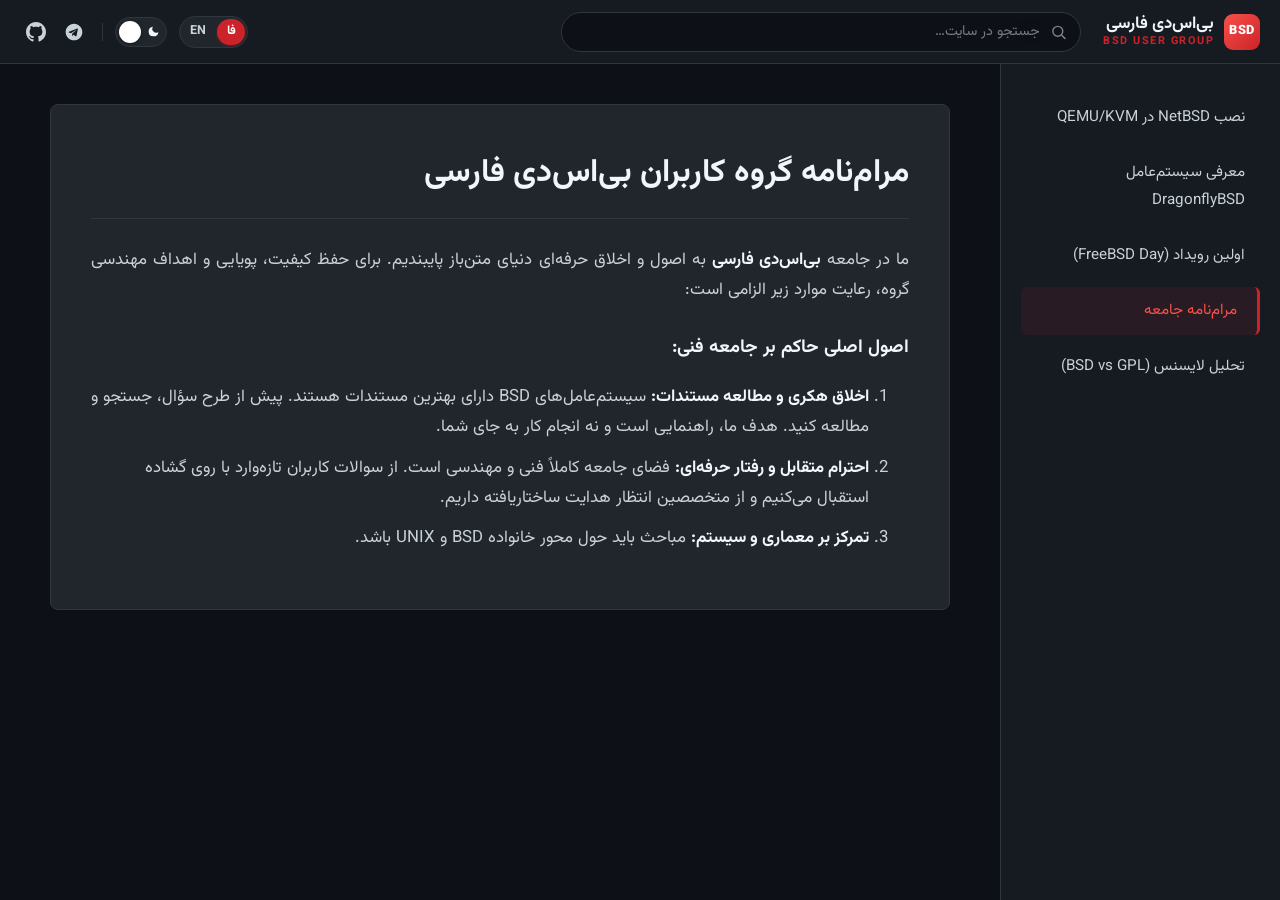
<file: site/rules/index.html>
<!DOCTYPE html>
<html lang="fa" dir="rtl">
<head>
    <meta charset="UTF-8">
    <meta name="viewport" content="width=device-width, initial-scale=1.0">
    <title>مرام‌نامه جامعه | بی‌اس‌دی فارسی</title>
    
    <link rel="preconnect" href="https://fonts.googleapis.com">
    <link rel="preconnect" href="https://fonts.gstatic.com" crossorigin>
    <link href="https://fonts.googleapis.com/css2?family=Vazirmatn:wght@300;400;500;700;900&display=swap" rel="stylesheet">
    
    <style>
        body { font-family: 'Vazirmatn', sans-serif; margin: 0; }
        .layout-wrapper { display: flex; min-height: 100vh; }
    </style>

    
    <link rel="stylesheet" href="../css/main.css">
    
</head>
<script>
    // Theme initialization (at the top to prevent flicker)
    (function() {
        const currentTheme = localStorage.getItem('theme') || 'dark';
        document.documentElement.setAttribute('data-theme', currentTheme);
    })();
</script>
<body>

<header class="site-header" id="siteHeader">
    <div class="header-inner">

        <button class="hamburger-btn" id="menuBtn" aria-label="Toggle Menu" aria-controls="sidebar" aria-expanded="false">
            <span class="hamburger-icon" aria-hidden="true">
                <span class="bar"></span>
                <span class="bar"></span>
                <span class="bar"></span>
            </span>
        </button>

        <a class="site-brand" href="../">
            <span class="brand-mark" aria-hidden="true">BSD</span>
            <span class="brand-text">
                <span class="brand-name">
                    <span class="lang-fa">بی‌اس‌دی فارسی</span>
                    <span class="lang-en">BSD Farsi</span>
                </span>
                <span class="brand-tagline">BSD USER GROUP</span>
            </span>
        </a>

        <div class="header-search" id="headerSearch"
             data-index="../search/search_index.json"
             data-base="../">
            <button type="button" class="search-mobile-toggle" id="searchMobileToggle" aria-label="جستجو در سایت / Search documentation" title="جستجو">
                <svg viewBox="0 0 24 24" width="18" height="18" fill="none" stroke="currentColor" stroke-width="2.2" stroke-linecap="round">
                    <circle cx="11" cy="11" r="7"></circle>
                    <path d="M16.5 16.5 21 21"></path>
                </svg>
            </button>
            <div class="search-bar-inner">
                <span class="search-icon" aria-hidden="true">
                    <svg viewBox="0 0 24 24" width="17" height="17" fill="none" stroke="currentColor" stroke-width="2" stroke-linecap="round">
                        <circle cx="11" cy="11" r="7"></circle>
                        <path d="M16.5 16.5 21 21"></path>
                    </svg>
                </span>
                <input type="search" class="search-input" id="siteSearch" placeholder="جستجو در سایت…"
                       aria-label="جستجو در سایت" autocomplete="off" spellcheck="false">
                <button type="button" class="search-mobile-close" id="searchMobileClose" aria-label="بستن جستجو / Close search">
                    <svg viewBox="0 0 24 24" width="18" height="18" fill="none" stroke="currentColor" stroke-width="2.2" stroke-linecap="round" stroke-linejoin="round">
                        <line x1="18" y1="6" x2="6" y2="18"></line>
                        <line x1="6" y1="6" x2="18" y2="18"></line>
                    </svg>
                </button>
            </div>
            <div class="search-results" id="searchResults"></div>
        </div>

        <div class="header-actions">
            <div class="lang-toggle" role="group" aria-label="انتخاب زبان / Language selection">
                <button type="button" class="lang-btn active" data-lang="fa" id="langFa" aria-pressed="true" title="فارسی">فا</button>
                <button type="button" class="lang-btn" data-lang="en" id="langEn" aria-pressed="false" title="English">EN</button>
            </div>
            <div class="theme-toggle">
                <label class="switch" for="theme-switch" aria-label="تغییر پوسته تاریک و روشن">
                    <input type="checkbox" id="theme-switch">
                    <span class="slider">
                        <svg class="icon icon-sun" width="13" height="13" viewBox="0 0 24 24" fill="none" stroke="currentColor" stroke-width="2.2" stroke-linecap="round" stroke-linejoin="round" aria-hidden="true">
                            <circle cx="12" cy="12" r="5"></circle>
                            <line x1="12" y1="1" x2="12" y2="3"></line>
                            <line x1="12" y1="21" x2="12" y2="23"></line>
                            <line x1="4.22" y1="4.22" x2="5.64" y2="5.64"></line>
                            <line x1="18.36" y1="18.36" x2="19.78" y2="19.78"></line>
                            <line x1="1" y1="12" x2="3" y2="12"></line>
                            <line x1="21" y1="12" x2="23" y2="12"></line>
                            <line x1="4.22" y1="19.78" x2="5.64" y2="18.36"></line>
                            <line x1="18.36" y1="5.64" x2="19.78" y2="4.22"></line>
                        </svg>
                        <svg class="icon icon-moon" width="13" height="13" viewBox="0 0 24 24" fill="currentColor" aria-hidden="true">
                            <path d="M21 12.79A9 9 0 1 1 11.21 3 7 7 0 0 0 21 12.79z"></path>
                        </svg>
                    </span>
                </label>
            </div>
            <div class="header-separator" aria-hidden="true"></div>
            <div class="header-socials">
                <a class="header-link" href="https://t.me/bsdfarsi" target="_blank" rel="noopener" aria-label="کانال تلگرام بی‌اس‌دی فارسی">
                    <svg class="social-icon" width="20" height="20" viewBox="0 0 24 24" fill="currentColor">
                        <path d="M12 2C6.48 2 2 6.48 2 12s4.48 10 10 10 10-4.48 10-10S17.52 2 12 2zm4.64 6.8-1.68 7.92c-.12.58-.47.72-.96.45l-2.6-1.92-1.25 1.21c-.14.14-.26.26-.53.26l.19-2.65 4.82-4.35c.21-.19-.05-.29-.32-.11l-5.96 3.75-2.57-.8c-.56-.17-.57-.56.12-.83l10.05-3.87c.47-.17.88.11.73.94z"/>
                    </svg>
                </a>
                <a class="header-link" href="https://github.com/bsdfarsi" target="_blank" rel="noopener" aria-label="گیت‌هاب بی‌اس‌دی فارسی">
                    <svg class="social-icon" width="20" height="20" viewBox="0 0 24 24" fill="currentColor">
                        <path d="M12 0c-6.626 0-12 5.373-12 12 0 5.302 3.438 9.8 8.207 11.387.599.111.793-.261.793-.577v-2.234c-3.338.726-4.033-1.416-4.033-1.416-.546-1.387-1.333-1.756-1.333-1.756-1.089-.745.083-.729.083-.729 1.205.084 1.839 1.237 1.839 1.237 1.07 1.834 2.807 1.304 3.492.997.107-.775.418-1.305.762-1.604-2.665-.305-5.467-1.334-5.467-5.931 0-1.311.469-2.381 1.236-3.221-.124-.303-.535-1.524.117-3.176 0 0 1.008-.322 3.301 1.23.957-.266 1.983-.399 3.003-.404 1.02.005 2.047.138 3.006.404 2.291-1.552 3.297-1.23 3.297-1.23.653 1.653.242 2.874.118 3.176.77.84 1.235 1.911 1.235 3.221 0 4.609-2.807 5.624-5.479 5.921.43.372.823 1.102.823 2.222v3.293c0 .319.192.694.801.576 4.765-1.589 8.199-6.086 8.199-11.386 0-6.627-5.373-12-12-12z"/>
                    </svg>
                </a>
            </div>
        </div>

    </div>
</header>

<div class="layout-wrapper">

    <aside class="sidebar" id="sidebar">
        <ul class="sidebar-menu">
            
            <li>
                <a href=".." class="">
                    <span class="lang-fa">نصب NetBSD در QEMU/KVM</span>
                    <span class="lang-en">
                        Deploying NetBSD on QEMU/KVM
                    </span>
                </a>
            </li>
            
            <li>
                <a href="../dragonflybsd/" class="">
                    <span class="lang-fa">معرفی سیستم‌عامل DragonflyBSD</span>
                    <span class="lang-en">
                        Introduction to DragonFly BSD
                        
                    </span>
                </a>
            </li>
            
            <li>
                <a href="../freebsd-day/" class="">
                    <span class="lang-fa">اولین رویداد (FreeBSD Day)</span>
                    <span class="lang-en">
                        First Online Event (FreeBSD Day)
                        
                    </span>
                </a>
            </li>
            
            <li>
                <a href="./" class="active">
                    <span class="lang-fa">مرام‌نامه جامعه</span>
                    <span class="lang-en">
                        Community Code of Conduct
                        
                    </span>
                </a>
            </li>
            
            <li>
                <a href="../license/" class="">
                    <span class="lang-fa">تحلیل لایسنس (BSD vs GPL)</span>
                    <span class="lang-en">
                        License Analysis (BSD vs GPL)
                        
                    </span>
                </a>
            </li>
            
        </ul>

        <div class="sidebar-footer">
            <a href="https://github.com/bsdfarsi" target="_blank" rel="noopener" class="sidebar-social-btn" aria-label="GitHub">
                <svg class="social-icon" width="20" height="20" viewBox="0 0 24 24" fill="currentColor">
                    <path d="M12 0c-6.626 0-12 5.373-12 12 0 5.302 3.438 9.8 8.207 11.387.599.111.793-.261.793-.577v-2.234c-3.338.726-4.033-1.416-4.033-1.416-.546-1.387-1.333-1.756-1.333-1.756-1.089-.745.083-.729.083-.729 1.205.084 1.839 1.237 1.839 1.237 1.07 1.834 2.807 1.304 3.492.997.107-.775.418-1.305.762-1.604-2.665-.305-5.467-1.334-5.467-5.931 0-1.311.469-2.381 1.236-3.221-.124-.303-.535-1.524.117-3.176 0 0 1.008-.322 3.301 1.23.957-.266 1.983-.399 3.003-.404 1.02.005 2.047.138 3.006.404 2.291-1.552 3.297-1.23 3.297-1.23.653 1.653.242 2.874.118 3.176.77.84 1.235 1.911 1.235 3.221 0 4.609-2.807 5.624-5.479 5.921.43.372.823 1.102.823 2.222v3.293c0 .319.192.694.801.576 4.765-1.589 8.199-6.086 8.199-11.386 0-6.627-5.373-12-12-12z"/>
                </svg>
                <span class="lang-fa">گیت‌هاب</span>
                <span class="lang-en">GitHub</span>
            </a>
            <a href="https://t.me/bsdfarsi" target="_blank" rel="noopener" class="sidebar-social-btn" aria-label="Telegram">
                <svg class="social-icon" width="20" height="20" viewBox="0 0 24 24" fill="currentColor">
                    <path d="M12 2C6.48 2 2 6.48 2 12s4.48 10 10 10 10-4.48 10-10S17.52 2 12 2zm4.64 6.8-1.68 7.92c-.12.58-.47.72-.96.45l-2.6-1.92-1.25 1.21c-.14.14-.26.26-.53.26l.19-2.65 4.82-4.35c.21-.19-.05-.29-.32-.11l-5.96 3.75-2.57-.8c-.56-.17-.57-.56.12-.83l10.05-3.87c.47-.17.88.11.73.94z"/>
                </svg>
                <span class="lang-fa">تلگرام</span>
                <span class="lang-en">Telegram</span>
            </a>
        </div>
    </aside>

    <div class="sidebar-backdrop" id="sidebarBackdrop" aria-hidden="true"></div>

    <main class="main-content">
        <article class="doc-section">
            <div class="lang-fa">
<h1 id="_1">مرام‌نامه گروه کاربران بی‌اس‌دی فارسی</h1>
<p>ما در جامعه <strong>بی‌اس‌دی فارسی</strong> به اصول و اخلاق حرفه‌ای دنیای متن‌باز پایبندیم. برای حفظ کیفیت، پویایی و اهداف مهندسی گروه، رعایت موارد زیر الزامی است:</p>
<h3 id="_2">اصول اصلی حاکم بر جامعه فنی:</h3>
<ol>
<li><strong>اخلاق هکری و مطالعه مستندات:</strong> سیستم‌عامل‌های BSD دارای بهترین مستندات هستند. پیش از طرح سؤال، جستجو و مطالعه کنید. هدف ما، راهنمایی است و نه انجام کار به جای شما.</li>
<li><strong>احترام متقابل و رفتار حرفه‌ای:</strong> فضای جامعه کاملاً فنی و مهندسی است. از سوالات کاربران تازه‌وارد با روی گشاده استقبال می‌کنیم و از متخصصین انتظار هدایت ساختاریافته داریم.</li>
<li><strong>تمرکز بر معماری و سیستم:</strong> مباحث باید حول محور خانواده BSD و UNIX باشد.</li>
</ol>
</div>
<div class="lang-en">
<h1 id="code-of-conduct-bsd-farsi-community">Code of Conduct - BSD Farsi Community</h1>
<p>Within the <strong>BSD Farsi</strong> community, we are dedicated to professional ethics and open-source principles. To maintain technical rigor, constructive discussions, and clear engineering goals, all members are expected to follow these guidelines:</p>
<h3 id="core-engineering-principles">Core Engineering Principles:</h3>
<ol>
<li><strong>Hacker Ethics &amp; RTFM:</strong> BSD systems feature some of the most thorough documentation in computing history. Before posting questions, search the man pages and official handbooks. Our objective is to guide and mentor, not to do the work for you.</li>
<li><strong>Mutual Respect &amp; Professionalism:</strong> The community environment is strictly engineering-focused. We warmly welcome thoughtful inquiries from newcomers and expect structured, respectful guidance from experienced members.</li>
<li><strong>Focus on Systems Architecture:</strong> Discussions must remain anchored in the BSD family, UNIX philosophy, and foundational systems engineering.</li>
</ol>
</div>
        </article>
    </main>

</div>

<script>
    const menuBtn = document.getElementById('menuBtn');
    const sidebar = document.getElementById('sidebar');
    const sidebarBackdrop = document.getElementById('sidebarBackdrop');
    const menuLinks = document.querySelectorAll('.sidebar-menu a');

    if (menuBtn && sidebar) {
        const setSidebar = open => {
            sidebar.classList.toggle('open', open);
            menuBtn.setAttribute('aria-expanded', String(open));
            if (sidebarBackdrop) {
                sidebarBackdrop.classList.toggle('active', open);
            }
            document.body.classList.toggle('sidebar-locked', open);
        };

        menuBtn.addEventListener('click', () => {
            setSidebar(!sidebar.classList.contains('open'));
        });

        if (sidebarBackdrop) {
            sidebarBackdrop.addEventListener('click', () => setSidebar(false));
        }

        menuLinks.forEach(link => {
            link.addEventListener('click', () => setSidebar(false));
        });

        document.addEventListener('keydown', event => {
            if (event.key === 'Escape' && sidebar.classList.contains('open')) {
                setSidebar(false);
                menuBtn.focus();
            }
        });
    }

    // Theme Toggle Logic
    const themeSwitch = document.getElementById('theme-switch');
    const htmlElement = document.documentElement;
    
    // Sync switch state with current theme
    if (htmlElement.getAttribute('data-theme') === 'light') {
        themeSwitch.checked = true;
    }

    themeSwitch.addEventListener('change', () => {
        const theme = themeSwitch.checked ? 'light' : 'dark';
        htmlElement.setAttribute('data-theme', theme);
        localStorage.setItem('theme', theme);
    });

    // Language Toggle Logic (On-Demand Switcher)
    const langFaBtn = document.getElementById('langFa');
    const langEnBtn = document.getElementById('langEn');

    function setLanguage(lang) {
        htmlElement.setAttribute('lang', lang);
        htmlElement.setAttribute('dir', lang === 'en' ? 'ltr' : 'rtl');
        localStorage.setItem('lang', lang);

        if (langFaBtn && langEnBtn) {
            langFaBtn.classList.toggle('active', lang === 'fa');
            langFaBtn.setAttribute('aria-pressed', String(lang === 'fa'));
            langEnBtn.classList.toggle('active', lang === 'en');
            langEnBtn.setAttribute('aria-pressed', String(lang === 'en'));
        }

        const siteSearch = document.getElementById('siteSearch');
        if (siteSearch) {
            siteSearch.placeholder = lang === 'en' ? 'Search documentation…' : 'جستجو در سایت…';
            siteSearch.setAttribute('aria-label', lang === 'en' ? 'Search documentation' : 'جستجو در سایت');
        }

        const activeLink = document.querySelector('.sidebar-menu a.active');
        if (activeLink) {
            const titleEl = activeLink.querySelector(lang === 'en' ? '.lang-en' : '.lang-fa');
            if (titleEl) {
                const siteName = lang === 'en' ? 'BSD Farsi' : 'بی‌اس‌دی فارسی';
                document.title = `${titleEl.textContent.trim()} | ${siteName}`;
            }
        }

        // Dispatch on-demand event for any page hooks or listeners
        window.dispatchEvent(new CustomEvent('languageChange', { detail: { lang } }));
    }

    if (langFaBtn && langEnBtn) {
        const initialLang = localStorage.getItem('lang') || 'fa';
        setLanguage(initialLang);

        langFaBtn.addEventListener('click', () => setLanguage('fa'));
        langEnBtn.addEventListener('click', () => setLanguage('en'));
    }
    // Header shadow once the page is scrolled
    const siteHeader = document.getElementById('siteHeader');

    if (siteHeader) {
        const syncHeaderShadow = () => {
            siteHeader.classList.toggle('scrolled', window.scrollY > 4);
        };
        window.addEventListener('scroll', syncHeaderShadow, { passive: true });
        syncHeaderShadow();
    }

    // Search
    const searchBox = document.getElementById('headerSearch');

    if (searchBox) {
        const input = searchBox.querySelector('.search-input');
        const resultsBox = searchBox.querySelector('.search-results');
        const mobileToggleBtn = document.getElementById('searchMobileToggle');
        const mobileCloseBtn = document.getElementById('searchMobileClose');
        const indexUrl = searchBox.dataset.index;
        const baseUrl = searchBox.dataset.base || '';

        const openMobileSearch = () => {
            searchBox.classList.add('mobile-open');
            document.body.classList.add('search-open');
            setTimeout(() => input.focus(), 60);
            if (input.value.trim().length >= 2) {
                run();
            }
        };

        const closeMobileSearch = () => {
            searchBox.classList.remove('mobile-open');
            document.body.classList.remove('search-open');
            closeResults();
            input.blur();
        };

        if (mobileToggleBtn) {
            mobileToggleBtn.addEventListener('click', openMobileSearch);
        }

        if (mobileCloseBtn) {
            mobileCloseBtn.addEventListener('click', closeMobileSearch);
        }

        // Zero-width marks, harakat and spaces are ignored while typing
        const IGNORABLE = '[\\s\\u200b-\\u200f\\u2060-\\u206f\\u064b-\\u0652\\ufeff]*';
        // Every spelling variant of a letter maps to a class covering them all,
        // so a query typed with Arabic letters still matches the Persian text.
        const VARIANTS = {
            'ی': '[یيى]', 'ي': '[یيى]', 'ى': '[یيى]',
            'ک': '[کک]', 'ك': '[کک]',
            'ا': '[اأإآٱ]', 'أ': '[اأإآٱ]', 'إ': '[اأإآٱ]',
            'آ': '[اأإآٱ]', 'ٱ': '[اأإآٱ]',
            'ه': '[هة]', 'ة': '[هة]',
            'و': '[وؤ]', 'ؤ': '[وؤ]'
        };

        let docs = null;
        let loading = null;
        let activeIndex = -1;
        let resultLinks = [];

        const escapeChar = ch => ch.replace(/[.*+?^${}()|[\]\\]/g, '\\$&');

        // Turn a query token into a tolerant pattern so that Arabic/Persian
        // spelling variants and ZWNJ still match the indexed text.
        const tokenPattern = token => Array.from(token)
            .map(ch => (/\s/.test(ch) ? IGNORABLE : (VARIANTS[ch] || escapeChar(ch))))
            .join('');

        const buildPattern = query => {
            const tokens = query.split(/\s+/).filter(Boolean).map(tokenPattern);
            return tokens.length ? new RegExp(tokens.join('|'), 'gi') : null;
        };

        const countMatches = (text, re) => {
            re.lastIndex = 0;
            const matches = text.match(re);
            return matches ? matches.length : 0;
        };

        const search = query => {
            const re = buildPattern(query);
            if (!re || !docs) return [];

            const hits = [];
            for (const doc of docs) {
                const title = doc.title || '';
                const text = doc.text || '';
                const inTitle = countMatches(title, re);
                const inText = countMatches(text, re);
                if (!inTitle && !inText) continue;
                hits.push({ doc, title, text, score: inTitle * 6 + inText });
            }

            hits.sort((a, b) => b.score - a.score);
            return hits.slice(0, 12);
        };

        const loadIndex = () => {
            if (!loading) {
                loading = fetch(indexUrl)
                    .then(response => {
                        if (!response.ok) throw new Error(response.status);
                        return response.json();
                    })
                    .then(data => { docs = (data && data.docs) || []; })
                    .catch(() => { docs = []; });
            }
            return loading;
        };

        // Build highlighted text as DOM nodes (never inject raw HTML)
        const highlight = (text, re) => {
            const fragment = document.createDocumentFragment();
            re.lastIndex = 0;
            let last = 0;
            let match;

            while ((match = re.exec(text)) !== null) {
                if (match.index > last) {
                    fragment.appendChild(document.createTextNode(text.slice(last, match.index)));
                }
                const mark = document.createElement('mark');
                mark.textContent = match[0];
                fragment.appendChild(mark);
                last = match.index + match[0].length;
                if (!match[0].length) re.lastIndex++;
            }

            if (last < text.length) {
                fragment.appendChild(document.createTextNode(text.slice(last)));
            }
            return fragment;
        };

        const buildSnippet = (text, re) => {
            re.lastIndex = 0;
            const match = re.exec(text);
            const from = match ? Math.max(0, match.index - 50) : 0;
            const to = match
                ? Math.min(text.length, match.index + match[0].length + 90)
                : Math.min(text.length, 160);

            return (from > 0 ? '…' : '') +
                   text.slice(from, to).replace(/\s+/g, ' ').trim() +
                   (to < text.length ? '…' : '');
        };

        const closeResults = () => {
            resultsBox.classList.remove('open');
            resultsBox.textContent = '';
            resultLinks = [];
            activeIndex = -1;
        };

        const setActive = index => {
            if (!resultLinks.length) return;
            activeIndex = (index + resultLinks.length) % resultLinks.length;
            resultLinks.forEach((link, i) => link.classList.toggle('active', i === activeIndex));
            const active = resultLinks[activeIndex];
            if (active) active.scrollIntoView({ block: 'nearest' });
        };

        const showMessage = message => {
            closeResults();
            const empty = document.createElement('div');
            empty.className = 'search-empty';
            empty.textContent = message;
            resultsBox.appendChild(empty);
            resultsBox.classList.add('open');
        };

        const render = query => {
            const hits = search(query);
            if (!hits.length) {
                showMessage('نتیجه‌ای یافت نشد.');
                return;
            }

            const re = buildPattern(query);
            closeResults();

            hits.forEach(hit => {
                const link = document.createElement('a');
                link.className = 'search-result';
                link.href = baseUrl + hit.doc.location;

                const title = document.createElement('div');
                title.className = 'search-result-title';
                title.appendChild(highlight(hit.title, re));
                link.appendChild(title);

                if (hit.text) {
                    const snippet = document.createElement('div');
                    snippet.className = 'search-result-snippet';
                    snippet.appendChild(highlight(buildSnippet(hit.text, re), re));
                    link.appendChild(snippet);
                }

                link.addEventListener('click', closeMobileSearch);

                resultsBox.appendChild(link);
                resultLinks.push(link);
            });

            resultsBox.classList.add('open');
        };

        const query = () => input.value.trim();

        const run = () => {
            const current = query();
            if (current.length < 2) {
                closeResults();
                return;
            }
            loadIndex().then(() => {
                if (query() === current) render(current);
            });
        };

        let debounce;
        input.addEventListener('input', () => {
            clearTimeout(debounce);
            debounce = setTimeout(run, 180);
        });

        input.addEventListener('focus', run);

        input.addEventListener('keydown', event => {
            if (event.key === 'ArrowDown') {
                event.preventDefault();
                if (!resultLinks.length) return;
                if (!resultsBox.classList.contains('open')) setActive(0);
                else setActive(activeIndex + 1);
            } else if (event.key === 'ArrowUp') {
                event.preventDefault();
                setActive(activeIndex - 1);
            } else if (event.key === 'Enter') {
                if (resultLinks[activeIndex]) {
                    event.preventDefault();
                    window.location.href = resultLinks[activeIndex].href;
                    closeMobileSearch();
                }
            } else if (event.key === 'Escape') {
                closeResults();
                if (searchBox.classList.contains('mobile-open')) {
                    closeMobileSearch();
                } else {
                    input.blur();
                }
            }
        });

        document.addEventListener('click', event => {
            if (!searchBox.contains(event.target)) {
                closeResults();
                if (searchBox.classList.contains('mobile-open')) {
                    closeMobileSearch();
                }
            }
        });

        document.addEventListener('keydown', event => {
            const openSearch = event.key === 'k' && (event.ctrlKey || event.metaKey);
            const slashSearch = event.key === '/' && document.activeElement !== input
                && !/^(INPUT|TEXTAREA|SELECT)$/.test(document.activeElement.tagName);

            if (openSearch || slashSearch) {
                event.preventDefault();
                if (window.innerWidth <= 768) {
                    openMobileSearch();
                } else {
                    input.focus();
                    input.select();
                }
            }
        });
    }
</script>

</body>
</html>
</file>
<file: css/main.css>
html {
    scroll-behavior: smooth;
}

:root {
    --bg-color: #0d1117;         
    --sidebar-bg: #161b22;     
    --card-bg: #21262d;        
    --primary-color: #cc2229;   
    --primary-hover: #f85149;   
    --text-color: #c9d1d9;      
    --text-strong: #f0f6fc;     
    --border-color: #30363d;    
    --sidebar-width: 280px;
}

* {
    box-sizing: border-box;
}

body {
    font-family: 'Vazirmatn', sans-serif;
    background-color: var(--bg-color);
    color: var(--text-color);
    line-height: 1.8;
    margin: 0;
    padding: 0;
    -webkit-font-smoothing: antialiased;
}

.layout-wrapper {
    display: flex;
    min-height: 100vh;
    max-width: 1600px;
    margin: 0 auto;
}

.sidebar {
    width: var(--sidebar-width);
    background-color: var(--sidebar-bg);
    border-left: 1px solid var(--border-color);
    position: sticky;
    top: 0;
    height: 100vh;
    padding: 30px 20px;
    overflow-y: auto;
    display: flex;
    flex-direction: column;
}

.sidebar-header {
    padding-bottom: 20px;
    border-bottom: 1px solid var(--border-color);
    margin-bottom: 25px;
    text-align: center;
}

.sidebar-header h1 {
    color: var(--text-strong);
    font-size: 1.4rem;
    margin: 0;
    font-weight: 700;
}

.sidebar-header p {
    color: var(--primary-color);
    font-size: 0.85rem;
    margin: 5px 0 0;
    font-weight: bold;
    letter-spacing: 1px;
}

.sidebar-menu {
    list-style: none;
    padding: 0;
    margin: 0;
}

.sidebar-menu li {
    margin-bottom: 8px;
}

.sidebar-menu a {
    display: block;
    color: var(--text-color);
    text-decoration: none;
    padding: 10px 15px;
    border-radius: 6px;
    font-size: 0.95rem;
    transition: all 0.2s ease;
}

.sidebar-menu a:hover, .sidebar-menu a.active {
    background-color: rgba(204, 34, 41, 0.1);
    color: var(--primary-hover);
    padding-right: 20px;
}

.sidebar-menu a.active {
    border-right: 3px solid var(--primary-color);
}

.sidebar-footer {
    margin-top: auto;
    padding-top: 20px;
    border-top: 1px solid var(--border-color);
    font-size: 0.85rem;
    text-align: center;
}

.sidebar-footer a {
    color: var(--text-strong);
    text-decoration: none;
    margin: 0 5px;
}

.sidebar-footer a:hover {
    color: var(--primary-color);
}

.main-content {
    flex: 1;
    padding: 40px 50px;
}

.doc-section {
    background-color: var(--card-bg);
    border-radius: 8px;
    padding: 40px;
    margin-bottom: 40px;
    border: 1px solid var(--border-color);
    animation: fadeIn 0.4s ease-in-out;
}

@keyframes fadeIn {
    from { opacity: 0; transform: translateY(10px); }
    to { opacity: 1; transform: translateY(0); }
}

/* Style Markdown-generated child items neatly inside the template wrapper */
.doc-section h1 {
    color: var(--text-strong);
    margin-top: 0;
    font-size: 2rem;
    font-weight: 700;
    padding-bottom: 15px;
    border-bottom: 1px solid var(--border-color);
}

.doc-section h2 {
    color: var(--text-strong);
    font-size: 1.4rem;
    margin-top: 35px;
    border-right: 3px solid var(--primary-color);
    padding-right: 10px;
}

.doc-section h3 {
    color: var(--text-strong);
    font-size: 1.15rem;
    margin-top: 25px;
}

.doc-section p {
    text-align: justify;
    font-size: 1.05rem;
    color: var(--text-color);
}

.doc-section ul {
    padding-right: 25px;
}

.doc-section li {
    margin-bottom: 10px;
    font-size: 1.05rem;
}

.doc-section strong {
    color: var(--text-strong);
}

.doc-section a {
    color: var(--primary-hover);
    text-decoration: none;
}

/* Callouts / Blockquotes */
.doc-section blockquote {
    background: rgba(204, 34, 41, 0.05); 
    border: 1px dashed rgba(255, 69, 69, 0.4); 
    border-radius: 8px; 
    padding: 2px 25px; 
    margin: 25px 0;
}

.mobile-header {
    display: none;
}

@media (max-width: 900px) {
    .layout-wrapper {
        flex-direction: column;
    }

    .mobile-header {
        display: flex;
        justify-content: space-between;
        align-items: center;
        background-color: var(--sidebar-bg);
        color: var(--text-strong);
        padding: 0 20px;
        position: fixed;
        top: 0;
        left: 0;
        right: 0;
        height: 60px;
        z-index: 1001;
        border-bottom: 1px solid var(--border-color);
    }

    .mobile-header span {
        font-weight: bold;
        color: var(--primary-color);
    }

    .hamburger-btn {
        background: none;
        border: none;
        font-size: 1.5rem;
        cursor: pointer;
        color: var(--text-strong);
        padding: 5px 10px;
    }

    .sidebar {
        position: fixed;
        right: 0;
        top: 60px; 
        width: 290px;
        height: calc(100vh - 60px);
        z-index: 1000;
        border-left: 1px solid var(--border-color);
        box-shadow: -10px 0 30px rgba(0,0,0,0.6);
        transform: translateX(100%);
        transition: transform 0.25s cubic-bezier(0.4, 0, 0.2, 1);
    }

    .sidebar.open {
        transform: translateX(0);
    }

    .main-content {
        padding: 90px 20px 20px 20px;
    }
    
    .doc-section {
        padding: 30px 20px;
    }
}
</file>
<file: site/css/main.css>
html {
    scroll-behavior: smooth;
}

:root {
    --bg-color: #0d1117;         
    --sidebar-bg: #161b22;     
    --header-bg: #161b22;      
    --card-bg: #21262d;        
    --primary-color: #cc2229;   
    --primary-hover: #f85149;   
    --text-color: #c9d1d9;      
    --text-strong: #f0f6fc;     
    --border-color: #30363d;    
    --sidebar-width: 280px;
    --header-height: 64px;
}

[data-theme="light"] {
    --bg-color: #f6f8fa;
    --sidebar-bg: #ffffff;
    --header-bg: #ffffff;
    --card-bg: #ffffff;
    --primary-color: #cc2229;
    --primary-hover: #a51d21;
    --text-color: #24292f;
    --text-strong: #1b1f24;
    --border-color: #d0d7de;
}

* {
    box-sizing: border-box;
}

body {
    font-family: 'Vazirmatn', sans-serif;
    background-color: var(--bg-color);
    color: var(--text-color);
    line-height: 1.8;
    margin: 0;
    padding: 0;
    -webkit-font-smoothing: antialiased;
    transition: background-color 0.3s ease, color 0.3s ease;
}

.doc-section img {
    max-width: 100%;
    height: auto;
    display: block;
    margin: 30px auto;
    border-radius: 6px;
}

/* ---------- Top header ---------- */
.site-header {
    position: sticky;
    top: 0;
    z-index: 1002;
    height: var(--header-height);
    background-color: var(--header-bg);
    border-bottom: 1px solid var(--border-color);
    transition: background-color 0.3s ease, border-color 0.3s ease, box-shadow 0.25s ease;
}

.site-header.scrolled {
    box-shadow: 0 6px 20px rgba(0, 0, 0, 0.25);
}

.header-inner {
    max-width: 1600px;
    height: 100%;
    margin: 0 auto;
    padding: 0 20px;
    display: flex;
    align-items: center;
    gap: 18px;
    width: 100%;
    position: relative;
}

.site-brand {
    display: flex;
    align-items: center;
    gap: 10px;
    text-decoration: none;
    flex-shrink: 0;
}

.brand-mark {
    width: 36px;
    height: 36px;
    border-radius: 9px;
    background: linear-gradient(135deg, var(--primary-hover), var(--primary-color));
    color: #fff;
    font-size: 0.8rem;
    font-weight: 900;
    letter-spacing: 0.5px;
    display: flex;
    align-items: center;
    justify-content: center;
    user-select: none;
}

.brand-text {
    display: flex;
    flex-direction: column;
    line-height: 1.25;
}

.brand-name {
    color: var(--text-strong);
    font-size: 1.05rem;
    font-weight: 700;
    white-space: nowrap;
}

.brand-tagline {
    color: var(--primary-color);
    font-size: 0.68rem;
    font-weight: 700;
    letter-spacing: 1.5px;
}

.header-actions {
    display: flex;
    align-items: center;
    gap: 12px;
    margin-inline-start: auto;
    flex-shrink: 0;
}

.header-socials {
    display: flex;
    align-items: center;
    gap: 6px;
}

.header-separator {
    width: 1px;
    height: 18px;
    background-color: var(--border-color);
    flex-shrink: 0;
    transition: background-color 0.3s ease;
}

.header-link {
    color: var(--text-color);
    text-decoration: none;
    font-size: 0.88rem;
    padding: 6px;
    border-radius: 8px;
    white-space: nowrap;
    transition: color 0.2s ease, background-color 0.2s ease, transform 0.15s ease;
    display: inline-flex;
    align-items: center;
    justify-content: center;
    line-height: 1;
}

.header-link:hover {
    color: var(--primary-hover);
    background-color: rgba(204, 34, 41, 0.1);
}

.header-link svg {
    width: 20px;
    height: 20px;
    display: block;
}

.social-icon {
    display: inline-block;
    vertical-align: middle;
}

/* ---------- Language toggle ---------- */
.lang-toggle {
    display: inline-flex;
    align-items: center;
    background-color: var(--card-bg);
    border: 1px solid var(--border-color);
    border-radius: 24px;
    height: 32px;
    padding: 2px;
    box-sizing: border-box;
    gap: 3px;
    flex-shrink: 0;
    transition: background-color 0.3s ease, border-color 0.3s ease;
    touch-action: manipulation;
}

.lang-toggle:hover {
    border-color: var(--primary-hover);
}

.lang-btn {
    border: none;
    background: transparent;
    color: var(--text-color);
    font-family: inherit;
    font-size: 0.78rem;
    font-weight: 700;
    line-height: 1;
    height: 26px;
    min-width: 28px;
    padding: 0 8px;
    border-radius: 14px;
    cursor: pointer;
    transition: background-color 0.2s ease, color 0.2s ease, box-shadow 0.2s ease;
    display: inline-flex;
    align-items: center;
    justify-content: center;
    user-select: none;
    touch-action: manipulation;
}

.lang-btn:hover:not(.active) {
    color: var(--text-strong);
    background-color: rgba(255, 255, 255, 0.08);
}

.lang-btn:focus-visible {
    outline: 2px solid var(--primary-hover);
    outline-offset: 1px;
}

.lang-btn.active {
    background-color: var(--primary-color);
    color: #ffffff;
    box-shadow: 0 1px 3px rgba(204, 34, 41, 0.35);
}

[data-theme="light"] .lang-toggle {
    background-color: #eaecf0;
    border-color: #d0d7de;
}

[data-theme="light"] .lang-btn:hover:not(.active) {
    background-color: rgba(0, 0, 0, 0.06);
}

/* ---------- Language Visibility ---------- */
html[lang="fa"] .lang-en {
    display: none !important;
}

html[lang="en"] .lang-fa {
    display: none !important;
}

html[lang="en"] .doc-section p {
    text-align: left;
}

/* ---------- Theme toggle ---------- */
.theme-toggle {
    margin: 0;
    display: flex;
    align-items: center;
    flex-shrink: 0;
}

.theme-toggle .switch {
    position: relative;
    display: inline-flex;
    align-items: center;
    width: 52px;
    height: 30px;
    cursor: pointer;
    user-select: none;
    touch-action: manipulation;
}

.theme-toggle input {
    position: absolute;
    opacity: 0;
    width: 0;
    height: 0;
    margin: 0;
    pointer-events: none;
}

.theme-toggle .slider {
    position: absolute;
    inset: 0;
    cursor: pointer;
    background-color: var(--card-bg);
    border: 1px solid var(--border-color);
    transition: background-color 0.3s ease, border-color 0.3s ease, box-shadow 0.2s ease;
    border-radius: 24px;
    display: flex;
    align-items: center;
    justify-content: space-between;
    padding: 0 6px;
    direction: ltr; /* Keeps coordinates predictable regardless of page direction */
}

.theme-toggle .switch:hover .slider {
    border-color: var(--primary-hover);
}

.theme-toggle input:focus-visible + .slider {
    outline: 2px solid var(--primary-hover);
    outline-offset: 2px;
}

.theme-toggle .slider:before {
    position: absolute;
    content: "";
    height: 22px;
    width: 22px;
    left: 3px;
    bottom: 3px;
    background-color: #ffffff;
    transition: transform 0.25s cubic-bezier(0.4, 0, 0.2, 1), background-color 0.3s ease, box-shadow 0.3s ease;
    border-radius: 50%;
    box-shadow: 0 1px 3px rgba(0, 0, 0, 0.4);
    z-index: 2;
}

.theme-toggle input:checked + .slider {
    background-color: #eaecf0;
    border-color: #d0d7de;
}

.theme-toggle input:checked + .slider:before {
    transform: translateX(22px);
    background-color: var(--primary-color);
    box-shadow: 0 1px 3px rgba(204, 34, 41, 0.35);
}

.theme-toggle .icon {
    display: inline-flex;
    align-items: center;
    justify-content: center;
    width: 13px;
    height: 13px;
    transition: opacity 0.25s ease, color 0.25s ease;
    user-select: none;
    pointer-events: none;
    z-index: 1;
}

[data-theme="dark"] .icon-sun { opacity: 0; color: #8b949e; }
[data-theme="dark"] .icon-moon { opacity: 1; color: #f0f6fc; }
[data-theme="light"] .icon-sun { opacity: 1; color: var(--primary-color); }
[data-theme="light"] .icon-moon { opacity: 0; color: #57606a; }

/* ---------- Search ---------- */
.header-search {
    position: relative;
    flex: 1 1 auto;
    max-width: 520px;
    min-width: 0;
    margin: 0 4px;
}

.search-mobile-toggle {
    display: none;
    background: transparent;
    border: none;
    color: var(--text-color);
    width: 36px;
    height: 36px;
    border-radius: 50%;
    cursor: pointer;
    align-items: center;
    justify-content: center;
    transition: background-color 0.2s ease, color 0.2s ease;
    touch-action: manipulation;
}

.search-mobile-toggle:hover,
.search-mobile-toggle:focus-visible {
    background-color: rgba(255, 255, 255, 0.08);
    color: var(--primary-hover);
}

[data-theme="light"] .search-mobile-toggle:hover,
[data-theme="light"] .search-mobile-toggle:focus-visible {
    background-color: rgba(0, 0, 0, 0.06);
}

.search-bar-inner {
    position: relative;
    width: 100%;
    display: flex;
    align-items: center;
}

.search-icon {
    position: absolute;
    inset-inline-start: 14px;
    top: 50%;
    transform: translateY(-50%);
    color: var(--text-color);
    opacity: 0.6;
    pointer-events: none;
    display: flex;
    transition: opacity 0.2s ease;
}

.search-mobile-close {
    display: none;
}

.search-input {
    width: 100%;
    height: 40px;
    font-family: inherit;
    font-size: 0.9rem;
    color: var(--text-color);
    background-color: var(--bg-color);
    border: 1px solid var(--border-color);
    border-radius: 999px;
    padding-inline-start: 40px;
    padding-inline-end: 16px;
    outline: none;
    transition: border-color 0.2s ease, box-shadow 0.2s ease, background-color 0.3s ease;
}

.search-input::placeholder {
    color: var(--text-color);
    opacity: 0.55;
}

.search-input:focus {
    border-color: var(--primary-color);
    box-shadow: 0 0 0 3px rgba(204, 34, 41, 0.15);
}

.header-search:focus-within .search-icon {
    opacity: 1;
}

.search-input::-webkit-search-cancel-button {
    filter: invert(50%);
    cursor: pointer;
}

.search-results {
    display: none;
    position: absolute;
    top: calc(100% + 8px);
    inset-inline: 0;
    z-index: 1003;
    padding: 6px;
    max-height: min(60vh, 460px);
    overflow-y: auto;
    background-color: var(--card-bg);
    border: 1px solid var(--border-color);
    border-radius: 10px;
    box-shadow: 0 14px 34px rgba(0, 0, 0, 0.4);
    transition: background-color 0.3s ease, border-color 0.3s ease;
}

.search-results.open {
    display: block;
    animation: fadeIn 0.15s ease-in-out;
}

.search-result {
    display: block;
    padding: 10px 12px;
    border-radius: 8px;
    text-decoration: none;
    color: var(--text-color);
    transition: background-color 0.15s ease;
}

.search-result:hover,
.search-result.active {
    background-color: rgba(204, 34, 41, 0.1);
}

.search-result-title {
    color: var(--text-strong);
    font-size: 0.95rem;
    font-weight: 500;
    line-height: 1.6;
}

.search-result-snippet {
    margin-top: 4px;
    font-size: 0.8rem;
    line-height: 1.7;
    opacity: 0.75;
    display: -webkit-box;
    -webkit-line-clamp: 2;
    -webkit-box-orient: vertical;
    overflow: hidden;
}

.search-result mark {
    background-color: rgba(204, 34, 41, 0.25);
    color: var(--text-strong);
    border-radius: 3px;
    padding: 0 2px;
}

.search-empty {
    padding: 16px 12px;
    text-align: center;
    font-size: 0.85rem;
    opacity: 0.7;
}

/* ---------- Layout ---------- */
.layout-wrapper {
    display: flex;
    min-height: calc(100vh - var(--header-height));
    max-width: 1600px;
    margin: 0 auto;
}

.sidebar {
    width: var(--sidebar-width);
    background-color: var(--sidebar-bg);
    border-inline-end: 1px solid var(--border-color);
    position: sticky;
    top: var(--header-height);
    height: calc(100vh - var(--header-height));
    padding: 30px 20px;
    overflow-y: auto;
    display: flex;
    flex-direction: column;
    transition: background-color 0.3s ease, border-color 0.3s ease;
}

.sidebar-menu {
    list-style: none;
    padding: 0;
    margin: 0;
}

.sidebar-menu li {
    margin-bottom: 8px;
}

.sidebar-menu a {
    display: block;
    color: var(--text-color);
    text-decoration: none;
    padding: 10px 15px;
    border-radius: 6px;
    font-size: 0.95rem;
    transition: all 0.2s ease;
}

.sidebar-menu a:hover, .sidebar-menu a.active {
    background-color: rgba(204, 34, 41, 0.1);
    color: var(--primary-hover);
    padding-inline-start: 20px;
}

.sidebar-menu a.active {
    border-inline-start: 3px solid var(--primary-color);
}

/* Only shown in the mobile drawer, where the header socials are hidden */
.sidebar-footer {
    display: none;
    margin-top: auto;
    padding-top: 20px;
    border-top: 1px solid var(--border-color);
    font-size: 0.85rem;
    text-align: center;
    transition: border-color 0.3s ease;
}

.sidebar-footer a {
    color: var(--text-strong);
    text-decoration: none;
    margin: 0 5px;
    display: inline-flex;
    align-items: center;
    gap: 4px;
}

.sidebar-footer a:hover {
    color: var(--primary-color);
}

.main-content {
    flex: 1;
    min-width: 0;
    padding: 40px 50px;
}

.doc-section {
    min-width: 0;
    max-width: 100%;
    background-color: var(--card-bg);
    border-radius: 8px;
    padding: 40px;
    margin-bottom: 40px;
    border: 1px solid var(--border-color);
    animation: fadeIn 0.4s ease-in-out;
    transition: background-color 0.3s ease, border-color 0.3s ease, color 0.3s ease;
}

.doc-section pre {
    overflow-x: auto;
    max-width: 100%;
    border-radius: 8px;
    padding: 16px;
    background-color: rgba(0, 0, 0, 0.25);
    border: 1px solid var(--border-color);
    direction: ltr;
    text-align: left;
}

[data-theme="light"] .doc-section pre {
    background-color: #f6f8fa;
}

@keyframes fadeIn {
    from { opacity: 0; transform: translateY(10px); }
    to { opacity: 1; transform: translateY(0); }
}

/* Style Markdown-generated child items neatly inside the template wrapper */
.doc-section h1 {
    color: var(--text-strong);
    margin-top: 0;
    font-size: 2rem;
    font-weight: 700;
    padding-bottom: 15px;
    border-bottom: 1px solid var(--border-color);
    transition: color 0.3s ease, border-color 0.3s ease;
}

.doc-section h2 {
    color: var(--text-strong);
    font-size: 1.4rem;
    margin-top: 35px;
    border-inline-start: 3px solid var(--primary-color);
    padding-inline-start: 10px;
    transition: color 0.3s ease, border-color 0.3s ease;
}

.doc-section h3 {
    color: var(--text-strong);
    font-size: 1.15rem;
    margin-top: 25px;
    transition: color 0.3s ease;
}

.doc-section p {
    text-align: justify;
    font-size: 1.05rem;
    color: var(--text-color);
    transition: color 0.3s ease;
}

.doc-section ul {
    padding-inline-start: 25px;
    padding-inline-end: 0;
}

.doc-section li {
    margin-bottom: 10px;
    font-size: 1.05rem;
}

.doc-section strong {
    color: var(--text-strong);
}

.doc-section a {
    color: var(--primary-hover);
    text-decoration: none;
}

/* Callouts / Blockquotes */
.doc-section blockquote {
    background: rgba(204, 34, 41, 0.05); 
    border: 1px dashed rgba(255, 69, 69, 0.4); 
    border-radius: 8px; 
    padding: 2px 25px; 
    margin: 25px 0;
}

.hamburger-btn {
    display: none;
    background: transparent;
    border: none;
    width: 40px;
    height: 40px;
    cursor: pointer;
    border-radius: 8px;
    padding: 0;
    align-items: center;
    justify-content: center;
    color: var(--text-strong);
    transition: background-color 0.2s ease;
    flex-shrink: 0;
    touch-action: manipulation;
}

.hamburger-btn:hover,
.hamburger-btn:focus-visible {
    background-color: rgba(255, 255, 255, 0.08);
}

[data-theme="light"] .hamburger-btn:hover,
[data-theme="light"] .hamburger-btn:focus-visible {
    background-color: rgba(0, 0, 0, 0.06);
}

.hamburger-icon {
    width: 20px;
    height: 14px;
    position: relative;
    display: flex;
    flex-direction: column;
    justify-content: space-between;
}

.hamburger-icon .bar {
    display: block;
    width: 100%;
    height: 2px;
    background-color: currentColor;
    border-radius: 2px;
    transition: transform 0.25s ease, opacity 0.2s ease;
}

.hamburger-btn[aria-expanded="true"] .bar:nth-child(1) {
    transform: translateY(6px) rotate(45deg);
}

.hamburger-btn[aria-expanded="true"] .bar:nth-child(2) {
    opacity: 0;
}

.hamburger-btn[aria-expanded="true"] .bar:nth-child(3) {
    transform: translateY(-6px) rotate(-45deg);
}

.sidebar-backdrop {
    display: none;
}

@media (max-width: 900px) {
    .layout-wrapper {
        flex-direction: column;
    }

    .hamburger-btn {
        display: inline-flex;
    }

    .sidebar {
        position: fixed;
        top: var(--header-height);
        width: 290px;
        height: calc(100vh - var(--header-height));
        z-index: 1000;
        border-inline-start: 1px solid var(--border-color);
        box-shadow: 0 0 30px rgba(0,0,0,0.6);
        transition: transform 0.25s cubic-bezier(0.4, 0, 0.2, 1);
    }

    html[dir="rtl"] .sidebar {
        right: 0;
        left: auto;
        transform: translateX(100%);
    }

    html[dir="rtl"] .sidebar.open {
        transform: translateX(0);
    }

    html[dir="ltr"] .sidebar {
        left: 0;
        right: auto;
        transform: translateX(-100%);
    }

    html[dir="ltr"] .sidebar.open {
        transform: translateX(0);
    }

    .sidebar-menu li {
        margin-bottom: 6px;
    }

    .sidebar-menu a {
        min-height: 46px;
        display: flex;
        align-items: center;
        padding: 12px 16px;
        font-size: 0.98rem;
        border-radius: 8px;
        touch-action: manipulation;
    }

    .sidebar-footer {
        display: flex;
        gap: 10px;
        margin-top: auto;
        padding-top: 20px;
        border-top: 1px solid var(--border-color);
    }

    .sidebar-social-btn {
        flex: 1;
        display: inline-flex;
        align-items: center;
        justify-content: center;
        gap: 8px;
        min-height: 44px;
        padding: 8px 12px;
        background-color: var(--card-bg);
        border: 1px solid var(--border-color);
        border-radius: 8px;
        color: var(--text-color);
        font-size: 0.88rem;
        font-weight: 500;
        text-decoration: none;
        transition: all 0.2s ease;
        touch-action: manipulation;
    }

    .sidebar-social-btn:hover,
    .sidebar-social-btn:active {
        background-color: rgba(204, 34, 41, 0.1);
        border-color: var(--primary-hover);
        color: var(--primary-hover);
    }

    .main-content {
        padding: 24px 20px 48px 20px;
    }
    
    .doc-section {
        padding: 30px 22px;
    }
}

@media (max-width: 768px) {
    .header-inner {
        gap: 10px;
        padding: 0 12px;
    }

    /* Socials and separator live in the drawer footer on mobile */
    .header-socials,
    .header-separator {
        display: none;
    }

    .brand-tagline {
        display: none;
    }

    /* Mobile Search Activation */
    .header-actions {
        margin-inline-start: 0;
    }

    .header-search {
        flex: 0 0 auto;
        max-width: none;
        margin: 0;
        margin-inline-start: auto;
    }

    .search-mobile-toggle {
        display: inline-flex;
    }

    .search-bar-inner {
        display: none;
    }

    .header-search.mobile-open {
        position: static;
    }

    .header-search.mobile-open .search-bar-inner {
        display: flex;
        position: absolute;
        inset: 0;
        z-index: 1005;
        background-color: var(--header-bg);
        backdrop-filter: blur(16px);
        padding: 0 10px;
        gap: 8px;
        align-items: center;
        width: 100%;
        box-sizing: border-box;
        animation: fadeIn 0.15s ease-out;
    }

    .header-search.mobile-open .search-input {
        height: 42px;
        font-size: 0.95rem;
        flex: 1;
        padding-inline-start: 40px;
        padding-inline-end: 12px;
    }

    .header-search.mobile-open .search-mobile-close {
        display: inline-flex;
        align-items: center;
        justify-content: center;
        width: 38px;
        height: 38px;
        border: none;
        background: transparent;
        color: var(--text-color);
        border-radius: 8px;
        cursor: pointer;
        flex-shrink: 0;
        touch-action: manipulation;
    }

    .header-search.mobile-open .search-mobile-close:hover,
    .header-search.mobile-open .search-mobile-close:focus-visible {
        background-color: rgba(255, 255, 255, 0.08);
        color: var(--text-strong);
    }

    [data-theme="light"] .header-search.mobile-open .search-mobile-close:hover {
        background-color: rgba(0, 0, 0, 0.06);
    }

    .header-search.mobile-open .search-results {
        position: fixed;
        top: var(--header-height);
        inset-inline: 0;
        bottom: 0;
        max-height: none;
        width: 100%;
        border-radius: 0;
        border: none;
        border-top: 1px solid var(--border-color);
        background-color: var(--bg-color);
        z-index: 1004;
        padding: 14px 14px 40px 14px;
        box-shadow: none;
        overflow-y: auto;
        -webkit-overflow-scrolling: touch;
    }

    .search-result {
        padding: 14px 14px;
        margin-bottom: 8px;
        background-color: var(--card-bg);
        border: 1px solid var(--border-color);
        border-radius: 10px;
    }

    .search-result-title {
        font-size: 1rem;
    }
}

@media (max-width: 560px) {
    .site-header {
        height: 58px;
    }

    :root {
        --header-height: 58px;
    }

    .header-inner {
        padding: 0 10px;
        gap: 6px;
    }

    .hamburger-btn {
        width: 38px;
        height: 38px;
    }

    .brand-mark {
        width: 30px;
        height: 30px;
        font-size: 0.75rem;
    }

    .brand-name {
        font-size: 0.88rem;
    }

    .header-actions {
        gap: 6px;
    }

    .lang-toggle {
        height: 30px;
        padding: 2px;
    }

    .lang-btn {
        height: 24px;
        min-width: 26px;
        padding: 0 6px;
        font-size: 0.72rem;
    }

    .theme-toggle .switch {
        width: 48px;
        height: 28px;
    }

    .theme-toggle .slider:before {
        height: 20px;
        width: 20px;
    }

    .theme-toggle input:checked + .slider:before {
        transform: translateX(20px);
    }

    .search-mobile-toggle {
        width: 34px;
        height: 34px;
    }

    .main-content {
        padding: 16px 12px 36px 12px;
    }

    .doc-section {
        padding: 22px 14px;
        border-radius: 10px;
    }

    .doc-section h1 {
        font-size: 1.55rem;
        line-height: 1.35;
        margin-bottom: 20px;
    }

    .doc-section h2 {
        font-size: 1.25rem;
        margin-top: 28px;
    }

    .doc-section h3 {
        font-size: 1.1rem;
    }

    .doc-section p,
    .doc-section li {
        font-size: 0.96rem;
        line-height: 1.75;
    }

    .doc-section pre {
        padding: 12px 10px;
        font-size: 0.82rem;
        border-radius: 6px;
        -webkit-overflow-scrolling: touch;
    }

    .doc-section table {
        display: block;
        width: 100%;
        overflow-x: auto;
        -webkit-overflow-scrolling: touch;
    }

    .doc-section blockquote {
        padding: 2px 16px;
        margin: 18px 0;
    }

    .doc-section img {
        max-width: 100%;
        height: auto;
    }
}

@media (max-width: 375px) {
    .header-inner {
        padding: 0 6px;
        gap: 4px;
    }

    .header-actions {
        gap: 4px;
    }

    .brand-name {
        font-size: 0.82rem;
    }

    .brand-mark {
        width: 28px;
        height: 28px;
    }
}
</file>
